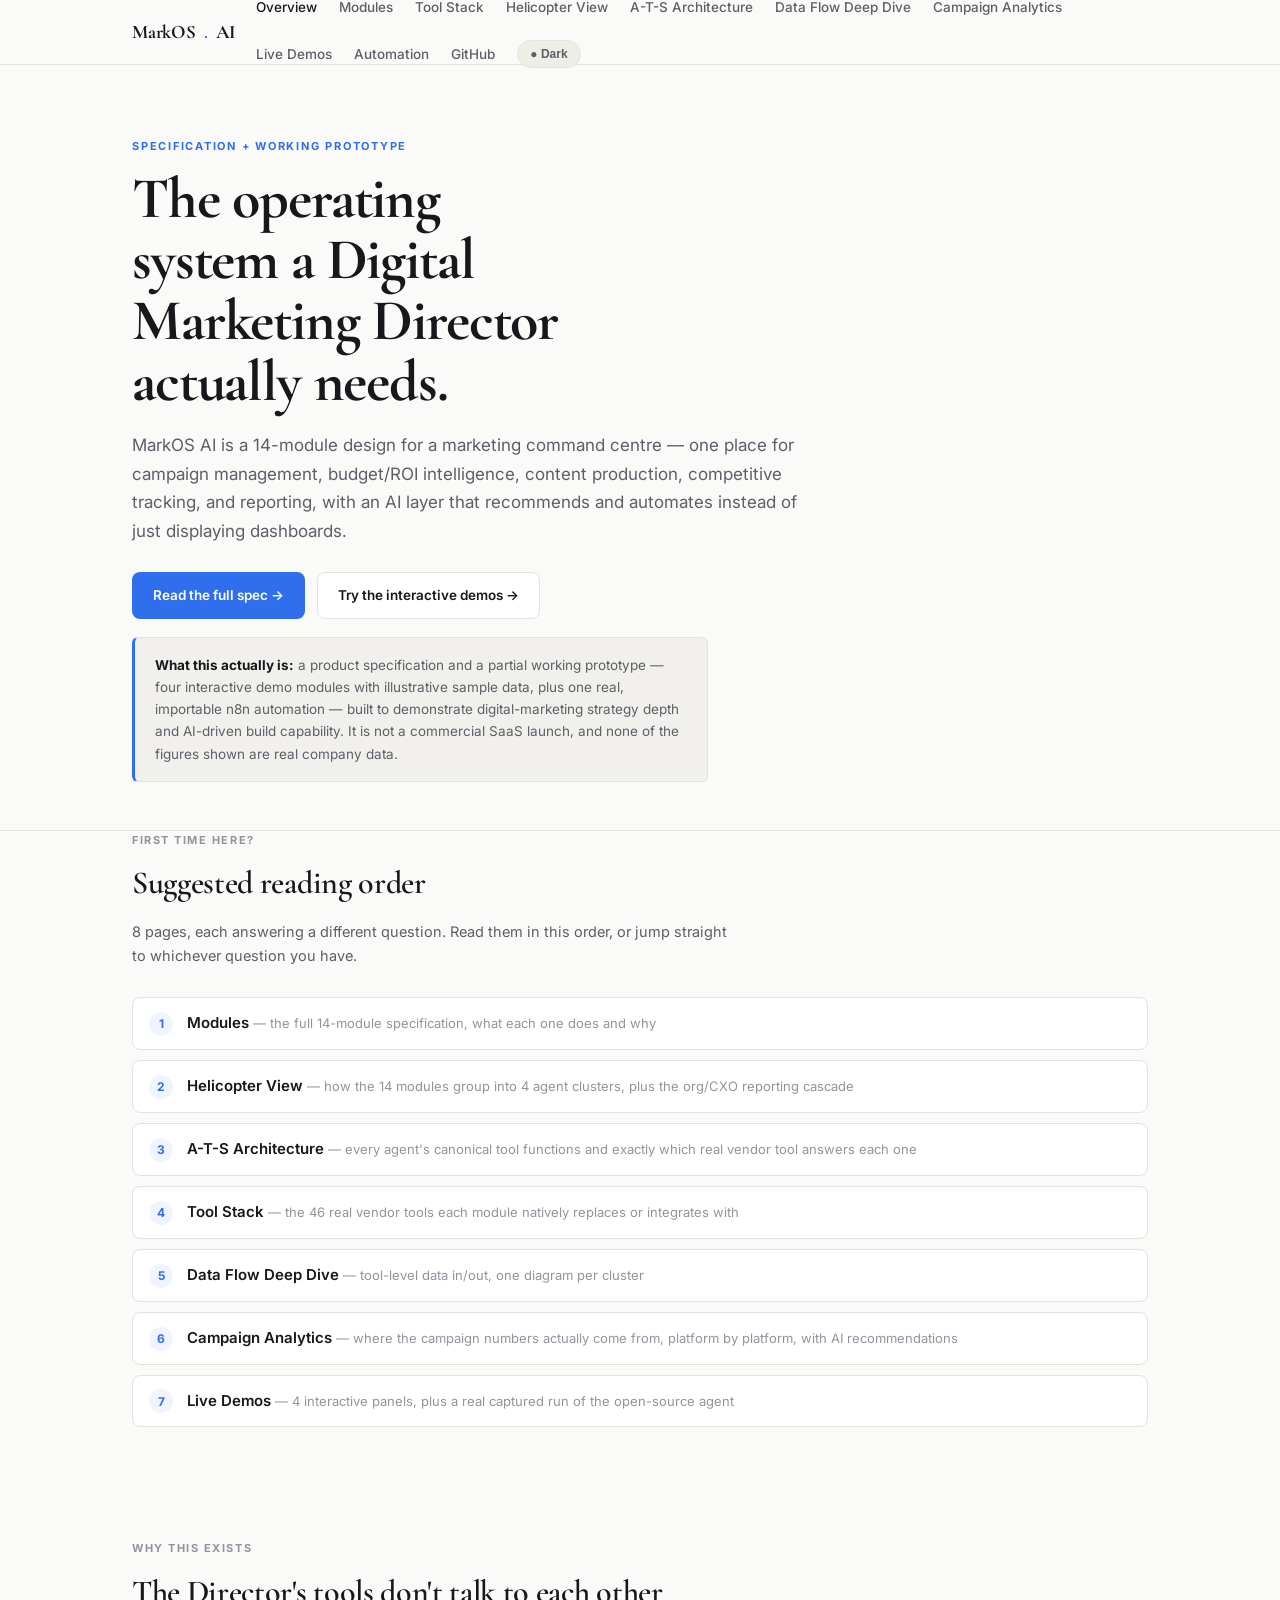
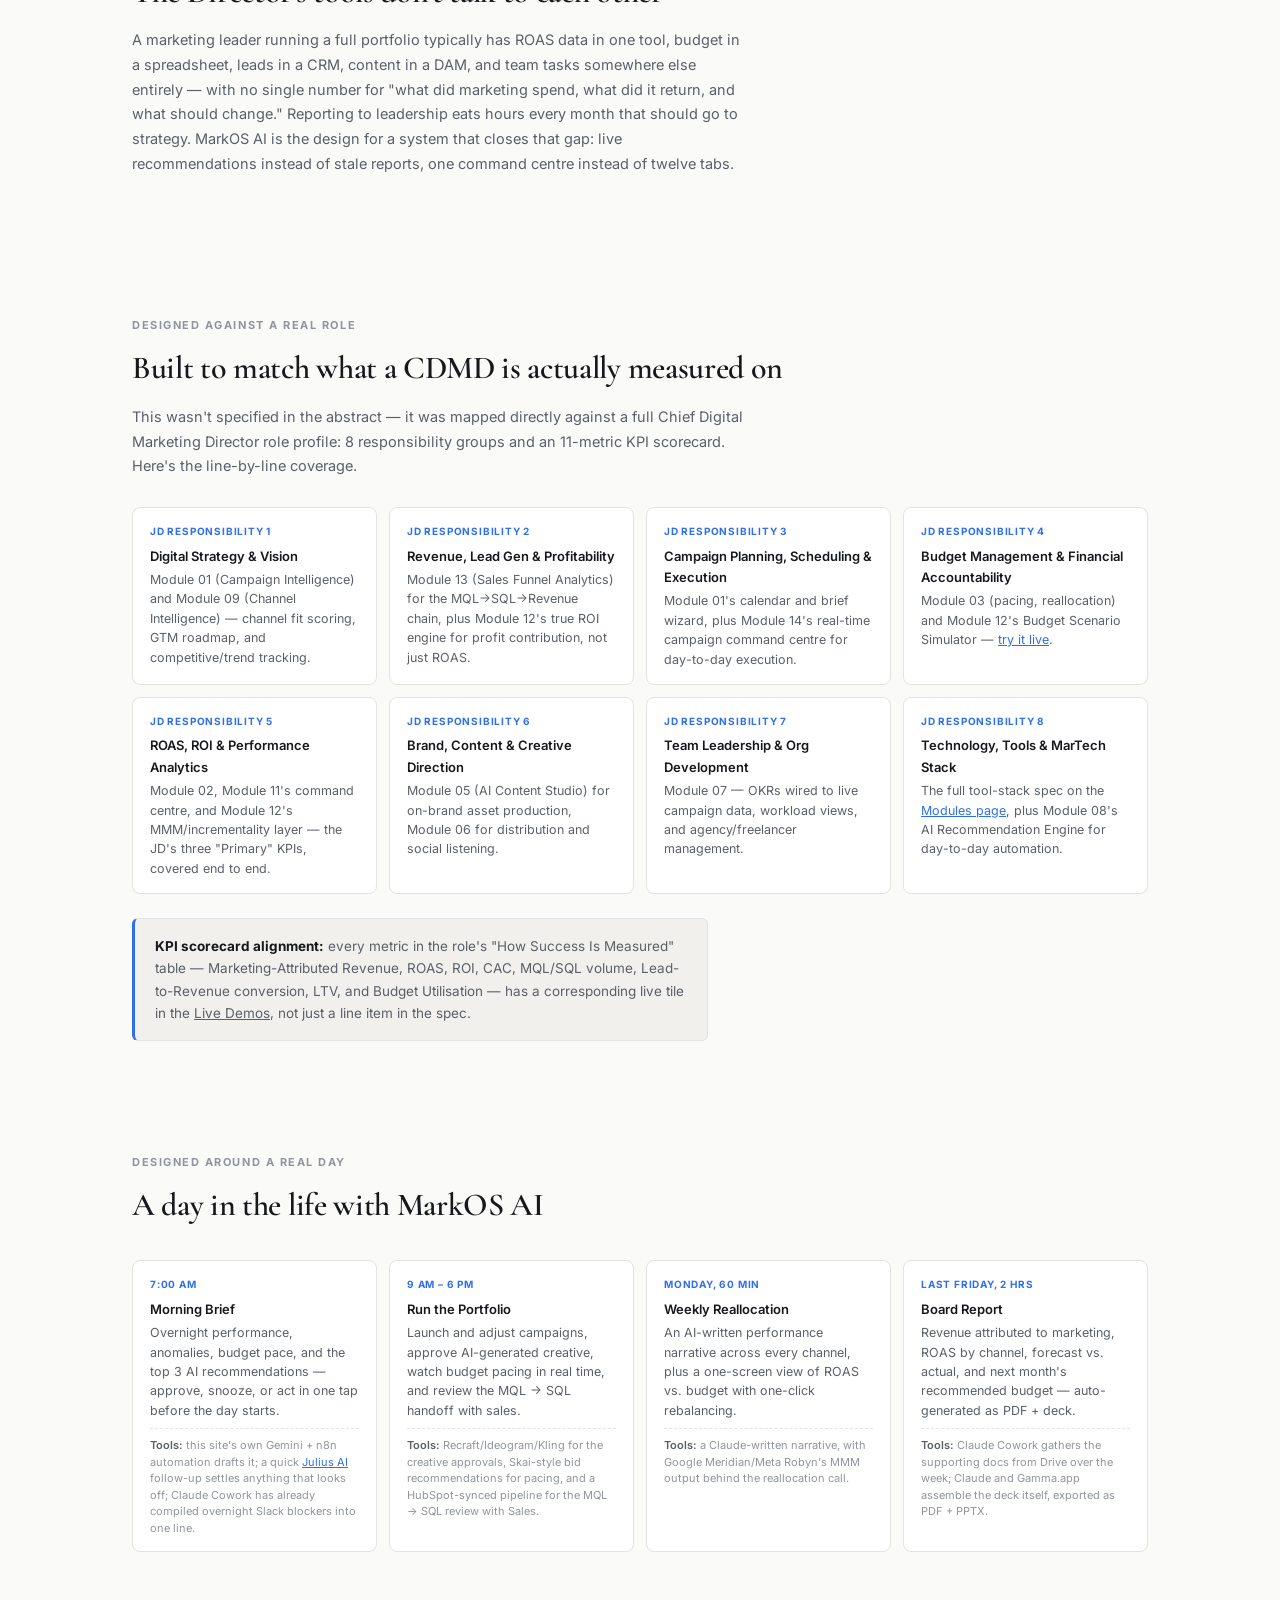
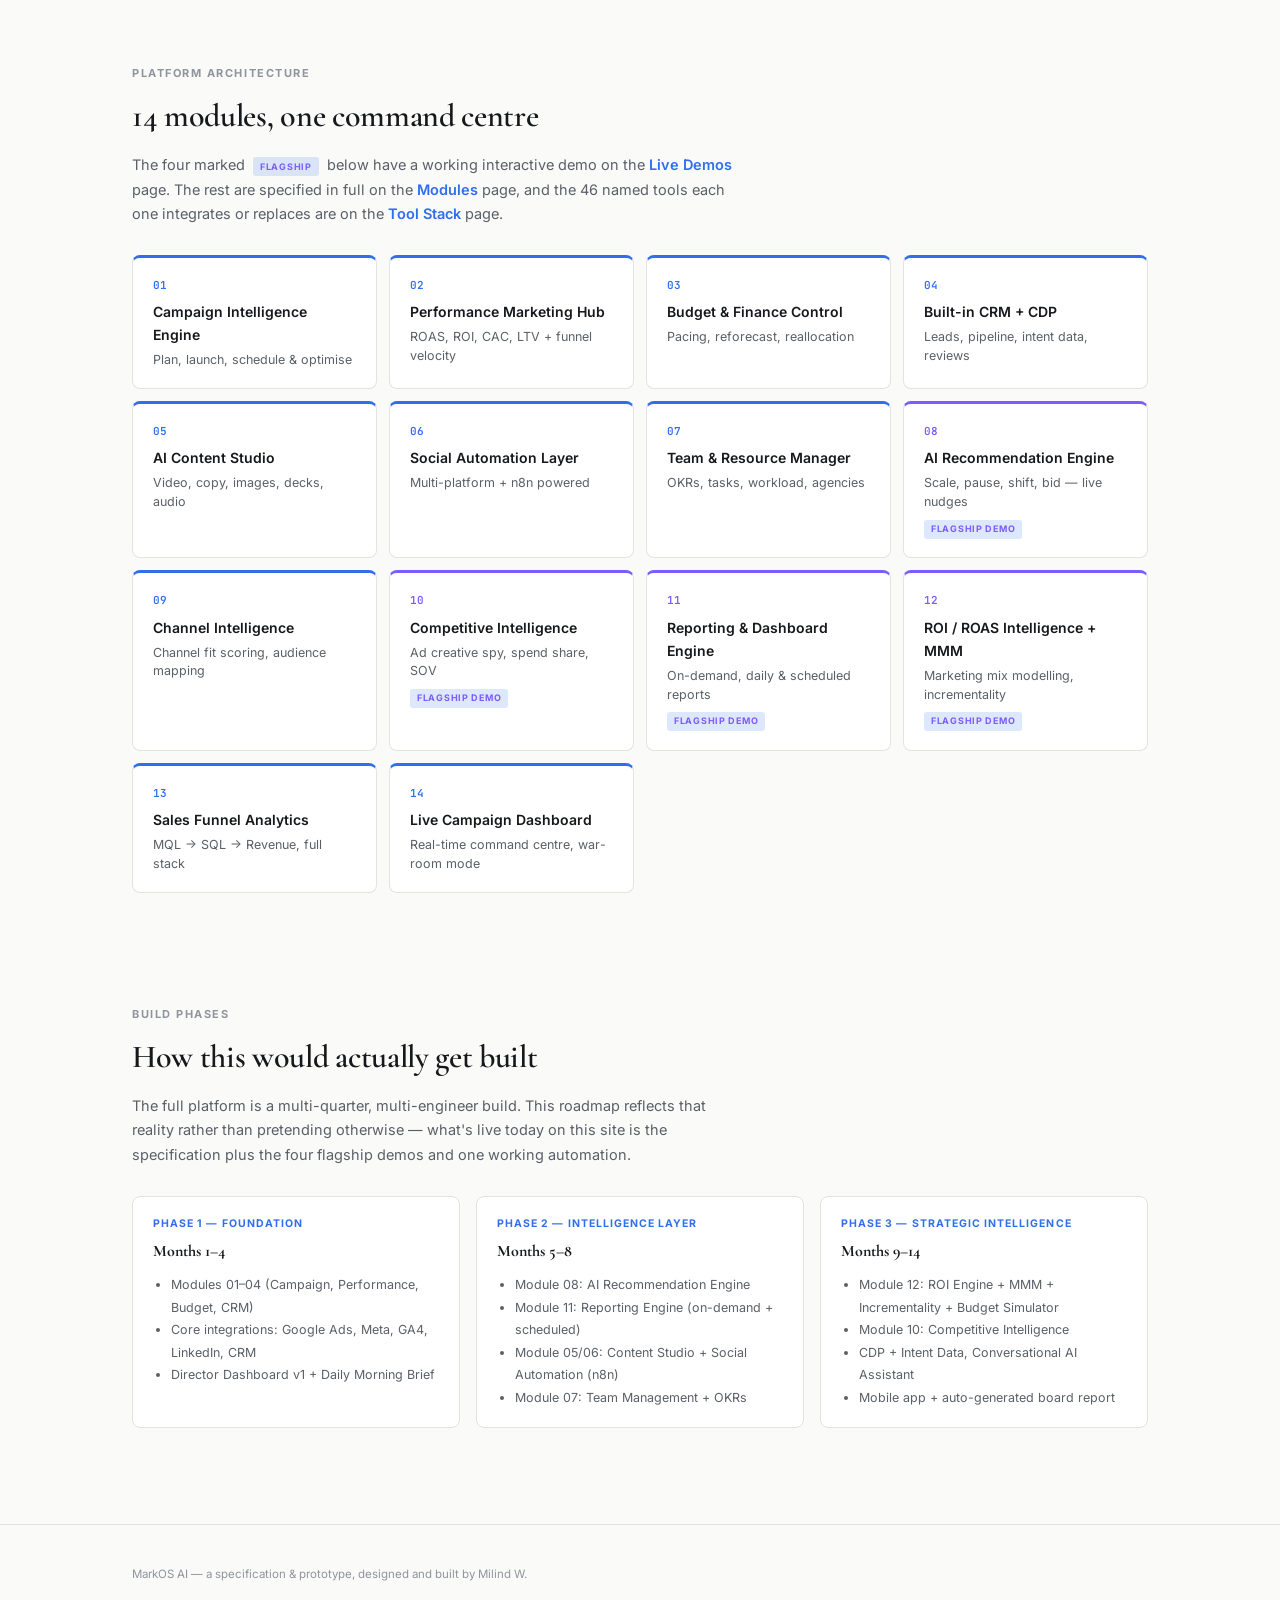
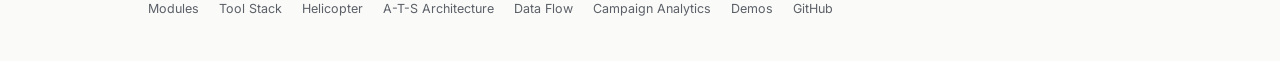
<file: index.html>
<!doctype html>
<html lang="en">
<head>
<meta charset="UTF-8">
<meta name="viewport" content="width=device-width, initial-scale=1.0">
<title>MarkOS AI — A Digital Marketing Operating System, Designed &amp; Prototyped</title>
<meta name="description" content="A 14-module specification and working prototype for an AI-native digital marketing operating system — designed to demonstrate strategy depth and AI-build capability.">
<link rel="stylesheet" href="https://fonts.googleapis.com/css2?family=Cormorant+Garamond:wght@500;600;700&family=Inter:wght@400;500;600;700&family=JetBrains+Mono:wght@400;500&display=swap">
<link rel="stylesheet" href="assets/css/theme.css">
<style>
  .reading-order{list-style:none;display:flex;flex-direction:column;gap:10px;margin-top:18px;counter-reset:ro;}
  .reading-order li{counter-increment:ro;display:flex;align-items:baseline;gap:14px;padding:13px 16px;border:1px solid var(--rule);border-radius:8px;background:var(--surface);}
  .reading-order li::before{content:counter(ro);flex-shrink:0;width:24px;height:24px;border-radius:50%;background:var(--accent-lo);color:var(--accent);font-size:12px;font-weight:700;display:flex;align-items:center;justify-content:center;}
  .reading-order a{font-weight:600;color:var(--text-1);text-decoration:none;}
  .reading-order a:hover{color:var(--accent);}
  .reading-order .ro-desc{color:var(--text-3);font-size:13px;}
</style>
</head>
<body>

<nav class="site-nav">
  <div class="wrap">
    <div class="brand">MarkOS<span class="dot">.</span>AI</div>
    <div class="nav-links">
      <a href="index.html" class="active">Overview</a>
      <a href="modules.html">Modules</a>
      <a href="tools.html">Tool Stack</a>
      <a href="helicopter.html">Helicopter View</a>
      <a href="ats-architecture.html">A-T-S Architecture</a>
      <a href="data-flow.html">Data Flow Deep Dive</a>
      <a href="campaign-analytics.html">Campaign Analytics</a>
      <a href="demos.html">Live Demos</a>
      <a href="automation/SETUP_GUIDE.md" target="_blank">Automation</a>
      <a href="https://github.com/Milindw1612/markos-ai" target="_blank">GitHub</a>
      <button class="theme-toggle">● Dark</button>
    </div>
  </div>
</nav>

<header class="hero">
  <div class="wrap">
    <div class="eyebrow">Specification + Working Prototype</div>
    <h1>The operating system a Digital Marketing Director actually needs.</h1>
    <p class="lede">MarkOS AI is a 14-module design for a marketing command centre — one place for campaign management, budget/ROI intelligence, content production, competitive tracking, and reporting, with an AI layer that recommends and automates instead of just displaying dashboards.</p>
    <div class="hero-actions">
      <a class="btn btn-primary" href="modules.html">Read the full spec →</a>
      <a class="btn btn-ghost" href="demos.html">Try the interactive demos →</a>
    </div>
    <div class="framing-note">
      <strong>What this actually is:</strong> a product specification and a partial working prototype — four interactive demo modules with illustrative sample data, plus one real, importable n8n automation — built to demonstrate digital-marketing strategy depth and AI-driven build capability. It is not a commercial SaaS launch, and none of the figures shown are real company data.
    </div>
  </div>
</header>

<section class="section" style="padding-top:0;">
  <div class="wrap">
    <div class="section-head">
      <div class="section-eye">First Time Here?</div>
      <h2 class="section-title">Suggested reading order</h2>
      <p class="section-sub">8 pages, each answering a different question. Read them in this order, or jump straight to whichever question you have.</p>
    </div>
    <ol class="reading-order">
      <li><div><a href="modules.html">Modules</a> <span class="ro-desc">— the full 14-module specification, what each one does and why</span></div></li>
      <li><div><a href="helicopter.html">Helicopter View</a> <span class="ro-desc">— how the 14 modules group into 4 agent clusters, plus the org/CXO reporting cascade</span></div></li>
      <li><div><a href="ats-architecture.html">A-T-S Architecture</a> <span class="ro-desc">— every agent's canonical tool functions and exactly which real vendor tool answers each one</span></div></li>
      <li><div><a href="tools.html">Tool Stack</a> <span class="ro-desc">— the 46 real vendor tools each module natively replaces or integrates with</span></div></li>
      <li><div><a href="data-flow.html">Data Flow Deep Dive</a> <span class="ro-desc">— tool-level data in/out, one diagram per cluster</span></div></li>
      <li><div><a href="campaign-analytics.html">Campaign Analytics</a> <span class="ro-desc">— where the campaign numbers actually come from, platform by platform, with AI recommendations</span></div></li>
      <li><div><a href="demos.html">Live Demos</a> <span class="ro-desc">— 4 interactive panels, plus a real captured run of the open-source agent</span></div></li>
    </ol>
  </div>
</section>

<section class="section" id="why">
  <div class="wrap">
    <div class="section-head">
      <div class="section-eye">Why This Exists</div>
      <h2 class="section-title">The Director's tools don't talk to each other</h2>
      <p class="section-sub">A marketing leader running a full portfolio typically has ROAS data in one tool, budget in a spreadsheet, leads in a CRM, content in a DAM, and team tasks somewhere else entirely — with no single number for "what did marketing spend, what did it return, and what should change." Reporting to leadership eats hours every month that should go to strategy. MarkOS AI is the design for a system that closes that gap: live recommendations instead of stale reports, one command centre instead of twelve tabs.</p>
    </div>
  </div>
</section>

<section class="section" id="jd-mapping">
  <div class="wrap">
    <div class="section-head">
      <div class="section-eye">Designed Against a Real Role</div>
      <h2 class="section-title">Built to match what a CDMD is actually measured on</h2>
      <p class="section-sub">This wasn't specified in the abstract — it was mapped directly against a full Chief Digital Marketing Director role profile: 8 responsibility groups and an 11-metric KPI scorecard. Here's the line-by-line coverage.</p>
    </div>
    <div class="card-grid">
      <div class="tool-card">
        <div class="tool-cat">JD Responsibility 1</div>
        <div class="tool-name">Digital Strategy &amp; Vision</div>
        <div class="tool-desc">Module 01 (Campaign Intelligence) and Module 09 (Channel Intelligence) — channel fit scoring, GTM roadmap, and competitive/trend tracking.</div>
      </div>
      <div class="tool-card">
        <div class="tool-cat">JD Responsibility 2</div>
        <div class="tool-name">Revenue, Lead Gen &amp; Profitability</div>
        <div class="tool-desc">Module 13 (Sales Funnel Analytics) for the MQL→SQL→Revenue chain, plus Module 12's true ROI engine for profit contribution, not just ROAS.</div>
      </div>
      <div class="tool-card">
        <div class="tool-cat">JD Responsibility 3</div>
        <div class="tool-name">Campaign Planning, Scheduling &amp; Execution</div>
        <div class="tool-desc">Module 01's calendar and brief wizard, plus Module 14's real-time campaign command centre for day-to-day execution.</div>
      </div>
      <div class="tool-card">
        <div class="tool-cat">JD Responsibility 4</div>
        <div class="tool-name">Budget Management &amp; Financial Accountability</div>
        <div class="tool-desc">Module 03 (pacing, reallocation) and Module 12's Budget Scenario Simulator — <a href="demos.html#roi" style="color:var(--accent);">try it live</a>.</div>
      </div>
      <div class="tool-card">
        <div class="tool-cat">JD Responsibility 5</div>
        <div class="tool-name">ROAS, ROI &amp; Performance Analytics</div>
        <div class="tool-desc">Module 02, Module 11's command centre, and Module 12's MMM/incrementality layer — the JD's three "Primary" KPIs, covered end to end.</div>
      </div>
      <div class="tool-card">
        <div class="tool-cat">JD Responsibility 6</div>
        <div class="tool-name">Brand, Content &amp; Creative Direction</div>
        <div class="tool-desc">Module 05 (AI Content Studio) for on-brand asset production, Module 06 for distribution and social listening.</div>
      </div>
      <div class="tool-card">
        <div class="tool-cat">JD Responsibility 7</div>
        <div class="tool-name">Team Leadership &amp; Org Development</div>
        <div class="tool-desc">Module 07 — OKRs wired to live campaign data, workload views, and agency/freelancer management.</div>
      </div>
      <div class="tool-card">
        <div class="tool-cat">JD Responsibility 8</div>
        <div class="tool-name">Technology, Tools &amp; MarTech Stack</div>
        <div class="tool-desc">The full tool-stack spec on the <a href="modules.html" style="color:var(--accent);">Modules page</a>, plus Module 08's AI Recommendation Engine for day-to-day automation.</div>
      </div>
    </div>
    <div class="framing-note" style="margin-top:24px;">
      <strong>KPI scorecard alignment:</strong> every metric in the role's "How Success Is Measured" table — Marketing-Attributed Revenue, ROAS, ROI, CAC, MQL/SQL volume, Lead-to-Revenue conversion, LTV, and Budget Utilisation — has a corresponding live tile in the <a href="demos.html">Live Demos</a>, not just a line item in the spec.
    </div>
  </div>
</section>

<section class="section" id="daily">
  <div class="wrap">
    <div class="section-head">
      <div class="section-eye">Designed Around a Real Day</div>
      <h2 class="section-title">A day in the life with MarkOS AI</h2>
    </div>
    <div class="card-grid">
      <div class="tool-card">
        <div class="tool-cat">7:00 AM</div>
        <div class="tool-name">Morning Brief</div>
        <div class="tool-desc">Overnight performance, anomalies, budget pace, and the top 3 AI recommendations — approve, snooze, or act in one tap before the day starts.</div>
        <div class="tool-use"><strong>Tools:</strong> this site's own Gemini + n8n automation drafts it; a quick <a href="tools.html" style="color:var(--accent);">Julius AI</a> follow-up settles anything that looks off; Claude Cowork has already compiled overnight Slack blockers into one line.</div>
      </div>
      <div class="tool-card">
        <div class="tool-cat">9 AM – 6 PM</div>
        <div class="tool-name">Run the Portfolio</div>
        <div class="tool-desc">Launch and adjust campaigns, approve AI-generated creative, watch budget pacing in real time, and review the MQL → SQL handoff with sales.</div>
        <div class="tool-use"><strong>Tools:</strong> Recraft/Ideogram/Kling for the creative approvals, Skai-style bid recommendations for pacing, and a HubSpot-synced pipeline for the MQL → SQL review with Sales.</div>
      </div>
      <div class="tool-card">
        <div class="tool-cat">Monday, 60 min</div>
        <div class="tool-name">Weekly Reallocation</div>
        <div class="tool-desc">An AI-written performance narrative across every channel, plus a one-screen view of ROAS vs. budget with one-click rebalancing.</div>
        <div class="tool-use"><strong>Tools:</strong> a Claude-written narrative, with Google Meridian/Meta Robyn's MMM output behind the reallocation call.</div>
      </div>
      <div class="tool-card">
        <div class="tool-cat">Last Friday, 2 hrs</div>
        <div class="tool-name">Board Report</div>
        <div class="tool-desc">Revenue attributed to marketing, ROAS by channel, forecast vs. actual, and next month's recommended budget — auto-generated as PDF + deck.</div>
        <div class="tool-use"><strong>Tools:</strong> Claude Cowork gathers the supporting docs from Drive over the week; Claude and Gamma.app assemble the deck itself, exported as PDF + PPTX.</div>
      </div>
    </div>
  </div>
</section>

<section class="section" id="modules">
  <div class="wrap">
    <div class="section-head">
      <div class="section-eye">Platform Architecture</div>
      <h2 class="section-title">14 modules, one command centre</h2>
      <p class="section-sub">The four marked <span class="badge" style="margin:0 4px;">flagship</span> below have a working interactive demo on the <a href="demos.html" style="color:var(--accent);text-decoration:none;font-weight:600;">Live Demos</a> page. The rest are specified in full on the <a href="modules.html" style="color:var(--accent);text-decoration:none;font-weight:600;">Modules</a> page, and the 46 named tools each one integrates or replaces are on the <a href="tools.html" style="color:var(--accent);text-decoration:none;font-weight:600;">Tool Stack</a> page.</p>
    </div>
    <div class="module-grid">
      <a class="module-card" href="modules.html#m01"><div class="module-num">01</div><div class="module-name">Campaign Intelligence Engine</div><div class="module-cap">Plan, launch, schedule &amp; optimise</div></a>
      <a class="module-card" href="modules.html#m02"><div class="module-num">02</div><div class="module-name">Performance Marketing Hub</div><div class="module-cap">ROAS, ROI, CAC, LTV + funnel velocity</div></a>
      <a class="module-card" href="modules.html#m03"><div class="module-num">03</div><div class="module-name">Budget &amp; Finance Control</div><div class="module-cap">Pacing, reforecast, reallocation</div></a>
      <a class="module-card" href="modules.html#m04"><div class="module-num">04</div><div class="module-name">Built-in CRM + CDP</div><div class="module-cap">Leads, pipeline, intent data, reviews</div></a>
      <a class="module-card" href="modules.html#m05"><div class="module-num">05</div><div class="module-name">AI Content Studio</div><div class="module-cap">Video, copy, images, decks, audio</div></a>
      <a class="module-card" href="modules.html#m06"><div class="module-num">06</div><div class="module-name">Social Automation Layer</div><div class="module-cap">Multi-platform + n8n powered</div></a>
      <a class="module-card" href="modules.html#m07"><div class="module-num">07</div><div class="module-name">Team &amp; Resource Manager</div><div class="module-cap">OKRs, tasks, workload, agencies</div></a>
      <a class="module-card flagship" href="demos.html#recommendations"><div class="module-num">08</div><div class="module-name">AI Recommendation Engine</div><div class="module-cap">Scale, pause, shift, bid — live nudges</div><span class="badge">Flagship demo</span></a>
      <a class="module-card" href="modules.html#m09"><div class="module-num">09</div><div class="module-name">Channel Intelligence</div><div class="module-cap">Channel fit scoring, audience mapping</div></a>
      <a class="module-card flagship" href="demos.html#competitive"><div class="module-num">10</div><div class="module-name">Competitive Intelligence</div><div class="module-cap">Ad creative spy, spend share, SOV</div><span class="badge">Flagship demo</span></a>
      <a class="module-card flagship" href="demos.html#dashboard"><div class="module-num">11</div><div class="module-name">Reporting &amp; Dashboard Engine</div><div class="module-cap">On-demand, daily &amp; scheduled reports</div><span class="badge">Flagship demo</span></a>
      <a class="module-card flagship" href="demos.html#roi"><div class="module-num">12</div><div class="module-name">ROI / ROAS Intelligence + MMM</div><div class="module-cap">Marketing mix modelling, incrementality</div><span class="badge">Flagship demo</span></a>
      <a class="module-card" href="modules.html#m13"><div class="module-num">13</div><div class="module-name">Sales Funnel Analytics</div><div class="module-cap">MQL → SQL → Revenue, full stack</div></a>
      <a class="module-card" href="modules.html#m14"><div class="module-num">14</div><div class="module-name">Live Campaign Dashboard</div><div class="module-cap">Real-time command centre, war-room mode</div></a>
    </div>
  </div>
</section>

<section class="section" id="roadmap">
  <div class="wrap">
    <div class="section-head">
      <div class="section-eye">Build Phases</div>
      <h2 class="section-title">How this would actually get built</h2>
      <p class="section-sub">The full platform is a multi-quarter, multi-engineer build. This roadmap reflects that reality rather than pretending otherwise — what's live today on this site is the specification plus the four flagship demos and one working automation.</p>
    </div>
    <div class="roadmap">
      <div class="phase-card">
        <div class="phase-eye">Phase 1 — Foundation</div>
        <h4>Months 1–4</h4>
        <ul>
          <li>Modules 01–04 (Campaign, Performance, Budget, CRM)</li>
          <li>Core integrations: Google Ads, Meta, GA4, LinkedIn, CRM</li>
          <li>Director Dashboard v1 + Daily Morning Brief</li>
        </ul>
      </div>
      <div class="phase-card">
        <div class="phase-eye">Phase 2 — Intelligence Layer</div>
        <h4>Months 5–8</h4>
        <ul>
          <li>Module 08: AI Recommendation Engine</li>
          <li>Module 11: Reporting Engine (on-demand + scheduled)</li>
          <li>Module 05/06: Content Studio + Social Automation (n8n)</li>
          <li>Module 07: Team Management + OKRs</li>
        </ul>
      </div>
      <div class="phase-card">
        <div class="phase-eye">Phase 3 — Strategic Intelligence</div>
        <h4>Months 9–14</h4>
        <ul>
          <li>Module 12: ROI Engine + MMM + Incrementality + Budget Simulator</li>
          <li>Module 10: Competitive Intelligence</li>
          <li>CDP + Intent Data, Conversational AI Assistant</li>
          <li>Mobile app + auto-generated board report</li>
        </ul>
      </div>
    </div>
  </div>
</section>

<footer class="site-footer">
  <div class="wrap">
    <div class="footer-note">MarkOS AI — a specification &amp; prototype, designed and built by Milind W.</div>
    <div class="footer-links">
      <a href="modules.html">Modules</a>
      <a href="tools.html">Tool Stack</a>
      <a href="helicopter.html">Helicopter</a>
      <a href="ats-architecture.html">A-T-S Architecture</a>
      <a href="data-flow.html">Data Flow</a>
      <a href="campaign-analytics.html">Campaign Analytics</a>
      <a href="demos.html">Demos</a>
      <a href="https://github.com/Milindw1612/markos-ai" target="_blank">GitHub</a>
    </div>
  </div>
</footer>

<script src="assets/js/theme.js"></script>
</body>
</html>
</file>
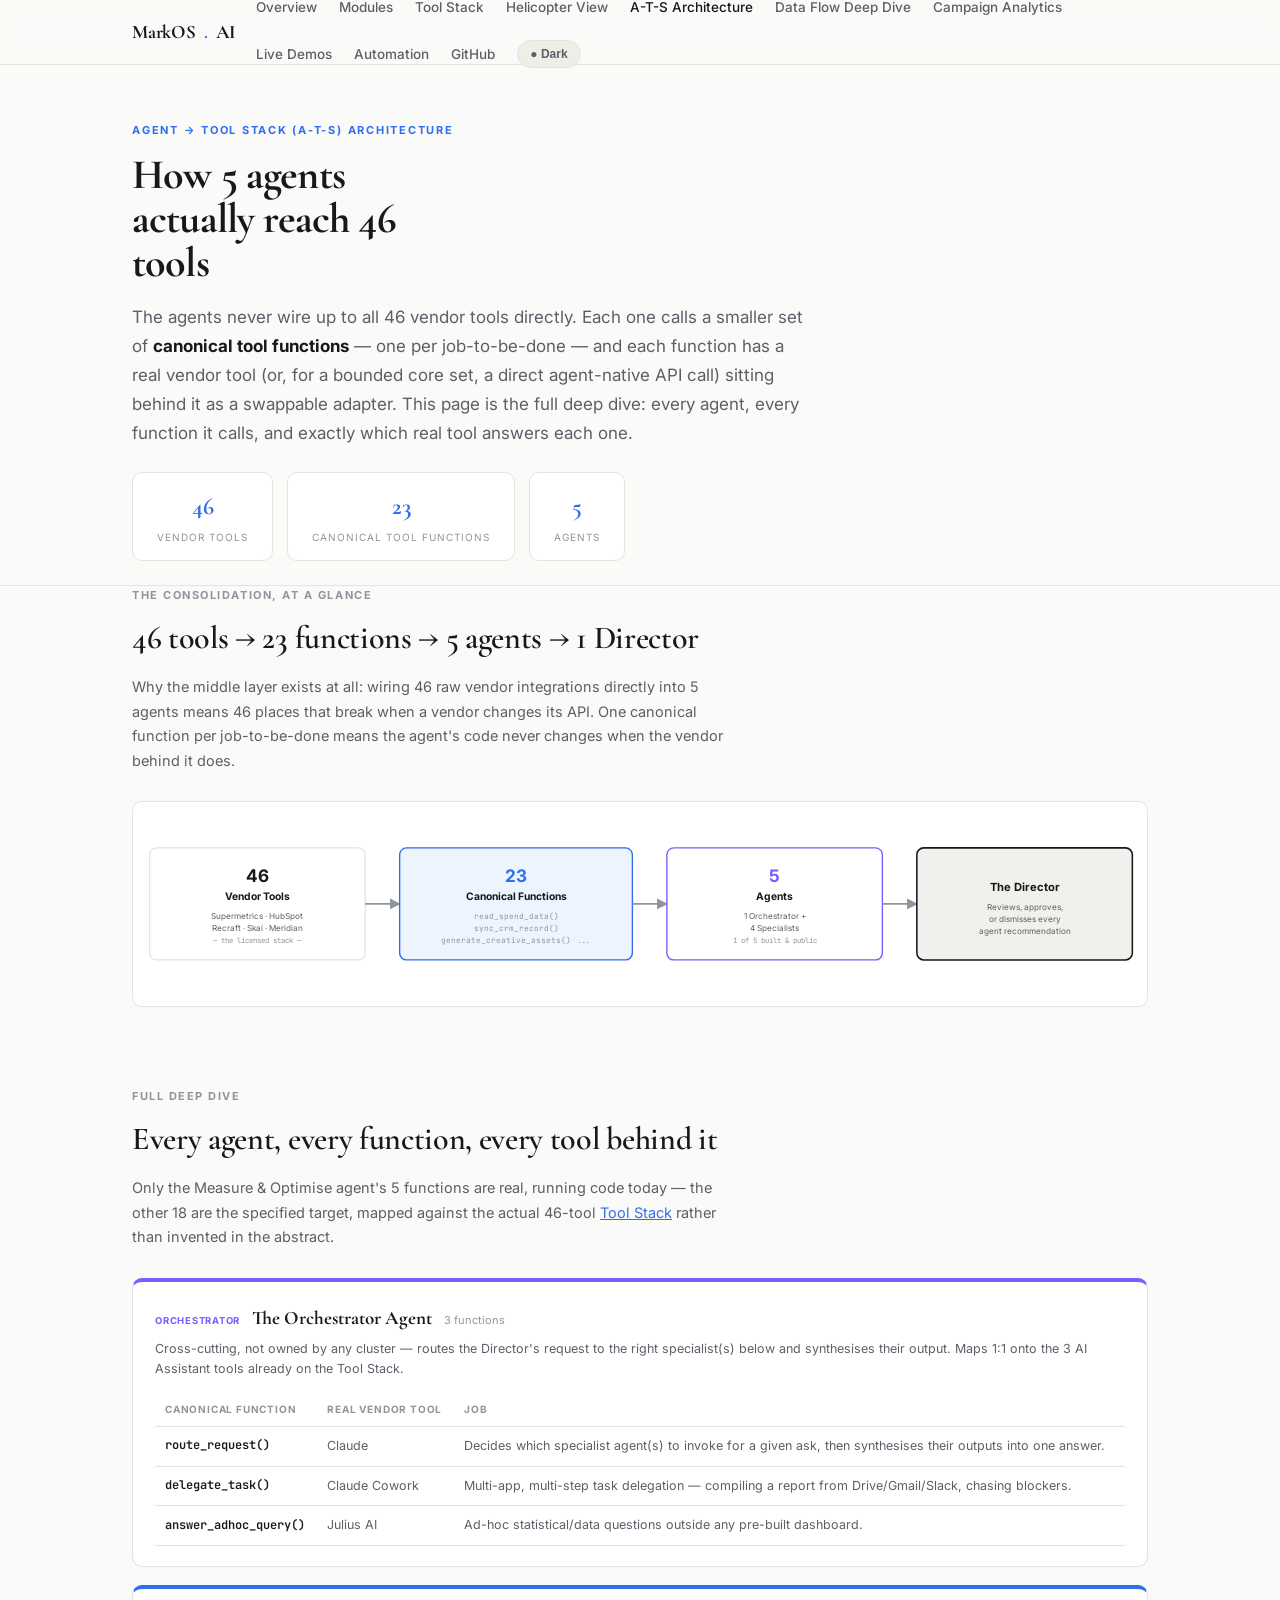
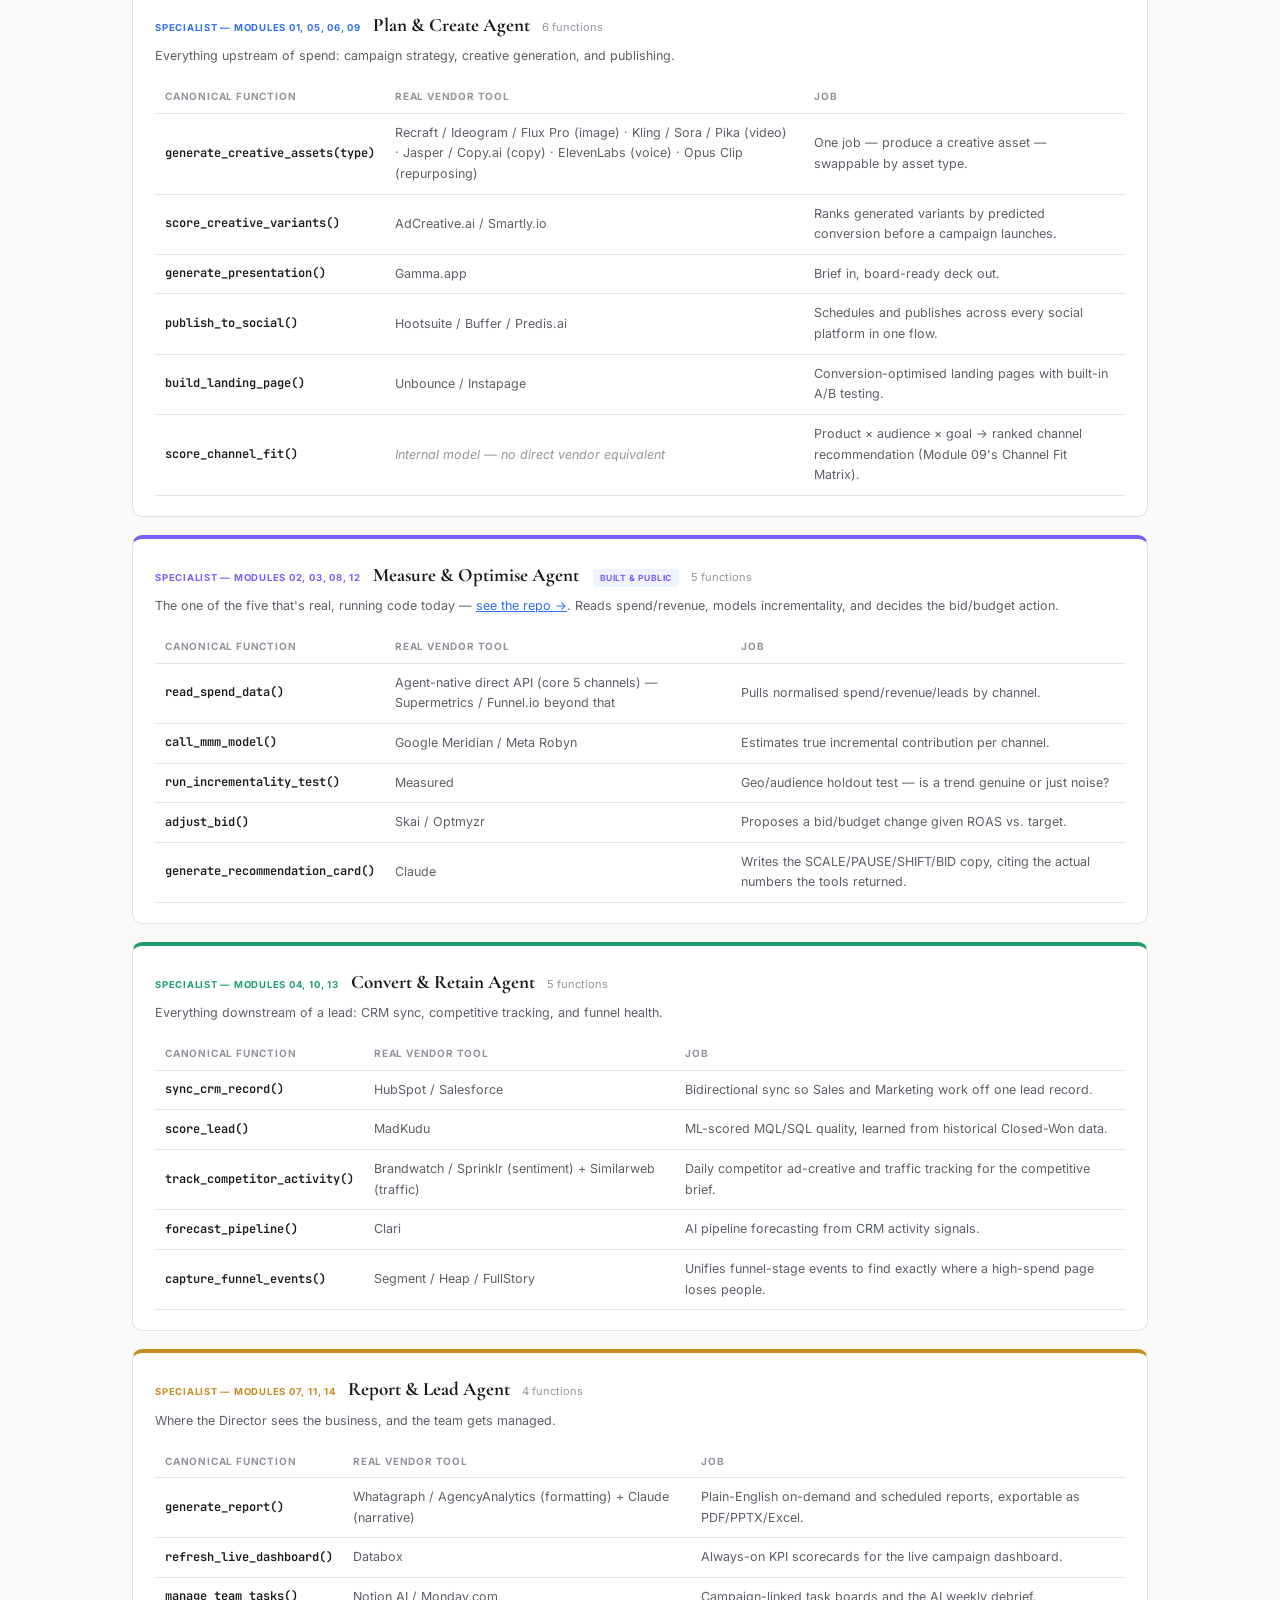
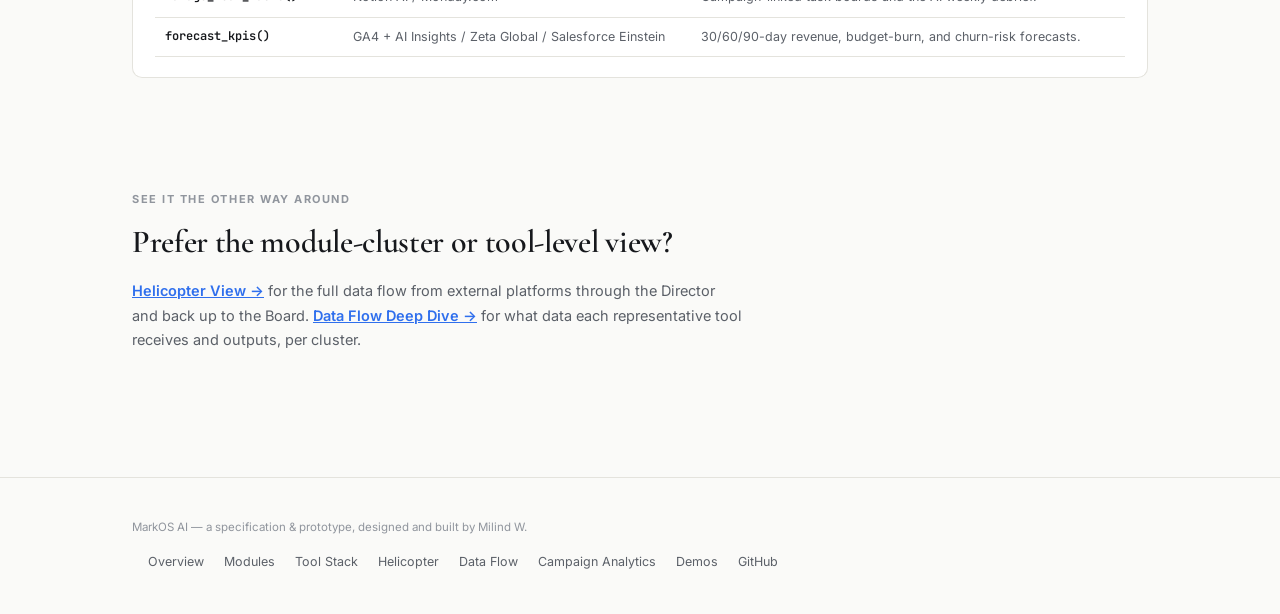
<file: ats-architecture.html>
<!doctype html>
<html lang="en">
<head>
<meta charset="UTF-8">
<meta name="viewport" content="width=device-width, initial-scale=1.0">
<title>MarkOS AI — A-T-S Architecture</title>
<meta name="description" content="Agent To Stack Architecture: how MarkOS AI's 5 agents reach the 46-tool stack through a smaller layer of ~23 canonical tool functions, one per job-to-be-done.">
<link rel="stylesheet" href="https://fonts.googleapis.com/css2?family=Cormorant+Garamond:wght@500;600;700&family=Inter:wght@400;500;600;700&family=JetBrains+Mono:wght@400;500&display=swap">
<link rel="stylesheet" href="assets/css/theme.css">
<style>
  .kpi-row{display:flex;flex-wrap:wrap;gap:14px;margin-top:24px;}
  .kpi{background:var(--surface);border:1px solid var(--rule);border-radius:10px;padding:14px 24px;text-align:center;}
  .kpi-val{font-family:var(--serif);font-size:24px;font-weight:700;color:var(--accent);}
  .kpi-lbl{font-size:10px;color:var(--text-3);letter-spacing:0.1em;text-transform:uppercase;margin-top:3px;}

  .diagram-frame{background:var(--surface);border:1px solid var(--rule);border-radius:10px;padding:20px 8px;overflow-x:auto;margin:24px 0;}
  .diagram-frame svg{display:block;margin:0 auto;min-width:1000px;}
  .node-box{fill:var(--surface);}
  .node-title{font-family:var(--sans);font-weight:700;fill:var(--text-1);}
  .node-sub{font-family:var(--sans);fill:var(--text-2);}
  .node-mono{font-family:var(--mono);fill:var(--text-3);}
  .edge{stroke:var(--text-3);fill:none;}

  .agent-section{background:var(--surface);border:1px solid var(--rule);border-top:4px solid var(--agent-color,var(--accent));border-radius:10px;padding:20px 22px;margin-top:18px;}
  .agent-section-head{display:flex;align-items:baseline;gap:12px;flex-wrap:wrap;margin-bottom:4px;}
  .agent-section-role{font-size:9.5px;font-weight:700;letter-spacing:0.08em;text-transform:uppercase;color:var(--agent-color,var(--accent));}
  .agent-section-name{font-family:var(--serif);font-weight:700;font-size:19px;color:var(--text-1);}
  .agent-section-count{font-size:11px;color:var(--text-3);}
  .agent-built{display:inline-block;font-size:8.5px;font-weight:700;letter-spacing:0.06em;text-transform:uppercase;padding:2px 7px;border-radius:3px;background:var(--accent-lo);color:var(--agent-color,var(--accent));margin-left:2px;}
  .agent-section-desc{font-size:12.5px;color:var(--text-2);margin:6px 0 14px;line-height:1.6;}
  .fn-name{font-family:var(--mono);font-size:12px;color:var(--text-1);font-weight:600;}
</style>
</head>
<body>

<nav class="site-nav">
  <div class="wrap">
    <div class="brand">MarkOS<span class="dot">.</span>AI</div>
    <div class="nav-links">
      <a href="index.html">Overview</a>
      <a href="modules.html">Modules</a>
      <a href="tools.html">Tool Stack</a>
      <a href="helicopter.html">Helicopter View</a>
      <a href="ats-architecture.html" class="active">A-T-S Architecture</a>
      <a href="data-flow.html">Data Flow Deep Dive</a>
      <a href="campaign-analytics.html">Campaign Analytics</a>
      <a href="demos.html">Live Demos</a>
      <a href="automation/SETUP_GUIDE.md" target="_blank">Automation</a>
      <a href="https://github.com/Milindw1612/markos-ai" target="_blank">GitHub</a>
      <button class="theme-toggle">● Dark</button>
    </div>
  </div>
</nav>

<header class="hero" style="padding:56px 0 24px;">
  <div class="wrap">
    <div class="eyebrow">Agent → Tool Stack (A-T-S) Architecture</div>
    <h1 style="font-size:clamp(28px,4.5vw,42px);">How 5 agents actually reach 46 tools</h1>
    <p class="lede">The agents never wire up to all 46 vendor tools directly. Each one calls a smaller set of <strong style="color:var(--text-1);">canonical tool functions</strong> — one per job-to-be-done — and each function has a real vendor tool (or, for a bounded core set, a direct agent-native API call) sitting behind it as a swappable adapter. This page is the full deep dive: every agent, every function it calls, and exactly which real tool answers each one.</p>
    <div class="kpi-row">
      <div class="kpi"><div class="kpi-val">46</div><div class="kpi-lbl">Vendor Tools</div></div>
      <div class="kpi"><div class="kpi-val">23</div><div class="kpi-lbl">Canonical Tool Functions</div></div>
      <div class="kpi"><div class="kpi-val">5</div><div class="kpi-lbl">Agents</div></div>
    </div>
  </div>
</header>

<div class="wrap">

<section class="section" style="padding-top:0;">
  <div class="section-head">
    <div class="section-eye">The Consolidation, At a Glance</div>
    <h2 class="section-title">46 tools → 23 functions → 5 agents → 1 Director</h2>
    <p class="section-sub">Why the middle layer exists at all: wiring 46 raw vendor integrations directly into 5 agents means 46 places that break when a vendor changes its API. One canonical function per job-to-be-done means the agent's code never changes when the vendor behind it does.</p>
  </div>
  <div class="diagram-frame">
    <svg viewBox="0 0 1160 190" role="img" aria-label="46 vendor tools feed 23 canonical tool functions, which are called by 5 agents, which report to the Director.">
      <defs><marker id="ats-ar" viewBox="0 0 10 10" refX="9" refY="5" markerWidth="7" markerHeight="7" orient="auto-start-reverse"><path d="M0,0 L10,5 L0,10 z" style="fill:var(--text-3);"/></marker></defs>

      <rect x="10" y="30" width="250" height="130" rx="8" class="node-box" stroke="var(--rule)" stroke-width="1.4"/>
      <text x="135" y="70" text-anchor="middle" class="node-title" font-size="20">46</text>
      <text x="135" y="90" text-anchor="middle" class="node-title" font-size="12">Vendor Tools</text>
      <text x="135" y="112" text-anchor="middle" class="node-sub" font-size="9.5">Supermetrics · HubSpot</text>
      <text x="135" y="126" text-anchor="middle" class="node-sub" font-size="9.5">Recraft · Skai · Meridian</text>
      <text x="135" y="140" text-anchor="middle" class="node-mono" font-size="8.5">— the licensed stack —</text>

      <line x1="260" y1="95" x2="300" y2="95" class="edge" stroke-width="1.8" marker-end="url(#ats-ar)"/>

      <rect x="300" y="30" width="270" height="130" rx="8" fill="var(--accent-lo)" stroke="var(--accent)" stroke-width="1.6"/>
      <text x="435" y="70" text-anchor="middle" font-size="20" font-weight="700" fill="var(--accent)">23</text>
      <text x="435" y="90" text-anchor="middle" class="node-title" font-size="12">Canonical Functions</text>
      <text x="435" y="112" text-anchor="middle" class="node-mono" font-size="9">read_spend_data()</text>
      <text x="435" y="126" text-anchor="middle" class="node-mono" font-size="9">sync_crm_record()</text>
      <text x="435" y="140" text-anchor="middle" class="node-mono" font-size="9">generate_creative_assets() ...</text>

      <line x1="570" y1="95" x2="610" y2="95" class="edge" stroke-width="1.8" marker-end="url(#ats-ar)"/>

      <rect x="610" y="30" width="250" height="130" rx="8" class="node-box" stroke="var(--accent-2)" stroke-width="1.6"/>
      <text x="735" y="70" text-anchor="middle" font-size="20" font-weight="700" fill="var(--accent-2)">5</text>
      <text x="735" y="90" text-anchor="middle" class="node-title" font-size="12">Agents</text>
      <text x="735" y="112" text-anchor="middle" class="node-sub" font-size="9.5">1 Orchestrator +</text>
      <text x="735" y="126" text-anchor="middle" class="node-sub" font-size="9.5">4 Specialists</text>
      <text x="735" y="140" text-anchor="middle" class="node-mono" font-size="8.5">1 of 5 built &amp; public</text>

      <line x1="860" y1="95" x2="900" y2="95" class="edge" stroke-width="1.8" marker-end="url(#ats-ar)"/>

      <rect x="900" y="30" width="250" height="130" rx="8" fill="var(--surface-2)" stroke="var(--text-1)" stroke-width="1.8"/>
      <text x="1025" y="80" text-anchor="middle" font-size="13" font-weight="700" fill="var(--text-1)">The Director</text>
      <text x="1025" y="102" text-anchor="middle" class="node-sub" font-size="9.5">Reviews, approves,</text>
      <text x="1025" y="116" text-anchor="middle" class="node-sub" font-size="9.5">or dismisses every</text>
      <text x="1025" y="130" text-anchor="middle" class="node-sub" font-size="9.5">agent recommendation</text>
    </svg>
  </div>
</section>

<section class="section" style="padding-top:0;">
  <div class="section-head">
    <div class="section-eye">Full Deep Dive</div>
    <h2 class="section-title">Every agent, every function, every tool behind it</h2>
    <p class="section-sub">Only the Measure &amp; Optimise agent's 5 functions are real, running code today — the other 18 are the specified target, mapped against the actual 46-tool <a href="tools.html" style="color:var(--accent);">Tool Stack</a> rather than invented in the abstract.</p>
  </div>

  <div class="agent-section" style="--agent-color:var(--accent-2);">
    <div class="agent-section-head">
      <div class="agent-section-role">Orchestrator</div>
      <div class="agent-section-name">The Orchestrator Agent</div>
      <div class="agent-section-count">3 functions</div>
    </div>
    <div class="agent-section-desc">Cross-cutting, not owned by any cluster — routes the Director's request to the right specialist(s) below and synthesises their output. Maps 1:1 onto the 3 AI Assistant tools already on the Tool Stack.</div>
    <div style="overflow-x:auto;">
      <table class="data-table">
        <thead><tr><th>Canonical Function</th><th>Real Vendor Tool</th><th>Job</th></tr></thead>
        <tbody>
          <tr><td class="fn-name">route_request()</td><td>Claude</td><td>Decides which specialist agent(s) to invoke for a given ask, then synthesises their outputs into one answer.</td></tr>
          <tr><td class="fn-name">delegate_task()</td><td>Claude Cowork</td><td>Multi-app, multi-step task delegation — compiling a report from Drive/Gmail/Slack, chasing blockers.</td></tr>
          <tr><td class="fn-name">answer_adhoc_query()</td><td>Julius AI</td><td>Ad-hoc statistical/data questions outside any pre-built dashboard.</td></tr>
        </tbody>
      </table>
    </div>
  </div>

  <div class="agent-section" style="--agent-color:var(--accent);">
    <div class="agent-section-head">
      <div class="agent-section-role">Specialist — Modules 01, 05, 06, 09</div>
      <div class="agent-section-name">Plan &amp; Create Agent</div>
      <div class="agent-section-count">6 functions</div>
    </div>
    <div class="agent-section-desc">Everything upstream of spend: campaign strategy, creative generation, and publishing.</div>
    <div style="overflow-x:auto;">
      <table class="data-table">
        <thead><tr><th>Canonical Function</th><th>Real Vendor Tool</th><th>Job</th></tr></thead>
        <tbody>
          <tr><td class="fn-name">generate_creative_assets(type)</td><td>Recraft / Ideogram / Flux Pro (image) · Kling / Sora / Pika (video) · Jasper / Copy.ai (copy) · ElevenLabs (voice) · Opus Clip (repurposing)</td><td>One job — produce a creative asset — swappable by asset type.</td></tr>
          <tr><td class="fn-name">score_creative_variants()</td><td>AdCreative.ai / Smartly.io</td><td>Ranks generated variants by predicted conversion before a campaign launches.</td></tr>
          <tr><td class="fn-name">generate_presentation()</td><td>Gamma.app</td><td>Brief in, board-ready deck out.</td></tr>
          <tr><td class="fn-name">publish_to_social()</td><td>Hootsuite / Buffer / Predis.ai</td><td>Schedules and publishes across every social platform in one flow.</td></tr>
          <tr><td class="fn-name">build_landing_page()</td><td>Unbounce / Instapage</td><td>Conversion-optimised landing pages with built-in A/B testing.</td></tr>
          <tr><td class="fn-name">score_channel_fit()</td><td><em style="color:var(--text-3);">Internal model — no direct vendor equivalent</em></td><td>Product × audience × goal → ranked channel recommendation (Module 09's Channel Fit Matrix).</td></tr>
        </tbody>
      </table>
    </div>
  </div>

  <div class="agent-section" style="--agent-color:var(--accent-2);">
    <div class="agent-section-head">
      <div class="agent-section-role">Specialist — Modules 02, 03, 08, 12</div>
      <div class="agent-section-name">Measure &amp; Optimise Agent</div>
      <div class="agent-built">Built &amp; Public</div>
      <div class="agent-section-count">5 functions</div>
    </div>
    <div class="agent-section-desc">The one of the five that's real, running code today — <a href="https://github.com/Milindw1612/markos-ai-agent" style="color:var(--accent);">see the repo →</a>. Reads spend/revenue, models incrementality, and decides the bid/budget action.</div>
    <div style="overflow-x:auto;">
      <table class="data-table">
        <thead><tr><th>Canonical Function</th><th>Real Vendor Tool</th><th>Job</th></tr></thead>
        <tbody>
          <tr><td class="fn-name">read_spend_data()</td><td>Agent-native direct API (core 5 channels) — Supermetrics / Funnel.io beyond that</td><td>Pulls normalised spend/revenue/leads by channel.</td></tr>
          <tr><td class="fn-name">call_mmm_model()</td><td>Google Meridian / Meta Robyn</td><td>Estimates true incremental contribution per channel.</td></tr>
          <tr><td class="fn-name">run_incrementality_test()</td><td>Measured</td><td>Geo/audience holdout test — is a trend genuine or just noise?</td></tr>
          <tr><td class="fn-name">adjust_bid()</td><td>Skai / Optmyzr</td><td>Proposes a bid/budget change given ROAS vs. target.</td></tr>
          <tr><td class="fn-name">generate_recommendation_card()</td><td>Claude</td><td>Writes the SCALE/PAUSE/SHIFT/BID copy, citing the actual numbers the tools returned.</td></tr>
        </tbody>
      </table>
    </div>
  </div>

  <div class="agent-section" style="--agent-color:var(--good);">
    <div class="agent-section-head">
      <div class="agent-section-role">Specialist — Modules 04, 10, 13</div>
      <div class="agent-section-name">Convert &amp; Retain Agent</div>
      <div class="agent-section-count">5 functions</div>
    </div>
    <div class="agent-section-desc">Everything downstream of a lead: CRM sync, competitive tracking, and funnel health.</div>
    <div style="overflow-x:auto;">
      <table class="data-table">
        <thead><tr><th>Canonical Function</th><th>Real Vendor Tool</th><th>Job</th></tr></thead>
        <tbody>
          <tr><td class="fn-name">sync_crm_record()</td><td>HubSpot / Salesforce</td><td>Bidirectional sync so Sales and Marketing work off one lead record.</td></tr>
          <tr><td class="fn-name">score_lead()</td><td>MadKudu</td><td>ML-scored MQL/SQL quality, learned from historical Closed-Won data.</td></tr>
          <tr><td class="fn-name">track_competitor_activity()</td><td>Brandwatch / Sprinklr (sentiment) + Similarweb (traffic)</td><td>Daily competitor ad-creative and traffic tracking for the competitive brief.</td></tr>
          <tr><td class="fn-name">forecast_pipeline()</td><td>Clari</td><td>AI pipeline forecasting from CRM activity signals.</td></tr>
          <tr><td class="fn-name">capture_funnel_events()</td><td>Segment / Heap / FullStory</td><td>Unifies funnel-stage events to find exactly where a high-spend page loses people.</td></tr>
        </tbody>
      </table>
    </div>
  </div>

  <div class="agent-section" style="--agent-color:var(--warn);">
    <div class="agent-section-head">
      <div class="agent-section-role">Specialist — Modules 07, 11, 14</div>
      <div class="agent-section-name">Report &amp; Lead Agent</div>
      <div class="agent-section-count">4 functions</div>
    </div>
    <div class="agent-section-desc">Where the Director sees the business, and the team gets managed.</div>
    <div style="overflow-x:auto;">
      <table class="data-table">
        <thead><tr><th>Canonical Function</th><th>Real Vendor Tool</th><th>Job</th></tr></thead>
        <tbody>
          <tr><td class="fn-name">generate_report()</td><td>Whatagraph / AgencyAnalytics (formatting) + Claude (narrative)</td><td>Plain-English on-demand and scheduled reports, exportable as PDF/PPTX/Excel.</td></tr>
          <tr><td class="fn-name">refresh_live_dashboard()</td><td>Databox</td><td>Always-on KPI scorecards for the live campaign dashboard.</td></tr>
          <tr><td class="fn-name">manage_team_tasks()</td><td>Notion AI / Monday.com</td><td>Campaign-linked task boards and the AI weekly debrief.</td></tr>
          <tr><td class="fn-name">forecast_kpis()</td><td>GA4 + AI Insights / Zeta Global / Salesforce Einstein</td><td>30/60/90-day revenue, budget-burn, and churn-risk forecasts.</td></tr>
        </tbody>
      </table>
    </div>
  </div>
</section>

<section class="section">
  <div class="section-head">
    <div class="section-eye">See It the Other Way Around</div>
    <h2 class="section-title">Prefer the module-cluster or tool-level view?</h2>
    <p class="section-sub"><a href="helicopter.html" style="color:var(--accent);font-weight:600;">Helicopter View →</a> for the full data flow from external platforms through the Director and back up to the Board. <a href="data-flow.html" style="color:var(--accent);font-weight:600;">Data Flow Deep Dive →</a> for what data each representative tool receives and outputs, per cluster.</p>
  </div>
</section>

</div>

<footer class="site-footer">
  <div class="wrap">
    <div class="footer-note">MarkOS AI — a specification &amp; prototype, designed and built by Milind W.</div>
    <div class="footer-links">
      <a href="index.html">Overview</a>
      <a href="modules.html">Modules</a>
      <a href="tools.html">Tool Stack</a>
      <a href="helicopter.html">Helicopter</a>
      <a href="data-flow.html">Data Flow</a>
      <a href="campaign-analytics.html">Campaign Analytics</a>
      <a href="demos.html">Demos</a>
      <a href="https://github.com/Milindw1612/markos-ai" target="_blank">GitHub</a>
    </div>
  </div>
</footer>

<script src="assets/js/theme.js"></script>
</body>
</html>
</file>
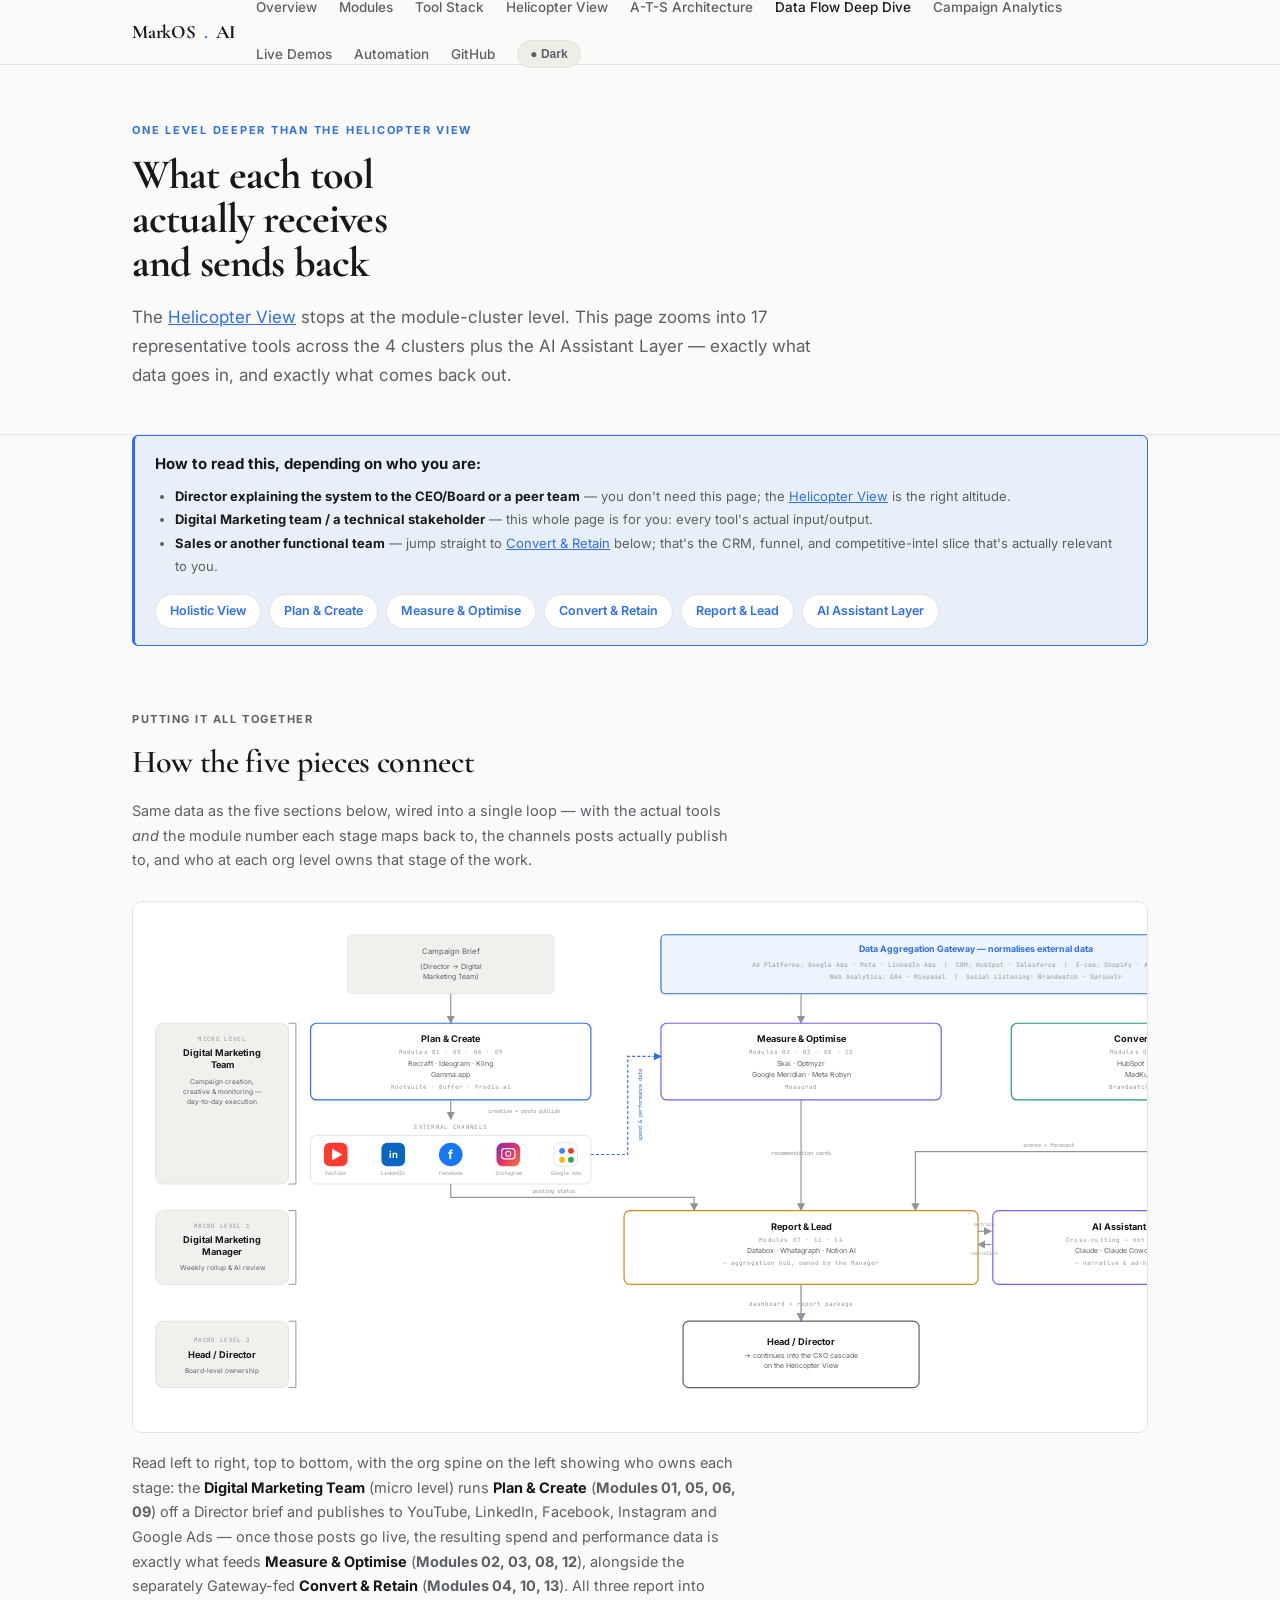
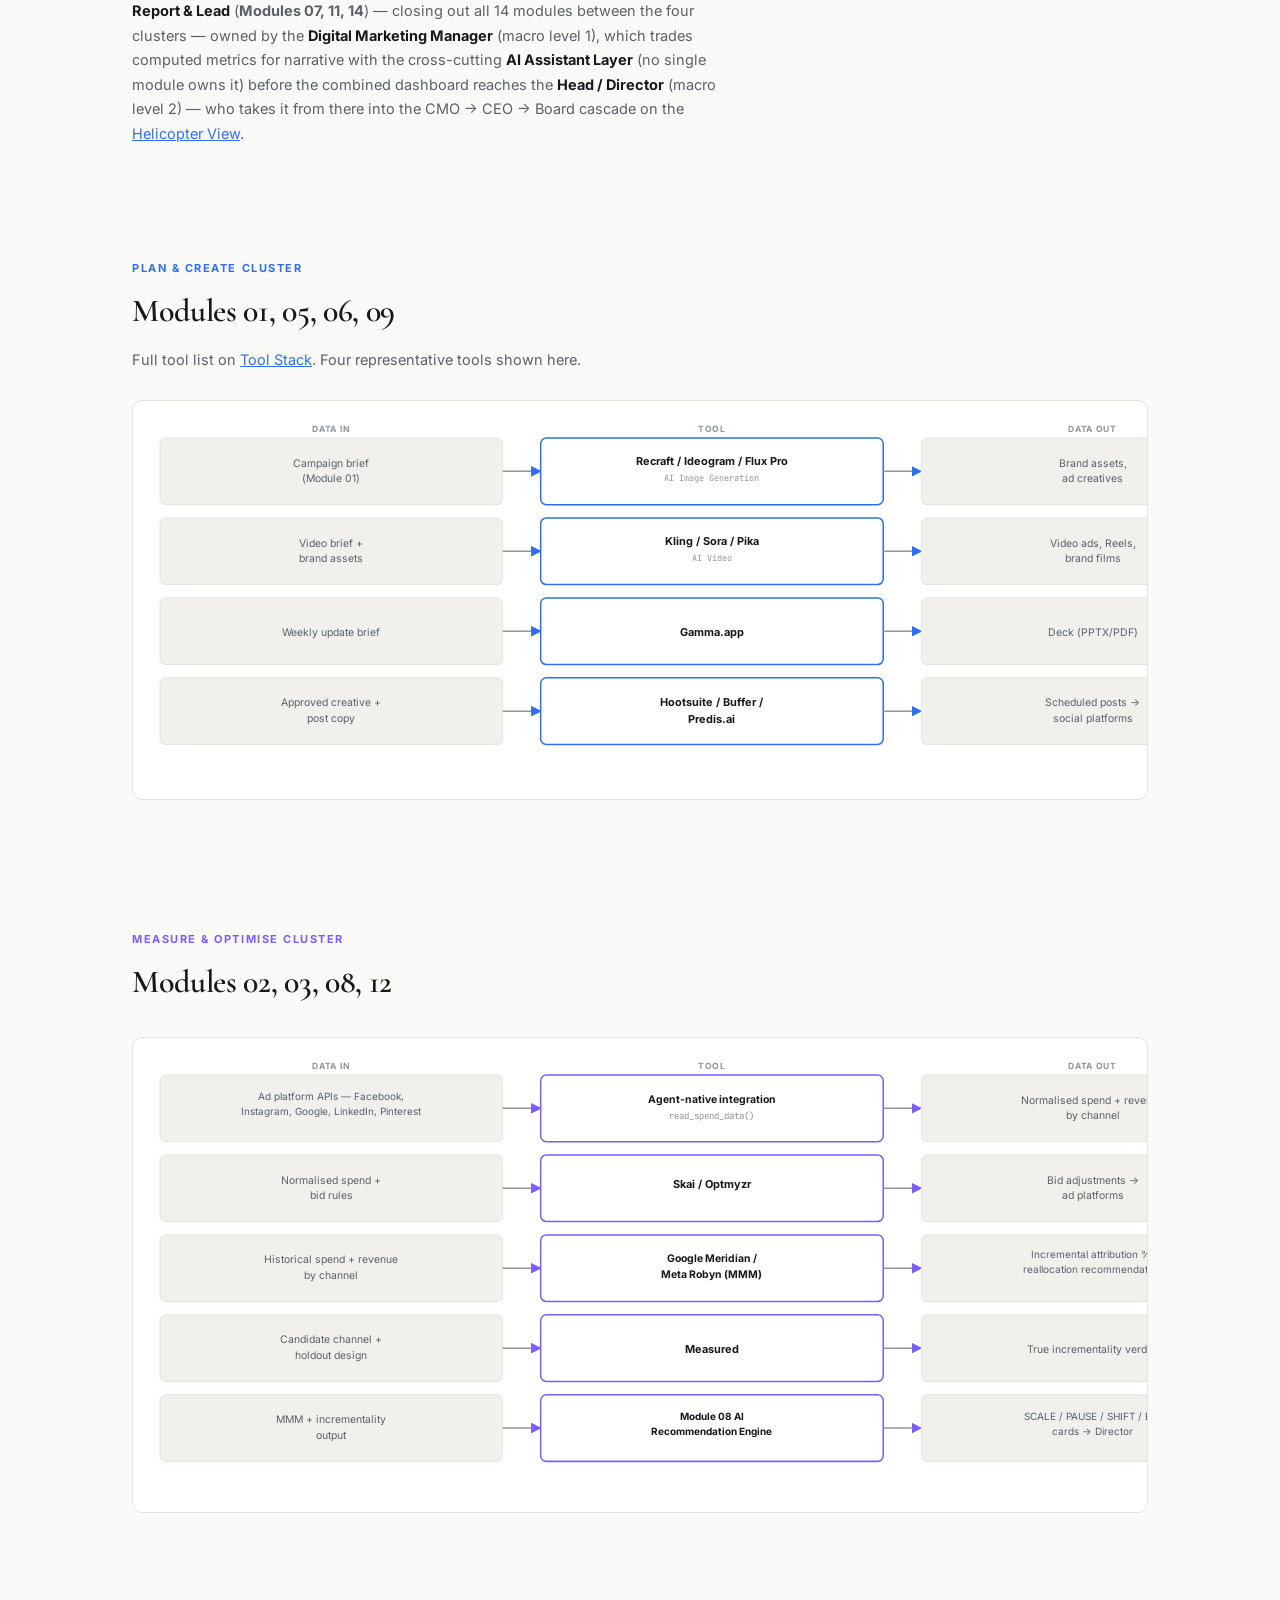
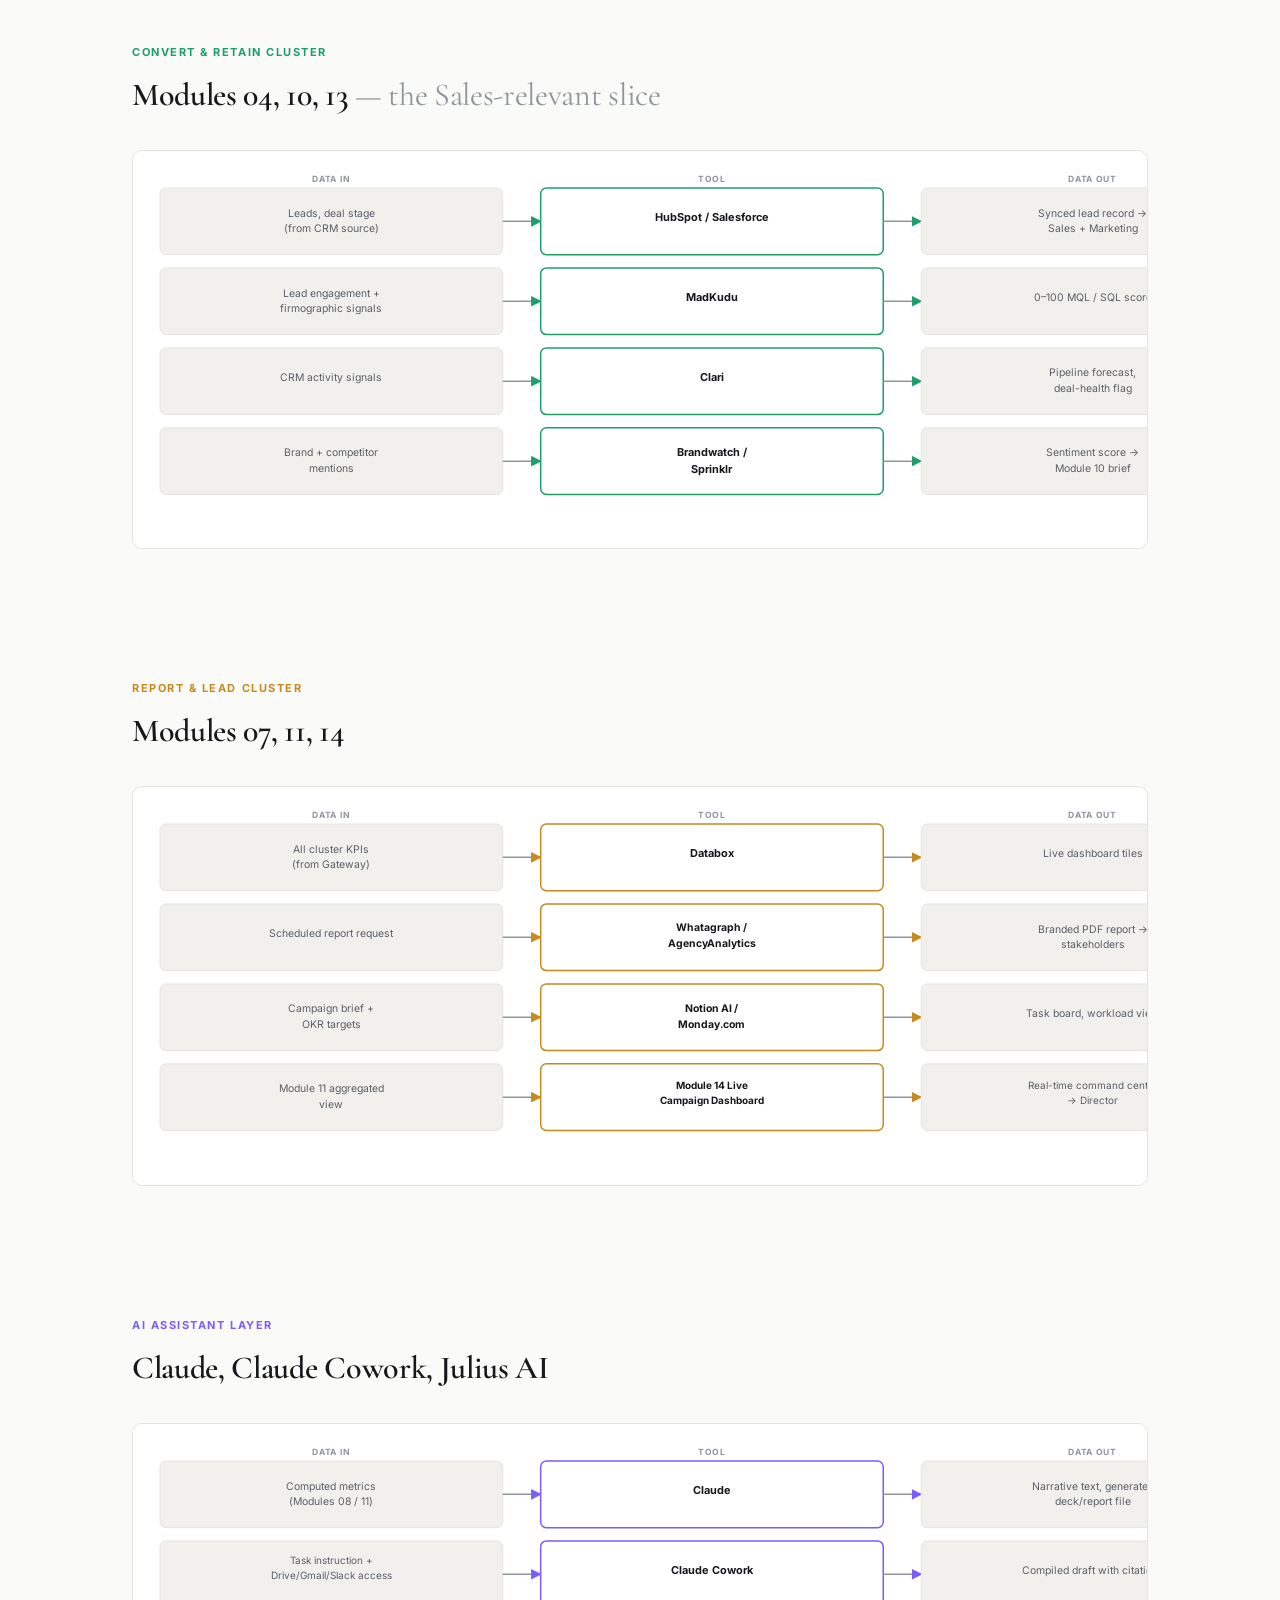
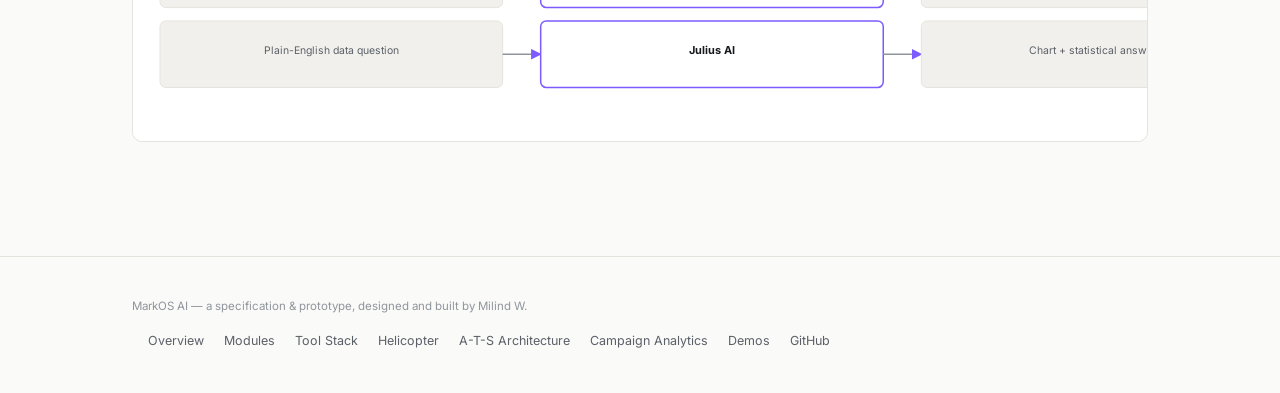
<file: data-flow.html>
<!doctype html>
<html lang="en">
<head>
<meta charset="UTF-8">
<meta name="viewport" content="width=device-width, initial-scale=1.0">
<title>MarkOS AI — Data Flow Deep Dive</title>
<meta name="description" content="Tool-by-tool data flow: exactly what each tool in the MarkOS AI stack receives and outputs, one cluster at a time.">
<link rel="stylesheet" href="https://fonts.googleapis.com/css2?family=Cormorant+Garamond:wght@500;600;700&family=Inter:wght@400;500;600;700&family=JetBrains+Mono:wght@400;500&display=swap">
<link rel="stylesheet" href="assets/css/theme.css">
<style>
  .diagram-frame{background:var(--surface);border:1px solid var(--rule);border-radius:10px;padding:18px 8px;overflow-x:auto;margin:18px 0;}
  .diagram-frame svg{display:block;margin:0 auto;min-width:1180px;}
  .node-box{fill:var(--surface);}
  .node-io{fill:var(--surface-2);}
  .node-title{font-family:var(--sans);font-weight:700;fill:var(--text-1);}
  .node-sub{font-family:var(--sans);fill:var(--text-2);}
  .node-mono{font-family:var(--mono);fill:var(--text-3);}
  .col-label{font-family:var(--sans);font-weight:700;fill:var(--text-3);letter-spacing:0.08em;text-transform:uppercase;}
  .edge{stroke:var(--text-3);fill:none;}

  .audience-note{background:var(--accent-lo);border:1px solid var(--accent);border-left:3px solid var(--accent);border-radius:6px;padding:16px 20px;margin-bottom:8px;}
  .audience-note ul{margin:8px 0 0 20px;font-size:13px;color:var(--text-2);line-height:1.8;}
  .audience-note li strong{color:var(--text-1);}

  .cluster-jump{display:flex;flex-wrap:wrap;gap:8px;margin-top:16px;}
  .cluster-jump a{font-size:12.5px;font-weight:600;color:var(--accent);background:var(--surface);border:1px solid var(--rule);padding:6px 14px;border-radius:20px;text-decoration:none;}
  .cluster-jump a:hover{border-color:var(--accent);}
</style>
</head>
<body>

<nav class="site-nav">
  <div class="wrap">
    <div class="brand">MarkOS<span class="dot">.</span>AI</div>
    <div class="nav-links">
      <a href="index.html">Overview</a>
      <a href="modules.html">Modules</a>
      <a href="tools.html">Tool Stack</a>
      <a href="helicopter.html">Helicopter View</a>
      <a href="ats-architecture.html">A-T-S Architecture</a>
      <a href="data-flow.html" class="active">Data Flow Deep Dive</a>
      <a href="campaign-analytics.html">Campaign Analytics</a>
      <a href="demos.html">Live Demos</a>
      <a href="automation/SETUP_GUIDE.md" target="_blank">Automation</a>
      <a href="https://github.com/Milindw1612/markos-ai" target="_blank">GitHub</a>
      <button class="theme-toggle">● Dark</button>
    </div>
  </div>
</nav>

<header class="hero" style="padding:56px 0 24px;">
  <div class="wrap">
    <div class="eyebrow">One Level Deeper Than the Helicopter View</div>
    <h1 style="font-size:clamp(28px,4.5vw,42px);">What each tool actually receives and sends back</h1>
    <p class="lede">The <a href="helicopter.html" style="color:var(--accent);">Helicopter View</a> stops at the module-cluster level. This page zooms into 17 representative tools across the 4 clusters plus the AI Assistant Layer — exactly what data goes in, and exactly what comes back out.</p>
  </div>
</header>

<div class="wrap">

<section class="section" style="padding-top:0;">
  <div class="audience-note">
    <strong style="color:var(--text-1);">How to read this, depending on who you are:</strong>
    <ul>
      <li><strong>Director explaining the system to the CEO/Board or a peer team</strong> — you don't need this page; the <a href="helicopter.html" style="color:var(--accent);">Helicopter View</a> is the right altitude.</li>
      <li><strong>Digital Marketing team / a technical stakeholder</strong> — this whole page is for you: every tool's actual input/output.</li>
      <li><strong>Sales or another functional team</strong> — jump straight to <a href="#convert-retain" style="color:var(--accent);">Convert &amp; Retain</a> below; that's the CRM, funnel, and competitive-intel slice that's actually relevant to you.</li>
    </ul>
    <div class="cluster-jump">
      <a href="#holistic-view">Holistic View</a>
      <a href="#plan-create">Plan &amp; Create</a>
      <a href="#measure-optimise">Measure &amp; Optimise</a>
      <a href="#convert-retain">Convert &amp; Retain</a>
      <a href="#report-lead">Report &amp; Lead</a>
      <a href="#ai-layer">AI Assistant Layer</a>
    </div>
  </div>
</section>

<!-- ═══ HOLISTIC VIEW ═══ -->
<section class="section" id="holistic-view" style="padding-top:0;">
  <div class="section-head">
    <div class="section-eye" style="color:var(--text-2);">Putting It All Together</div>
    <h2 class="section-title">How the five pieces connect</h2>
    <p class="section-sub">Same data as the five sections below, wired into a single loop — with the actual tools <em>and</em> the module number each stage maps back to, the channels posts actually publish to, and who at each org level owns that stage of the work.</p>
  </div>
  <div class="diagram-frame">
    <svg viewBox="0 0 1600 670" role="img" aria-label="Holistic data flow with org ownership and module numbers: a campaign brief from the Director reaches the Digital Marketing Team, who run Plan and Create — Modules 01, 05, 06 and 09 — using Recraft, Kling, Gamma.app and Hootsuite. Posts publish to YouTube, LinkedIn, Facebook, Instagram and Google Ads, generating spend and performance data that flows back into Measure and Optimise — Modules 02, 03, 08 and 12 — run on Skai, Google Meridian and Measured. The Gateway separately normalises data from ad platforms, CRM, e-commerce, web analytics and social listening into Measure and Optimise and Convert and Retain — Modules 04, 10 and 13 — run on HubSpot, MadKudu and Clari. All three report into Report and Lead — Modules 07, 11 and 14 — owned by the Digital Marketing Manager, which trades computed metrics for narrative with the cross-cutting AI Assistant Layer, then sends a combined dashboard to the Head or Director, who continues into the CXO cascade on the Helicopter View.">
      <defs>
        <marker id="hv-ar" viewBox="0 0 10 10" refX="9" refY="5" markerWidth="7" markerHeight="7" orient="auto-start-reverse"><path d="M0,0 L10,5 L0,10 z" style="fill:var(--text-3);"/></marker>
        <marker id="hv-ar-accent" viewBox="0 0 10 10" refX="9" refY="5" markerWidth="7" markerHeight="7" orient="auto-start-reverse"><path d="M0,0 L10,5 L0,10 z" style="fill:var(--accent);"/></marker>
        <linearGradient id="igGrad" x1="0%" y1="0%" x2="100%" y2="100%">
          <stop offset="0%" stop-color="#8134AF"/>
          <stop offset="50%" stop-color="#E1306C"/>
          <stop offset="100%" stop-color="#F77737"/>
        </linearGradient>
      </defs>

      <!-- ═══ ORG-TIER BAND (left spine) ═══ -->
      <rect x="20" y="140" width="180" height="218" rx="10" fill="var(--surface-2)" stroke="var(--rule)" stroke-width="1.3"/>
      <text x="110" y="164" text-anchor="middle" class="node-mono" font-size="8" style="letter-spacing:.06em;">MICRO LEVEL</text>
      <text x="110" y="184" text-anchor="middle" class="node-title" font-size="12.5">Digital Marketing</text>
      <text x="110" y="200" text-anchor="middle" class="node-title" font-size="12.5">Team</text>
      <text x="110" y="222" text-anchor="middle" class="node-sub" font-size="9">Campaign creation,</text>
      <text x="110" y="236" text-anchor="middle" class="node-sub" font-size="9">creative &amp; monitoring —</text>
      <text x="110" y="250" text-anchor="middle" class="node-sub" font-size="9">day-to-day execution</text>

      <rect x="20" y="394" width="180" height="100" rx="10" fill="var(--surface-2)" stroke="var(--rule)" stroke-width="1.3"/>
      <text x="110" y="418" text-anchor="middle" class="node-mono" font-size="8" style="letter-spacing:.06em;">MACRO LEVEL 1</text>
      <text x="110" y="438" text-anchor="middle" class="node-title" font-size="12.5">Digital Marketing</text>
      <text x="110" y="454" text-anchor="middle" class="node-title" font-size="12.5">Manager</text>
      <text x="110" y="474" text-anchor="middle" class="node-sub" font-size="9">Weekly rollup &amp; AI review</text>

      <rect x="20" y="544" width="180" height="90" rx="10" fill="var(--surface-2)" stroke="var(--rule)" stroke-width="1.3"/>
      <text x="110" y="572" text-anchor="middle" class="node-mono" font-size="8" style="letter-spacing:.06em;">MACRO LEVEL 2</text>
      <text x="110" y="594" text-anchor="middle" class="node-title" font-size="12.5">Head / Director</text>
      <text x="110" y="614" text-anchor="middle" class="node-sub" font-size="9">Board-level ownership</text>

      <!-- bracket ticks tying org band to each row -->
      <path d="M210,140 L200,140 M210,140 L210,358 M210,358 L200,358" class="edge" stroke-width="1.3" fill="none"/>
      <path d="M210,394 L200,394 M210,394 L210,494 M210,494 L200,494" class="edge" stroke-width="1.3" fill="none"/>
      <path d="M210,544 L200,544 M210,544 L210,634 M210,634 L200,634" class="edge" stroke-width="1.3" fill="none"/>

      <!-- ═══ INPUTS ═══ -->
      <rect x="280" y="20" width="280" height="80" rx="6" class="node-io" stroke="var(--rule)"/>
      <text x="420" y="46" text-anchor="middle" class="node-sub" font-size="10.5">Campaign Brief</text>
      <text x="420" y="66" text-anchor="middle" class="node-sub" font-size="9.5">(Director → Digital</text>
      <text x="420" y="80" text-anchor="middle" class="node-sub" font-size="9.5">Marketing Team)</text>

      <rect x="705" y="20" width="855" height="80" rx="6" fill="var(--accent-lo)" stroke="var(--accent)" stroke-width="1.6"/>
      <text x="1132" y="44" text-anchor="middle" class="node-title" font-size="12" style="fill:var(--accent);">Data Aggregation Gateway — normalises external data</text>
      <text x="1132" y="64" text-anchor="middle" class="node-mono" font-size="8.5">Ad Platforms: Google Ads · Meta · LinkedIn Ads&#160;&#160;|&#160;&#160;CRM: HubSpot · Salesforce&#160;&#160;|&#160;&#160;E-com: Shopify · Amazon · Nykaa</text>
      <text x="1132" y="80" text-anchor="middle" class="node-mono" font-size="8.5">Web Analytics: GA4 · Mixpanel&#160;&#160;|&#160;&#160;Social Listening: Brandwatch · Sprinklr</text>

      <line x1="420" y1="100" x2="420" y2="140" class="edge" stroke-width="1.6" marker-end="url(#hv-ar)"/>
      <line x1="895" y1="100" x2="895" y2="140" class="edge" stroke-width="1.6" marker-end="url(#hv-ar)"/>
      <line x1="1370" y1="100" x2="1370" y2="140" class="edge" stroke-width="1.6" marker-end="url(#hv-ar)"/>

      <!-- ═══ CLUSTER ROW ═══ -->
      <rect x="230" y="140" width="380" height="104" rx="8" fill="var(--accent)" fill-opacity="0.07" class="node-box" stroke="var(--accent)" stroke-width="1.6"/>
      <text x="420" y="166" text-anchor="middle" class="node-title" font-size="12.5">Plan &amp; Create</text>
      <text x="420" y="182" text-anchor="middle" class="node-mono" font-size="8" fill="var(--accent)" style="letter-spacing:.03em;">Modules 01 · 05 · 06 · 09</text>
      <text x="420" y="198" text-anchor="middle" class="node-sub" font-size="9.5">Recraft · Ideogram · Kling</text>
      <text x="420" y="213" text-anchor="middle" class="node-sub" font-size="9.5">Gamma.app</text>
      <text x="420" y="229" text-anchor="middle" class="node-mono" font-size="8">Hootsuite · Buffer · Predis.ai</text>

      <rect x="705" y="140" width="380" height="104" rx="8" fill="var(--accent-2)" fill-opacity="0.07" class="node-box" stroke="var(--accent-2)" stroke-width="1.6"/>
      <text x="895" y="166" text-anchor="middle" class="node-title" font-size="12.5">Measure &amp; Optimise</text>
      <text x="895" y="182" text-anchor="middle" class="node-mono" font-size="8" fill="var(--accent-2)" style="letter-spacing:.03em;">Modules 02 · 03 · 08 · 12</text>
      <text x="895" y="198" text-anchor="middle" class="node-sub" font-size="9.5">Skai · Optmyzr</text>
      <text x="895" y="213" text-anchor="middle" class="node-sub" font-size="9.5">Google Meridian · Meta Robyn</text>
      <text x="895" y="229" text-anchor="middle" class="node-mono" font-size="8">Measured</text>

      <rect x="1180" y="140" width="380" height="104" rx="8" fill="var(--good)" fill-opacity="0.07" class="node-box" stroke="var(--good)" stroke-width="1.6"/>
      <text x="1370" y="166" text-anchor="middle" class="node-title" font-size="12.5">Convert &amp; Retain</text>
      <text x="1370" y="182" text-anchor="middle" class="node-mono" font-size="8" fill="var(--good)" style="letter-spacing:.03em;">Modules 04 · 10 · 13</text>
      <text x="1370" y="198" text-anchor="middle" class="node-sub" font-size="9.5">HubSpot · Salesforce</text>
      <text x="1370" y="213" text-anchor="middle" class="node-sub" font-size="9.5">MadKudu · Clari</text>
      <text x="1370" y="229" text-anchor="middle" class="node-mono" font-size="8">Brandwatch · Sprinklr</text>

      <!-- ═══ EXTERNAL CHANNELS (under Plan & Create) ═══ -->
      <line x1="420" y1="244" x2="420" y2="270" class="edge" stroke-width="1.6" marker-end="url(#hv-ar)"/>
      <text x="470" y="262" class="node-mono" font-size="7.5">creative + posts publish</text>

      <text x="420" y="284" text-anchor="middle" class="node-mono" font-size="8" style="letter-spacing:.05em;">EXTERNAL CHANNELS</text>
      <rect x="230" y="292" width="380" height="66" rx="8" class="node-box" stroke="var(--rule)" stroke-width="1.3"/>

      <!-- YouTube -->
      <rect x="248" y="302" width="32" height="32" rx="8" fill="#FF3B30"/>
      <path d="M259,310 L259,326 L273,318 Z" fill="#FFFFFF"/>
      <text x="264" y="346" text-anchor="middle" class="node-mono" font-size="7">YouTube</text>

      <!-- LinkedIn -->
      <rect x="326" y="302" width="32" height="32" rx="8" fill="#0A66C2"/>
      <text x="342" y="323" text-anchor="middle" font-family="var(--sans)" font-weight="700" font-size="13" fill="#FFFFFF">in</text>
      <text x="342" y="346" text-anchor="middle" class="node-mono" font-size="7">LinkedIn</text>

      <!-- Facebook -->
      <circle cx="420" cy="318" r="16" fill="#1877F2"/>
      <text x="420" y="324" text-anchor="middle" font-family="var(--sans)" font-weight="700" font-size="17" fill="#FFFFFF">f</text>
      <text x="420" y="346" text-anchor="middle" class="node-mono" font-size="7">Facebook</text>

      <!-- Instagram -->
      <rect x="482" y="302" width="32" height="32" rx="9" fill="url(#igGrad)"/>
      <rect x="489" y="310" width="18" height="14" rx="4" fill="none" stroke="#FFFFFF" stroke-width="1.6"/>
      <circle cx="498" cy="317" r="3.4" fill="none" stroke="#FFFFFF" stroke-width="1.4"/>
      <text x="498" y="346" text-anchor="middle" class="node-mono" font-size="7">Instagram</text>

      <!-- Google Ads -->
      <rect x="560" y="302" width="32" height="32" rx="8" fill="var(--surface)" stroke="var(--rule)" stroke-width="1.2"/>
      <circle cx="571" cy="313" r="4" fill="#4285F4"/>
      <circle cx="583" cy="313" r="4" fill="#EA4335"/>
      <circle cx="571" cy="325" r="4" fill="#FBBC05"/>
      <circle cx="583" cy="325" r="4" fill="#34A853"/>
      <text x="576" y="346" text-anchor="middle" class="node-mono" font-size="7">Google Ads</text>

      <!-- Channels -> Measure & Optimise (feedback) -->
      <path d="M610,318 L660,318 L660,185 L705,185" class="edge" style="stroke:var(--accent);" stroke-width="1.6" stroke-dasharray="4,3" fill="none" marker-end="url(#hv-ar-accent)"/>
      <text x="680" y="251" font-family="var(--mono)" font-size="7.5" fill="var(--accent)" transform="rotate(-90 680 251)" text-anchor="middle">spend &amp; performance data</text>

      <!-- Channels -> Report & Lead -->
      <path d="M420,358 L420,376 L750,376 L750,394" class="edge" stroke-width="1.6" fill="none" marker-end="url(#hv-ar)"/>
      <text x="560" y="370" text-anchor="middle" class="node-mono" font-size="7.5">posting status</text>

      <!-- Measure & Optimise -> Report & Lead -->
      <line x1="895" y1="244" x2="895" y2="394" class="edge" stroke-width="1.6" marker-end="url(#hv-ar)"/>
      <text x="895" y="319" text-anchor="middle" class="node-mono" font-size="7.5">recommendation cards</text>

      <!-- Convert & Retain -> Report & Lead -->
      <path d="M1370,244 L1370,314 L1050,314 L1050,394" class="edge" stroke-width="1.6" fill="none" marker-end="url(#hv-ar)"/>
      <text x="1230" y="308" text-anchor="middle" class="node-mono" font-size="7.5">scores + forecast</text>

      <!-- ═══ REPORT & LEAD + AI LAYER ═══ -->
      <rect x="655" y="394" width="480" height="100" rx="8" fill="var(--warn)" fill-opacity="0.07" class="node-box" stroke="var(--warn)" stroke-width="1.6"/>
      <text x="895" y="420" text-anchor="middle" class="node-title" font-size="12.5">Report &amp; Lead</text>
      <text x="895" y="436" text-anchor="middle" class="node-mono" font-size="8" fill="var(--warn)" style="letter-spacing:.03em;">Modules 07 · 11 · 14</text>
      <text x="895" y="452" text-anchor="middle" class="node-sub" font-size="9.5">Databox · Whatagraph · Notion AI</text>
      <text x="895" y="468" text-anchor="middle" class="node-mono" font-size="8">— aggregation hub, owned by the Manager</text>

      <line x1="1135" y1="422" x2="1153" y2="422" class="edge" stroke-width="1.6" marker-end="url(#hv-ar)"/>
      <line x1="1153" y1="440" x2="1135" y2="440" class="edge" stroke-width="1.6" marker-end="url(#hv-ar)"/>
      <text x="1144" y="415" text-anchor="middle" class="node-mono" font-size="6.5">metrics</text>
      <text x="1144" y="454" text-anchor="middle" class="node-mono" font-size="6.5">narrative</text>

      <rect x="1155" y="394" width="380" height="100" rx="8" fill="var(--accent-2)" fill-opacity="0.08" class="node-box" stroke="var(--accent-2)" stroke-width="1.6"/>
      <text x="1345" y="420" text-anchor="middle" class="node-title" font-size="12.5">AI Assistant Layer</text>
      <text x="1345" y="436" text-anchor="middle" class="node-mono" font-size="8" fill="var(--accent-2)" style="letter-spacing:.03em;">Cross-cutting — not module-owned</text>
      <text x="1345" y="452" text-anchor="middle" class="node-sub" font-size="9.5">Claude · Claude Cowork · Julius AI</text>
      <text x="1345" y="468" text-anchor="middle" class="node-mono" font-size="8">— narrative &amp; ad-hoc analysis</text>

      <!-- ═══ DIRECTOR ═══ -->
      <line x1="895" y1="494" x2="895" y2="544" class="edge" stroke-width="1.8" marker-end="url(#hv-ar)"/>
      <text x="895" y="524" text-anchor="middle" class="node-mono" font-size="8">dashboard + report package</text>

      <rect x="735" y="544" width="320" height="90" rx="8" class="node-box" stroke="var(--text-2)" stroke-width="1.6"/>
      <text x="895" y="576" text-anchor="middle" class="node-title" font-size="12.5">Head / Director</text>
      <text x="895" y="594" text-anchor="middle" class="node-sub" font-size="9.5">→ continues into the CXO cascade</text>
      <text x="895" y="608" text-anchor="middle" class="node-sub" font-size="9.5">on the Helicopter View</text>
    </svg>
  </div>
  <p class="section-sub" style="margin-top:10px;">Read left to right, top to bottom, with the org spine on the left showing who owns each stage: the <strong style="color:var(--text-1);">Digital Marketing Team</strong> (micro level) runs <strong style="color:var(--text-1);">Plan &amp; Create</strong> (<strong>Modules 01, 05, 06, 09</strong>) off a Director brief and publishes to YouTube, LinkedIn, Facebook, Instagram and Google Ads — once those posts go live, the resulting spend and performance data is exactly what feeds <strong style="color:var(--text-1);">Measure &amp; Optimise</strong> (<strong>Modules 02, 03, 08, 12</strong>), alongside the separately Gateway-fed <strong style="color:var(--text-1);">Convert &amp; Retain</strong> (<strong>Modules 04, 10, 13</strong>). All three report into <strong style="color:var(--text-1);">Report &amp; Lead</strong> (<strong>Modules 07, 11, 14</strong>) — closing out all 14 modules between the four clusters — owned by the <strong style="color:var(--text-1);">Digital Marketing Manager</strong> (macro level 1), which trades computed metrics for narrative with the cross-cutting <strong style="color:var(--text-1);">AI Assistant Layer</strong> (no single module owns it) before the combined dashboard reaches the <strong style="color:var(--text-1);">Head / Director</strong> (macro level 2) — who takes it from there into the CMO → CEO → Board cascade on the <a href="helicopter.html" style="color:var(--accent);">Helicopter View</a>.</p>
</section>

<!-- ═══ PLAN & CREATE ═══ -->
<section class="section" id="plan-create">
  <div class="section-head">
    <div class="section-eye" style="color:var(--accent);">Plan &amp; Create Cluster</div>
    <h2 class="section-title">Modules 01, 05, 06, 09</h2>
    <p class="section-sub">Full tool list on <a href="tools.html" style="color:var(--accent);">Tool Stack</a>. Four representative tools shown here.</p>
  </div>
  <div class="diagram-frame">
    <svg viewBox="0 0 1240 380" role="img" aria-label="Plan and Create cluster: campaign briefs go into AI image and video generation tools producing creative assets; presentation briefs go into Gamma.app producing decks; approved creative and copy go into social scheduling tools producing scheduled posts to social platforms.">
      <defs><marker id="pc-ar" viewBox="0 0 10 10" refX="9" refY="5" markerWidth="7" markerHeight="7" orient="auto-start-reverse"><path d="M0,0 L10,5 L0,10 z" style="fill:var(--accent);"/></marker></defs>
      <text x="200" y="14" text-anchor="middle" class="col-label" font-size="9">Data In</text>
      <text x="600" y="14" text-anchor="middle" class="col-label" font-size="9">Tool</text>
      <text x="1000" y="14" text-anchor="middle" class="col-label" font-size="9">Data Out</text>

      <g>
        <rect x="20" y="20" width="360" height="70" rx="6" class="node-io" stroke="var(--rule)"/>
        <text x="200" y="50" text-anchor="middle" class="node-sub" font-size="11">Campaign brief</text>
        <text x="200" y="66" text-anchor="middle" class="node-sub" font-size="11">(Module 01)</text>
        <line x1="380" y1="55" x2="420" y2="55" class="edge" stroke-width="1.6" marker-end="url(#pc-ar)"/>
        <rect x="420" y="20" width="360" height="70" rx="6" class="node-box" stroke="var(--accent)" stroke-width="1.6"/>
        <text x="600" y="48" text-anchor="middle" class="node-title" font-size="11.5">Recraft / Ideogram / Flux Pro</text>
        <text x="600" y="65" text-anchor="middle" class="node-mono" font-size="9">AI Image Generation</text>
        <line x1="780" y1="55" x2="820" y2="55" class="edge" stroke-width="1.6" marker-end="url(#pc-ar)"/>
        <rect x="820" y="20" width="360" height="70" rx="6" class="node-io" stroke="var(--rule)"/>
        <text x="1000" y="50" text-anchor="middle" class="node-sub" font-size="11">Brand assets,</text>
        <text x="1000" y="66" text-anchor="middle" class="node-sub" font-size="11">ad creatives</text>
      </g>

      <g>
        <rect x="20" y="104" width="360" height="70" rx="6" class="node-io" stroke="var(--rule)"/>
        <text x="200" y="134" text-anchor="middle" class="node-sub" font-size="11">Video brief +</text>
        <text x="200" y="150" text-anchor="middle" class="node-sub" font-size="11">brand assets</text>
        <line x1="380" y1="139" x2="420" y2="139" class="edge" stroke-width="1.6" marker-end="url(#pc-ar)"/>
        <rect x="420" y="104" width="360" height="70" rx="6" class="node-box" stroke="var(--accent)" stroke-width="1.6"/>
        <text x="600" y="132" text-anchor="middle" class="node-title" font-size="11.5">Kling / Sora / Pika</text>
        <text x="600" y="149" text-anchor="middle" class="node-mono" font-size="9">AI Video</text>
        <line x1="780" y1="139" x2="820" y2="139" class="edge" stroke-width="1.6" marker-end="url(#pc-ar)"/>
        <rect x="820" y="104" width="360" height="70" rx="6" class="node-io" stroke="var(--rule)"/>
        <text x="1000" y="134" text-anchor="middle" class="node-sub" font-size="11">Video ads, Reels,</text>
        <text x="1000" y="150" text-anchor="middle" class="node-sub" font-size="11">brand films</text>
      </g>

      <g>
        <rect x="20" y="188" width="360" height="70" rx="6" class="node-io" stroke="var(--rule)"/>
        <text x="200" y="228" text-anchor="middle" class="node-sub" font-size="11">Weekly update brief</text>
        <line x1="380" y1="223" x2="420" y2="223" class="edge" stroke-width="1.6" marker-end="url(#pc-ar)"/>
        <rect x="420" y="188" width="360" height="70" rx="6" class="node-box" stroke="var(--accent)" stroke-width="1.6"/>
        <text x="600" y="228" text-anchor="middle" class="node-title" font-size="11.5">Gamma.app</text>
        <line x1="780" y1="223" x2="820" y2="223" class="edge" stroke-width="1.6" marker-end="url(#pc-ar)"/>
        <rect x="820" y="188" width="360" height="70" rx="6" class="node-io" stroke="var(--rule)"/>
        <text x="1000" y="228" text-anchor="middle" class="node-sub" font-size="11">Deck (PPTX/PDF)</text>
      </g>

      <g>
        <rect x="20" y="272" width="360" height="70" rx="6" class="node-io" stroke="var(--rule)"/>
        <text x="200" y="302" text-anchor="middle" class="node-sub" font-size="11">Approved creative +</text>
        <text x="200" y="318" text-anchor="middle" class="node-sub" font-size="11">post copy</text>
        <line x1="380" y1="307" x2="420" y2="307" class="edge" stroke-width="1.6" marker-end="url(#pc-ar)"/>
        <rect x="420" y="272" width="360" height="70" rx="6" class="node-box" stroke="var(--accent)" stroke-width="1.6"/>
        <text x="600" y="302" text-anchor="middle" class="node-title" font-size="11.5">Hootsuite / Buffer /</text>
        <text x="600" y="319" text-anchor="middle" class="node-title" font-size="11.5">Predis.ai</text>
        <line x1="780" y1="307" x2="820" y2="307" class="edge" stroke-width="1.6" marker-end="url(#pc-ar)"/>
        <rect x="820" y="272" width="360" height="70" rx="6" class="node-io" stroke="var(--rule)"/>
        <text x="1000" y="302" text-anchor="middle" class="node-sub" font-size="11">Scheduled posts →</text>
        <text x="1000" y="318" text-anchor="middle" class="node-sub" font-size="11">social platforms</text>
      </g>
    </svg>
  </div>
</section>

<!-- ═══ MEASURE & OPTIMISE ═══ -->
<section class="section" id="measure-optimise">
  <div class="section-head">
    <div class="section-eye" style="color:var(--accent-2);">Measure &amp; Optimise Cluster</div>
    <h2 class="section-title">Modules 02, 03, 08, 12</h2>
  </div>
  <div class="diagram-frame">
    <svg viewBox="0 0 1240 460" role="img" aria-label="Measure and Optimise cluster: ad platform APIs for Meta, Google, LinkedIn and Pinterest go into the agent's own read_spend_data integration, no vendor aggregator in between, producing normalised spend and revenue by channel; normalised spend and bid rules go into Skai and Optmyzr producing bid adjustments; historical spend and revenue by channel go into Google Meridian and Meta Robyn producing incremental attribution and reallocation recommendations; a candidate channel and holdout design go into Measured producing an incrementality verdict; MMM and incrementality output feed the AI Recommendation Engine producing scale pause shift bid cards for the Director.">
      <defs><marker id="mo-ar" viewBox="0 0 10 10" refX="9" refY="5" markerWidth="7" markerHeight="7" orient="auto-start-reverse"><path d="M0,0 L10,5 L0,10 z" style="fill:var(--accent-2);"/></marker></defs>
      <text x="200" y="14" text-anchor="middle" class="col-label" font-size="9">Data In</text>
      <text x="600" y="14" text-anchor="middle" class="col-label" font-size="9">Tool</text>
      <text x="1000" y="14" text-anchor="middle" class="col-label" font-size="9">Data Out</text>

      <g>
        <rect x="20" y="20" width="360" height="70" rx="6" class="node-io" stroke="var(--rule)"/>
        <text x="200" y="46" text-anchor="middle" class="node-sub" font-size="10.5">Ad platform APIs — Facebook,</text>
        <text x="200" y="62" text-anchor="middle" class="node-sub" font-size="10.5">Instagram, Google, LinkedIn, Pinterest</text>
        <line x1="380" y1="55" x2="420" y2="55" class="edge" stroke-width="1.6" marker-end="url(#mo-ar)"/>
        <rect x="420" y="20" width="360" height="70" rx="6" class="node-box" stroke="var(--accent-2)" stroke-width="1.6"/>
        <text x="600" y="49" text-anchor="middle" class="node-title" font-size="11">Agent-native integration</text>
        <text x="600" y="66" text-anchor="middle" class="node-mono" font-size="9.5">read_spend_data()</text>
        <line x1="780" y1="55" x2="820" y2="55" class="edge" stroke-width="1.6" marker-end="url(#mo-ar)"/>
        <rect x="820" y="20" width="360" height="70" rx="6" class="node-io" stroke="var(--rule)"/>
        <text x="1000" y="50" text-anchor="middle" class="node-sub" font-size="11">Normalised spend + revenue</text>
        <text x="1000" y="66" text-anchor="middle" class="node-sub" font-size="11">by channel</text>
      </g>

      <g>
        <rect x="20" y="104" width="360" height="70" rx="6" class="node-io" stroke="var(--rule)"/>
        <text x="200" y="134" text-anchor="middle" class="node-sub" font-size="11">Normalised spend +</text>
        <text x="200" y="150" text-anchor="middle" class="node-sub" font-size="11">bid rules</text>
        <line x1="380" y1="139" x2="420" y2="139" class="edge" stroke-width="1.6" marker-end="url(#mo-ar)"/>
        <rect x="420" y="104" width="360" height="70" rx="6" class="node-box" stroke="var(--accent-2)" stroke-width="1.6"/>
        <text x="600" y="139" text-anchor="middle" class="node-title" font-size="11.5">Skai / Optmyzr</text>
        <line x1="780" y1="139" x2="820" y2="139" class="edge" stroke-width="1.6" marker-end="url(#mo-ar)"/>
        <rect x="820" y="104" width="360" height="70" rx="6" class="node-io" stroke="var(--rule)"/>
        <text x="1000" y="134" text-anchor="middle" class="node-sub" font-size="11">Bid adjustments →</text>
        <text x="1000" y="150" text-anchor="middle" class="node-sub" font-size="11">ad platforms</text>
      </g>

      <g>
        <rect x="20" y="188" width="360" height="70" rx="6" class="node-io" stroke="var(--rule)"/>
        <text x="200" y="218" text-anchor="middle" class="node-sub" font-size="11">Historical spend + revenue</text>
        <text x="200" y="234" text-anchor="middle" class="node-sub" font-size="11">by channel</text>
        <line x1="380" y1="223" x2="420" y2="223" class="edge" stroke-width="1.6" marker-end="url(#mo-ar)"/>
        <rect x="420" y="188" width="360" height="70" rx="6" class="node-box" stroke="var(--accent-2)" stroke-width="1.6"/>
        <text x="600" y="216" text-anchor="middle" class="node-title" font-size="11">Google Meridian /</text>
        <text x="600" y="233" text-anchor="middle" class="node-title" font-size="11">Meta Robyn (MMM)</text>
        <line x1="780" y1="223" x2="820" y2="223" class="edge" stroke-width="1.6" marker-end="url(#mo-ar)"/>
        <rect x="820" y="188" width="360" height="70" rx="6" class="node-io" stroke="var(--rule)"/>
        <text x="1000" y="212" text-anchor="middle" class="node-sub" font-size="10.5">Incremental attribution %,</text>
        <text x="1000" y="228" text-anchor="middle" class="node-sub" font-size="10.5">reallocation recommendation</text>
      </g>

      <g>
        <rect x="20" y="272" width="360" height="70" rx="6" class="node-io" stroke="var(--rule)"/>
        <text x="200" y="302" text-anchor="middle" class="node-sub" font-size="11">Candidate channel +</text>
        <text x="200" y="318" text-anchor="middle" class="node-sub" font-size="11">holdout design</text>
        <line x1="380" y1="307" x2="420" y2="307" class="edge" stroke-width="1.6" marker-end="url(#mo-ar)"/>
        <rect x="420" y="272" width="360" height="70" rx="6" class="node-box" stroke="var(--accent-2)" stroke-width="1.6"/>
        <text x="600" y="312" text-anchor="middle" class="node-title" font-size="11.5">Measured</text>
        <line x1="780" y1="307" x2="820" y2="307" class="edge" stroke-width="1.6" marker-end="url(#mo-ar)"/>
        <rect x="820" y="272" width="360" height="70" rx="6" class="node-io" stroke="var(--rule)"/>
        <text x="1000" y="312" text-anchor="middle" class="node-sub" font-size="11">True incrementality verdict</text>
      </g>

      <g>
        <rect x="20" y="356" width="360" height="70" rx="6" class="node-io" stroke="var(--rule)"/>
        <text x="200" y="386" text-anchor="middle" class="node-sub" font-size="11">MMM + incrementality</text>
        <text x="200" y="402" text-anchor="middle" class="node-sub" font-size="11">output</text>
        <line x1="380" y1="391" x2="420" y2="391" class="edge" stroke-width="1.6" marker-end="url(#mo-ar)"/>
        <rect x="420" y="356" width="360" height="70" rx="6" class="node-box" stroke="var(--accent-2)" stroke-width="1.6"/>
        <text x="600" y="382" text-anchor="middle" class="node-title" font-size="10.5">Module 08 AI</text>
        <text x="600" y="398" text-anchor="middle" class="node-title" font-size="10.5">Recommendation Engine</text>
        <line x1="780" y1="391" x2="820" y2="391" class="edge" stroke-width="1.6" marker-end="url(#mo-ar)"/>
        <rect x="820" y="356" width="360" height="70" rx="6" class="node-io" stroke="var(--rule)"/>
        <text x="1000" y="382" text-anchor="middle" class="node-sub" font-size="10.5">SCALE / PAUSE / SHIFT / BID</text>
        <text x="1000" y="398" text-anchor="middle" class="node-sub" font-size="10.5">cards → Director</text>
      </g>
    </svg>
  </div>
</section>

<!-- ═══ CONVERT & RETAIN ═══ -->
<section class="section" id="convert-retain">
  <div class="section-head">
    <div class="section-eye" style="color:var(--good);">Convert &amp; Retain Cluster</div>
    <h2 class="section-title">Modules 04, 10, 13 <span style="font-weight:400;color:var(--text-3);">— the Sales-relevant slice</span></h2>
  </div>
  <div class="diagram-frame">
    <svg viewBox="0 0 1240 380" role="img" aria-label="Convert and Retain cluster: leads and deal stage data go into HubSpot and Salesforce producing a synced lead record shared with Sales and Marketing; lead engagement signals go into MadKudu producing an MQL SQL score; CRM activity signals go into Clari producing a pipeline forecast; brand and competitor mentions go into Brandwatch and Sprinklr producing a sentiment score for the competitive intelligence brief.">
      <defs><marker id="cr-ar" viewBox="0 0 10 10" refX="9" refY="5" markerWidth="7" markerHeight="7" orient="auto-start-reverse"><path d="M0,0 L10,5 L0,10 z" style="fill:var(--good);"/></marker></defs>
      <text x="200" y="14" text-anchor="middle" class="col-label" font-size="9">Data In</text>
      <text x="600" y="14" text-anchor="middle" class="col-label" font-size="9">Tool</text>
      <text x="1000" y="14" text-anchor="middle" class="col-label" font-size="9">Data Out</text>

      <g>
        <rect x="20" y="20" width="360" height="70" rx="6" class="node-io" stroke="var(--rule)"/>
        <text x="200" y="50" text-anchor="middle" class="node-sub" font-size="11">Leads, deal stage</text>
        <text x="200" y="66" text-anchor="middle" class="node-sub" font-size="11">(from CRM source)</text>
        <line x1="380" y1="55" x2="420" y2="55" class="edge" stroke-width="1.6" marker-end="url(#cr-ar)"/>
        <rect x="420" y="20" width="360" height="70" rx="6" class="node-box" stroke="var(--good)" stroke-width="1.6"/>
        <text x="600" y="55" text-anchor="middle" class="node-title" font-size="11.5">HubSpot / Salesforce</text>
        <line x1="780" y1="55" x2="820" y2="55" class="edge" stroke-width="1.6" marker-end="url(#cr-ar)"/>
        <rect x="820" y="20" width="360" height="70" rx="6" class="node-io" stroke="var(--rule)"/>
        <text x="1000" y="50" text-anchor="middle" class="node-sub" font-size="11">Synced lead record →</text>
        <text x="1000" y="66" text-anchor="middle" class="node-sub" font-size="11">Sales + Marketing</text>
      </g>

      <g>
        <rect x="20" y="104" width="360" height="70" rx="6" class="node-io" stroke="var(--rule)"/>
        <text x="200" y="134" text-anchor="middle" class="node-sub" font-size="11">Lead engagement +</text>
        <text x="200" y="150" text-anchor="middle" class="node-sub" font-size="11">firmographic signals</text>
        <line x1="380" y1="139" x2="420" y2="139" class="edge" stroke-width="1.6" marker-end="url(#cr-ar)"/>
        <rect x="420" y="104" width="360" height="70" rx="6" class="node-box" stroke="var(--good)" stroke-width="1.6"/>
        <text x="600" y="139" text-anchor="middle" class="node-title" font-size="11.5">MadKudu</text>
        <line x1="780" y1="139" x2="820" y2="139" class="edge" stroke-width="1.6" marker-end="url(#cr-ar)"/>
        <rect x="820" y="104" width="360" height="70" rx="6" class="node-io" stroke="var(--rule)"/>
        <text x="1000" y="139" text-anchor="middle" class="node-sub" font-size="11">0–100 MQL / SQL score</text>
      </g>

      <g>
        <rect x="20" y="188" width="360" height="70" rx="6" class="node-io" stroke="var(--rule)"/>
        <text x="200" y="223" text-anchor="middle" class="node-sub" font-size="11">CRM activity signals</text>
        <line x1="380" y1="223" x2="420" y2="223" class="edge" stroke-width="1.6" marker-end="url(#cr-ar)"/>
        <rect x="420" y="188" width="360" height="70" rx="6" class="node-box" stroke="var(--good)" stroke-width="1.6"/>
        <text x="600" y="223" text-anchor="middle" class="node-title" font-size="11.5">Clari</text>
        <line x1="780" y1="223" x2="820" y2="223" class="edge" stroke-width="1.6" marker-end="url(#cr-ar)"/>
        <rect x="820" y="188" width="360" height="70" rx="6" class="node-io" stroke="var(--rule)"/>
        <text x="1000" y="218" text-anchor="middle" class="node-sub" font-size="11">Pipeline forecast,</text>
        <text x="1000" y="234" text-anchor="middle" class="node-sub" font-size="11">deal-health flag</text>
      </g>

      <g>
        <rect x="20" y="272" width="360" height="70" rx="6" class="node-io" stroke="var(--rule)"/>
        <text x="200" y="302" text-anchor="middle" class="node-sub" font-size="11">Brand + competitor</text>
        <text x="200" y="318" text-anchor="middle" class="node-sub" font-size="11">mentions</text>
        <line x1="380" y1="307" x2="420" y2="307" class="edge" stroke-width="1.6" marker-end="url(#cr-ar)"/>
        <rect x="420" y="272" width="360" height="70" rx="6" class="node-box" stroke="var(--good)" stroke-width="1.6"/>
        <text x="600" y="302" text-anchor="middle" class="node-title" font-size="11.5">Brandwatch /</text>
        <text x="600" y="319" text-anchor="middle" class="node-title" font-size="11.5">Sprinklr</text>
        <line x1="780" y1="307" x2="820" y2="307" class="edge" stroke-width="1.6" marker-end="url(#cr-ar)"/>
        <rect x="820" y="272" width="360" height="70" rx="6" class="node-io" stroke="var(--rule)"/>
        <text x="1000" y="302" text-anchor="middle" class="node-sub" font-size="11">Sentiment score →</text>
        <text x="1000" y="318" text-anchor="middle" class="node-sub" font-size="11">Module 10 brief</text>
      </g>
    </svg>
  </div>
</section>

<!-- ═══ REPORT & LEAD ═══ -->
<section class="section" id="report-lead">
  <div class="section-head">
    <div class="section-eye" style="color:var(--warn);">Report &amp; Lead Cluster</div>
    <h2 class="section-title">Modules 07, 11, 14</h2>
  </div>
  <div class="diagram-frame">
    <svg viewBox="0 0 1240 380" role="img" aria-label="Report and Lead cluster: all cluster KPIs go into Databox producing live dashboard tiles; a scheduled report request goes into Whatagraph and AgencyAnalytics producing a branded PDF report to stakeholders; a campaign brief and OKR targets go into Notion AI and Monday.com producing a task board; the Module 11 aggregated view goes into the Module 14 Live Campaign Dashboard producing a real-time command centre for the Director.">
      <defs><marker id="rl-ar" viewBox="0 0 10 10" refX="9" refY="5" markerWidth="7" markerHeight="7" orient="auto-start-reverse"><path d="M0,0 L10,5 L0,10 z" style="fill:var(--warn);"/></marker></defs>
      <text x="200" y="14" text-anchor="middle" class="col-label" font-size="9">Data In</text>
      <text x="600" y="14" text-anchor="middle" class="col-label" font-size="9">Tool</text>
      <text x="1000" y="14" text-anchor="middle" class="col-label" font-size="9">Data Out</text>

      <g>
        <rect x="20" y="20" width="360" height="70" rx="6" class="node-io" stroke="var(--rule)"/>
        <text x="200" y="50" text-anchor="middle" class="node-sub" font-size="11">All cluster KPIs</text>
        <text x="200" y="66" text-anchor="middle" class="node-sub" font-size="11">(from Gateway)</text>
        <line x1="380" y1="55" x2="420" y2="55" class="edge" stroke-width="1.6" marker-end="url(#rl-ar)"/>
        <rect x="420" y="20" width="360" height="70" rx="6" class="node-box" stroke="var(--warn)" stroke-width="1.6"/>
        <text x="600" y="55" text-anchor="middle" class="node-title" font-size="11.5">Databox</text>
        <line x1="780" y1="55" x2="820" y2="55" class="edge" stroke-width="1.6" marker-end="url(#rl-ar)"/>
        <rect x="820" y="20" width="360" height="70" rx="6" class="node-io" stroke="var(--rule)"/>
        <text x="1000" y="55" text-anchor="middle" class="node-sub" font-size="11">Live dashboard tiles</text>
      </g>

      <g>
        <rect x="20" y="104" width="360" height="70" rx="6" class="node-io" stroke="var(--rule)"/>
        <text x="200" y="139" text-anchor="middle" class="node-sub" font-size="11">Scheduled report request</text>
        <line x1="380" y1="139" x2="420" y2="139" class="edge" stroke-width="1.6" marker-end="url(#rl-ar)"/>
        <rect x="420" y="104" width="360" height="70" rx="6" class="node-box" stroke="var(--warn)" stroke-width="1.6"/>
        <text x="600" y="132" text-anchor="middle" class="node-title" font-size="11">Whatagraph /</text>
        <text x="600" y="149" text-anchor="middle" class="node-title" font-size="11">AgencyAnalytics</text>
        <line x1="780" y1="139" x2="820" y2="139" class="edge" stroke-width="1.6" marker-end="url(#rl-ar)"/>
        <rect x="820" y="104" width="360" height="70" rx="6" class="node-io" stroke="var(--rule)"/>
        <text x="1000" y="134" text-anchor="middle" class="node-sub" font-size="11">Branded PDF report →</text>
        <text x="1000" y="150" text-anchor="middle" class="node-sub" font-size="11">stakeholders</text>
      </g>

      <g>
        <rect x="20" y="188" width="360" height="70" rx="6" class="node-io" stroke="var(--rule)"/>
        <text x="200" y="218" text-anchor="middle" class="node-sub" font-size="11">Campaign brief +</text>
        <text x="200" y="234" text-anchor="middle" class="node-sub" font-size="11">OKR targets</text>
        <line x1="380" y1="223" x2="420" y2="223" class="edge" stroke-width="1.6" marker-end="url(#rl-ar)"/>
        <rect x="420" y="188" width="360" height="70" rx="6" class="node-box" stroke="var(--warn)" stroke-width="1.6"/>
        <text x="600" y="218" text-anchor="middle" class="node-title" font-size="11">Notion AI /</text>
        <text x="600" y="234" text-anchor="middle" class="node-title" font-size="11">Monday.com</text>
        <line x1="780" y1="223" x2="820" y2="223" class="edge" stroke-width="1.6" marker-end="url(#rl-ar)"/>
        <rect x="820" y="188" width="360" height="70" rx="6" class="node-io" stroke="var(--rule)"/>
        <text x="1000" y="223" text-anchor="middle" class="node-sub" font-size="11">Task board, workload view</text>
      </g>

      <g>
        <rect x="20" y="272" width="360" height="70" rx="6" class="node-io" stroke="var(--rule)"/>
        <text x="200" y="302" text-anchor="middle" class="node-sub" font-size="11">Module 11 aggregated</text>
        <text x="200" y="318" text-anchor="middle" class="node-sub" font-size="11">view</text>
        <line x1="380" y1="307" x2="420" y2="307" class="edge" stroke-width="1.6" marker-end="url(#rl-ar)"/>
        <rect x="420" y="272" width="360" height="70" rx="6" class="node-box" stroke="var(--warn)" stroke-width="1.6"/>
        <text x="600" y="298" text-anchor="middle" class="node-title" font-size="10.5">Module 14 Live</text>
        <text x="600" y="314" text-anchor="middle" class="node-title" font-size="10.5">Campaign Dashboard</text>
        <line x1="780" y1="307" x2="820" y2="307" class="edge" stroke-width="1.6" marker-end="url(#rl-ar)"/>
        <rect x="820" y="272" width="360" height="70" rx="6" class="node-io" stroke="var(--rule)"/>
        <text x="1000" y="298" text-anchor="middle" class="node-sub" font-size="10.5">Real-time command centre</text>
        <text x="1000" y="314" text-anchor="middle" class="node-sub" font-size="10.5">→ Director</text>
      </g>
    </svg>
  </div>
</section>

<!-- ═══ AI ASSISTANT LAYER ═══ -->
<section class="section" id="ai-layer">
  <div class="section-head">
    <div class="section-eye" style="color:var(--accent-2);">AI Assistant Layer</div>
    <h2 class="section-title">Claude, Claude Cowork, Julius AI</h2>
  </div>
  <div class="diagram-frame">
    <svg viewBox="0 0 1240 296" role="img" aria-label="AI Assistant layer: computed metrics go into Claude producing narrative text and a generated deck or report file; a task instruction with Drive, Gmail, and Slack access goes into Claude Cowork producing a compiled draft with citations; a plain-English data question goes into Julius AI producing a chart and statistical answer.">
      <defs><marker id="ai-ar" viewBox="0 0 10 10" refX="9" refY="5" markerWidth="7" markerHeight="7" orient="auto-start-reverse"><path d="M0,0 L10,5 L0,10 z" style="fill:var(--accent-2);"/></marker></defs>
      <text x="200" y="14" text-anchor="middle" class="col-label" font-size="9">Data In</text>
      <text x="600" y="14" text-anchor="middle" class="col-label" font-size="9">Tool</text>
      <text x="1000" y="14" text-anchor="middle" class="col-label" font-size="9">Data Out</text>

      <g>
        <rect x="20" y="20" width="360" height="70" rx="6" class="node-io" stroke="var(--rule)"/>
        <text x="200" y="50" text-anchor="middle" class="node-sub" font-size="11">Computed metrics</text>
        <text x="200" y="66" text-anchor="middle" class="node-sub" font-size="11">(Modules 08 / 11)</text>
        <line x1="380" y1="55" x2="420" y2="55" class="edge" stroke-width="1.6" marker-end="url(#ai-ar)"/>
        <rect x="420" y="20" width="360" height="70" rx="6" class="node-box" stroke="var(--accent-2)" stroke-width="1.6"/>
        <text x="600" y="55" text-anchor="middle" class="node-title" font-size="11.5">Claude</text>
        <line x1="780" y1="55" x2="820" y2="55" class="edge" stroke-width="1.6" marker-end="url(#ai-ar)"/>
        <rect x="820" y="20" width="360" height="70" rx="6" class="node-io" stroke="var(--rule)"/>
        <text x="1000" y="50" text-anchor="middle" class="node-sub" font-size="11">Narrative text, generated</text>
        <text x="1000" y="66" text-anchor="middle" class="node-sub" font-size="11">deck/report file</text>
      </g>

      <g>
        <rect x="20" y="104" width="360" height="70" rx="6" class="node-io" stroke="var(--rule)"/>
        <text x="200" y="128" text-anchor="middle" class="node-sub" font-size="10.5">Task instruction +</text>
        <text x="200" y="144" text-anchor="middle" class="node-sub" font-size="10.5">Drive/Gmail/Slack access</text>
        <line x1="380" y1="139" x2="420" y2="139" class="edge" stroke-width="1.6" marker-end="url(#ai-ar)"/>
        <rect x="420" y="104" width="360" height="70" rx="6" class="node-box" stroke="var(--accent-2)" stroke-width="1.6"/>
        <text x="600" y="139" text-anchor="middle" class="node-title" font-size="11.5">Claude Cowork</text>
        <line x1="780" y1="139" x2="820" y2="139" class="edge" stroke-width="1.6" marker-end="url(#ai-ar)"/>
        <rect x="820" y="104" width="360" height="70" rx="6" class="node-io" stroke="var(--rule)"/>
        <text x="1000" y="139" text-anchor="middle" class="node-sub" font-size="11">Compiled draft with citations</text>
      </g>

      <g>
        <rect x="20" y="188" width="360" height="70" rx="6" class="node-io" stroke="var(--rule)"/>
        <text x="200" y="223" text-anchor="middle" class="node-sub" font-size="11">Plain-English data question</text>
        <line x1="380" y1="223" x2="420" y2="223" class="edge" stroke-width="1.6" marker-end="url(#ai-ar)"/>
        <rect x="420" y="188" width="360" height="70" rx="6" class="node-box" stroke="var(--accent-2)" stroke-width="1.6"/>
        <text x="600" y="223" text-anchor="middle" class="node-title" font-size="11.5">Julius AI</text>
        <line x1="780" y1="223" x2="820" y2="223" class="edge" stroke-width="1.6" marker-end="url(#ai-ar)"/>
        <rect x="820" y="188" width="360" height="70" rx="6" class="node-io" stroke="var(--rule)"/>
        <text x="1000" y="223" text-anchor="middle" class="node-sub" font-size="11">Chart + statistical answer</text>
      </g>
    </svg>
  </div>
</section>

</div>

<footer class="site-footer">
  <div class="wrap">
    <div class="footer-note">MarkOS AI — a specification &amp; prototype, designed and built by Milind W.</div>
    <div class="footer-links">
      <a href="index.html">Overview</a>
      <a href="modules.html">Modules</a>
      <a href="tools.html">Tool Stack</a>
      <a href="helicopter.html">Helicopter</a>
      <a href="ats-architecture.html">A-T-S Architecture</a>
      <a href="campaign-analytics.html">Campaign Analytics</a>
      <a href="demos.html">Demos</a>
      <a href="https://github.com/Milindw1612/markos-ai" target="_blank">GitHub</a>
    </div>
  </div>
</footer>

<script src="assets/js/theme.js"></script>
</body>
</html>
</file>
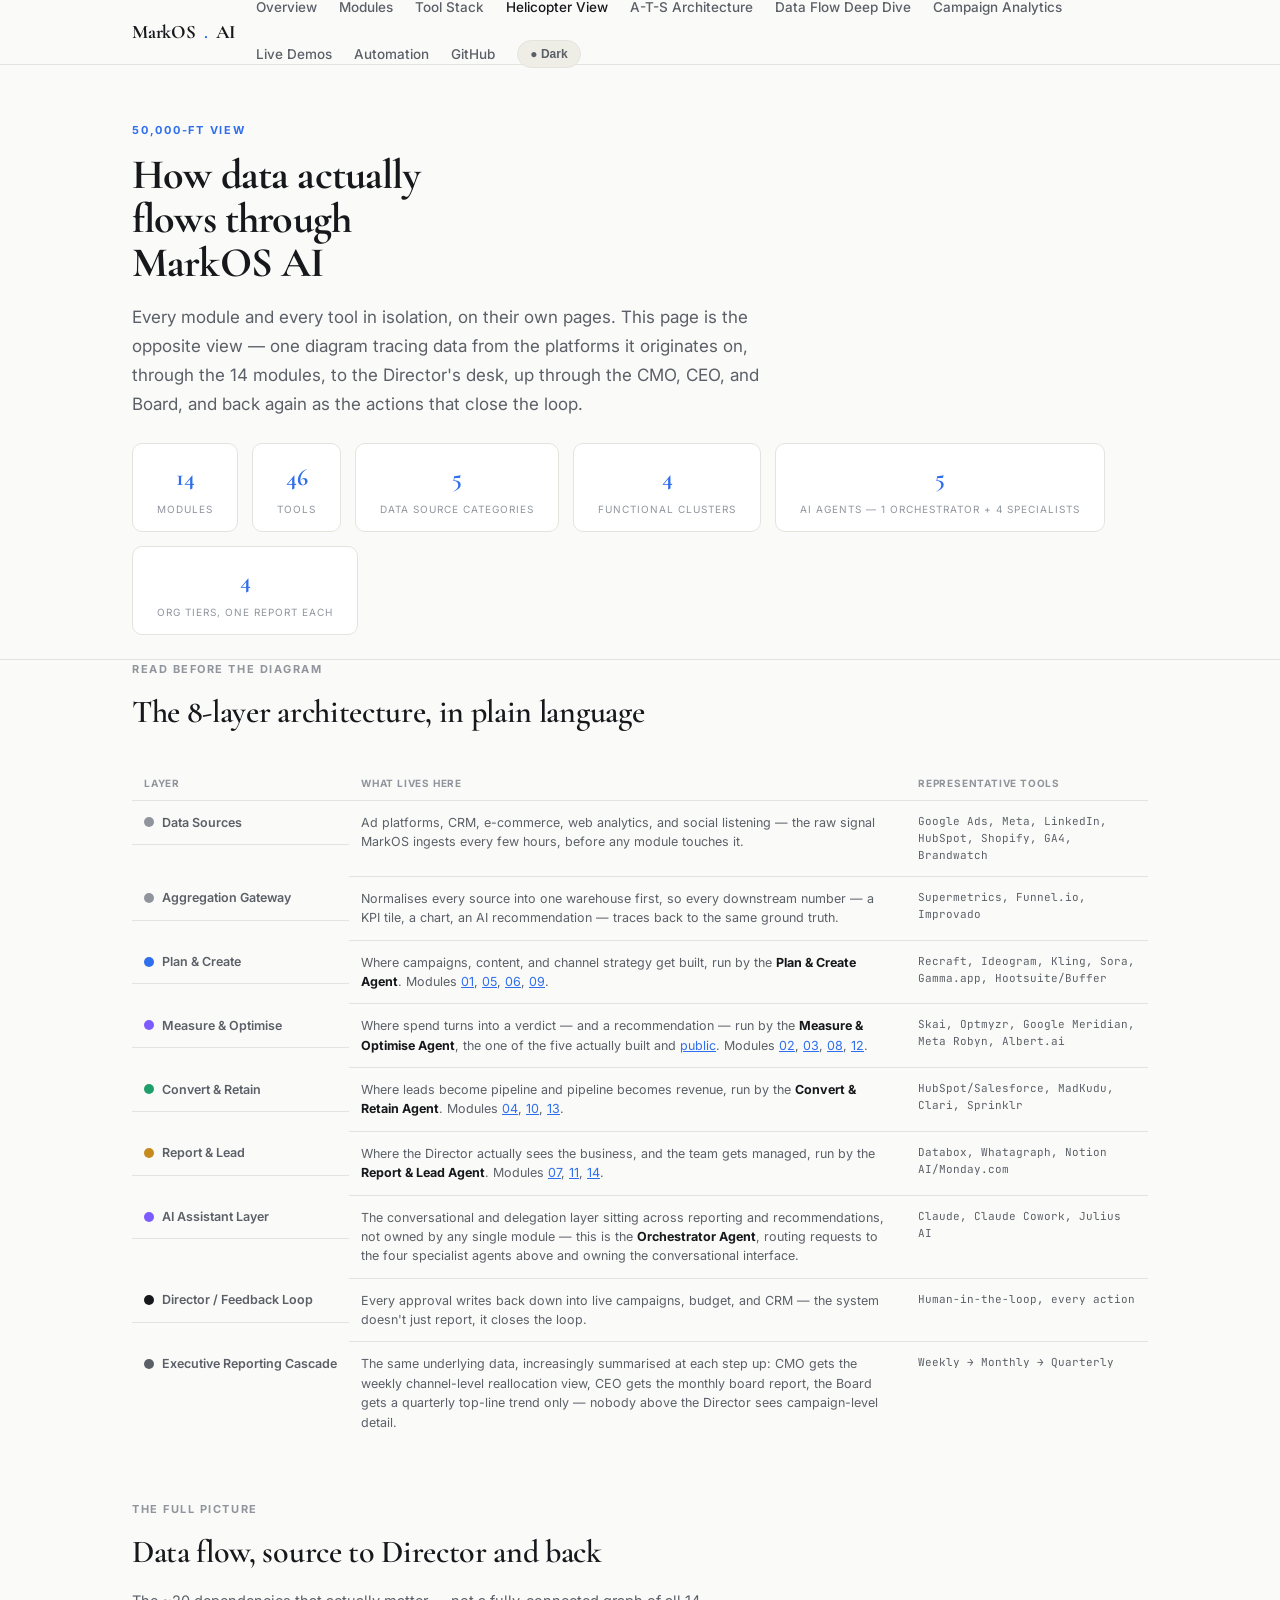
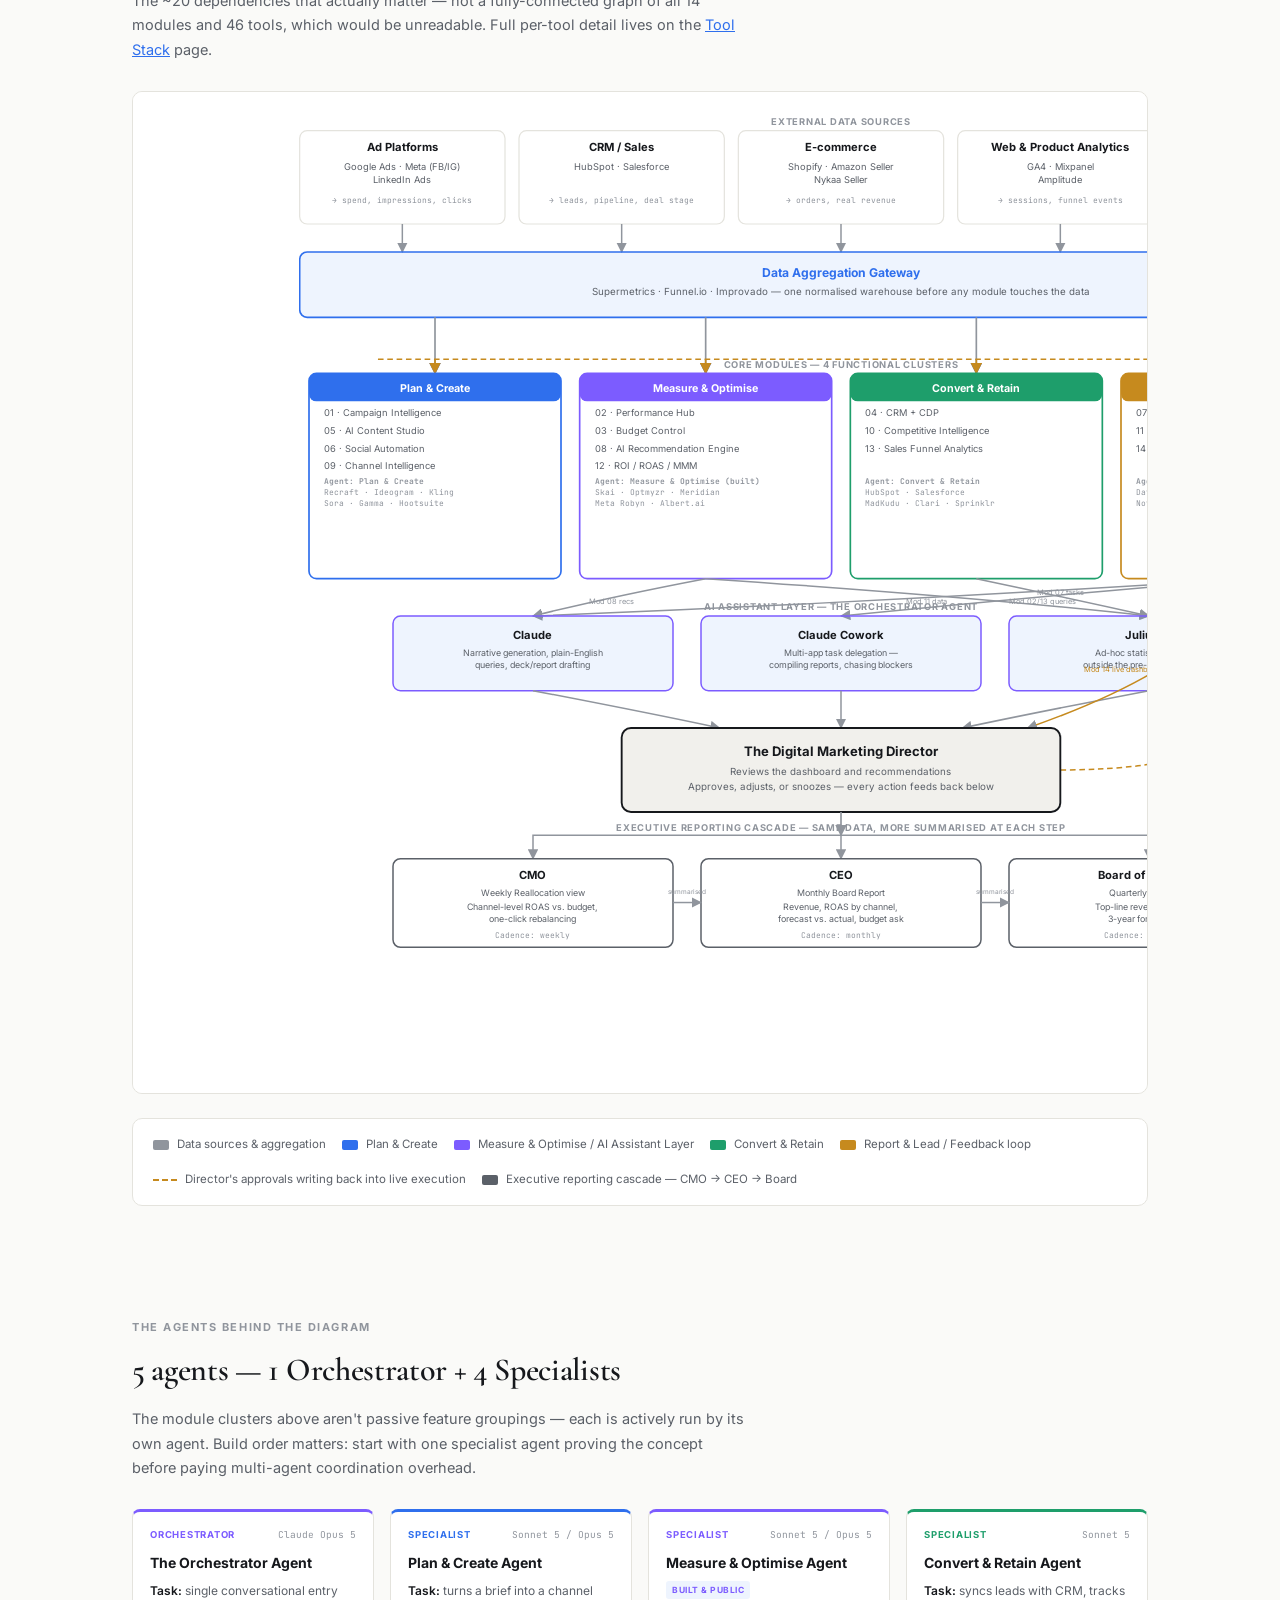
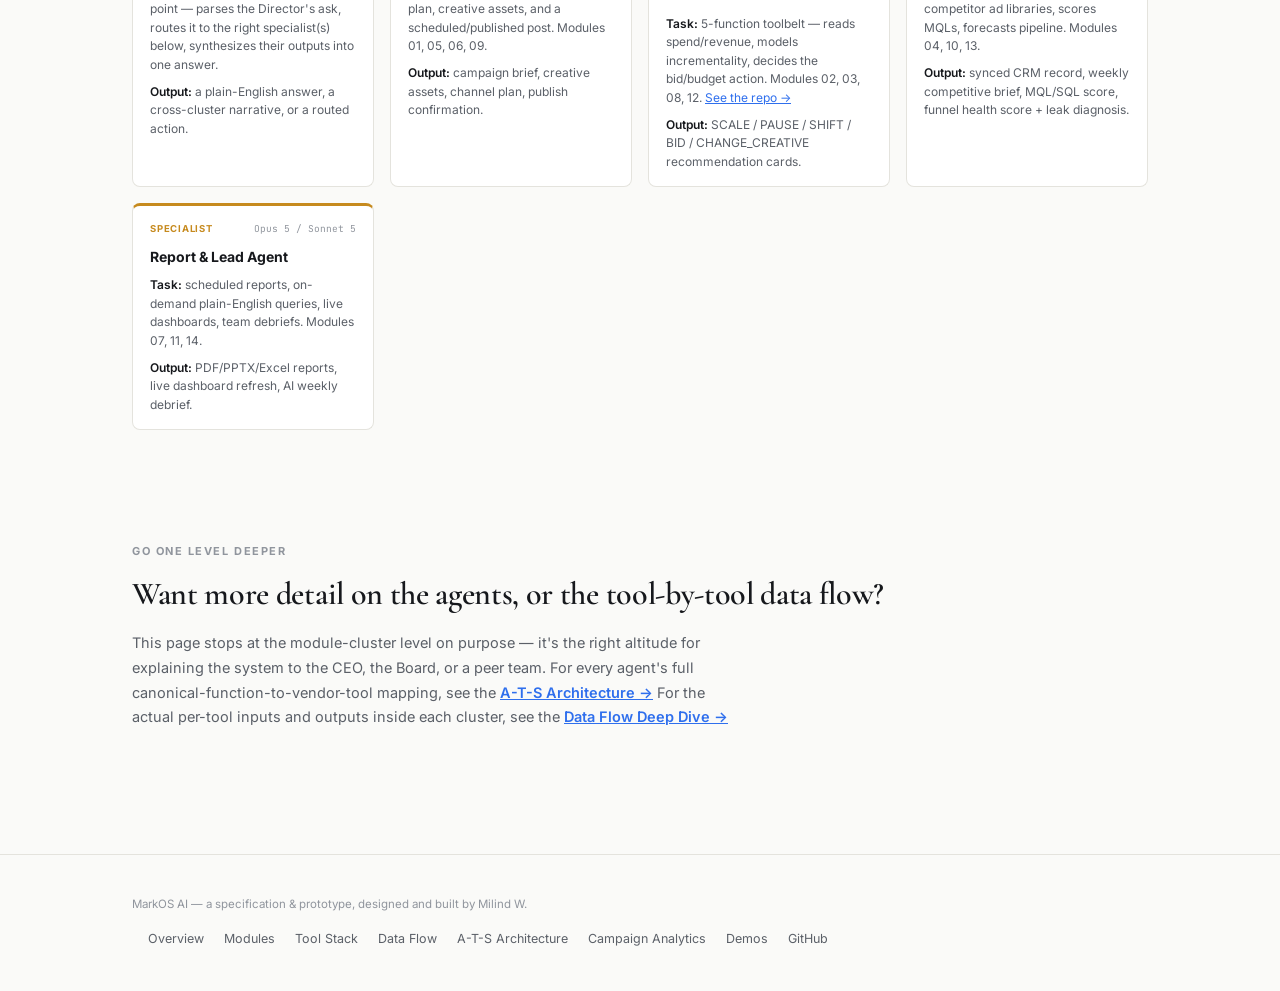
<file: helicopter.html>
<!doctype html>
<html lang="en">
<head>
<meta charset="UTF-8">
<meta name="viewport" content="width=device-width, initial-scale=1.0">
<title>MarkOS AI — Helicopter View</title>
<meta name="description" content="End-to-end architecture: how data flows from external platforms through MarkOS AI's 14 modules and 46-tool stack to the Director, up through CMO/CEO/Board, and back.">
<link rel="stylesheet" href="https://fonts.googleapis.com/css2?family=Cormorant+Garamond:wght@500;600;700&family=Inter:wght@400;500;600;700&family=JetBrains+Mono:wght@400;500&display=swap">
<link rel="stylesheet" href="assets/css/theme.css">
<style>
  .kpi-row{display:flex;flex-wrap:wrap;gap:14px;margin-top:24px;}
  .kpi{background:var(--surface);border:1px solid var(--rule);border-radius:10px;padding:14px 24px;text-align:center;}
  .kpi-val{font-family:var(--serif);font-size:24px;font-weight:700;color:var(--accent);}
  .kpi-lbl{font-size:10px;color:var(--text-3);letter-spacing:0.1em;text-transform:uppercase;margin-top:3px;}

  .layer-table{width:100%;border-collapse:collapse;font-size:12.5px;}
  .layer-table th{text-align:left;font-size:10px;font-weight:700;letter-spacing:0.08em;text-transform:uppercase;color:var(--text-3);padding:8px 12px;border-bottom:1.5px solid var(--rule);}
  .layer-table td{padding:12px;border-bottom:1px solid var(--rule);color:var(--text-2);vertical-align:top;line-height:1.55;}
  .layer-table tr:last-child td{border-bottom:none;}
  .layer-name{display:flex;align-items:center;gap:8px;font-weight:600;color:var(--text-1);white-space:nowrap;}
  .layer-dot{width:10px;height:10px;border-radius:50%;flex-shrink:0;}
  .layer-tools{font-family:var(--mono);font-size:11px;color:var(--text-3);}

  .diagram-frame{background:var(--surface);border:1px solid var(--rule);border-radius:10px;padding:20px 8px;overflow-x:auto;margin:24px 0;}
  .diagram-frame svg{display:block;margin:0 auto;min-width:1400px;}
  .node-box{fill:var(--surface);}
  .node-title{font-family:var(--sans);font-weight:700;fill:var(--text-1);}
  .node-sub{font-family:var(--sans);fill:var(--text-2);}
  .node-mono{font-family:var(--mono);fill:var(--text-3);}
  .band-label{font-family:var(--sans);font-weight:700;fill:var(--text-3);letter-spacing:0.08em;text-transform:uppercase;}
  .edge{stroke:var(--text-3);fill:none;}
  .edge-label{font-family:var(--sans);fill:var(--text-3);}

  .legend{display:flex;flex-wrap:wrap;gap:16px;padding:16px 20px;background:var(--surface);border:1px solid var(--rule);border-radius:10px;margin-top:20px;}
  .li{display:flex;align-items:center;gap:8px;font-size:11.5px;color:var(--text-2);}
  .lb{width:16px;height:10px;border-radius:2px;flex-shrink:0;}
  .ldsh{width:24px;height:0;border-top:2px dashed var(--text-3);flex-shrink:0;}

  .agent-grid{display:grid;grid-template-columns:repeat(auto-fit,minmax(240px,1fr));gap:16px;margin-top:20px;}
  .agent-card{border-top:3px solid var(--agent-color,var(--accent));}
  .agent-card-top{display:flex;align-items:center;justify-content:space-between;gap:8px;margin-bottom:8px;}
  .agent-role{font-size:9.5px;font-weight:700;letter-spacing:0.08em;text-transform:uppercase;color:var(--agent-color,var(--accent));}
  .agent-llm{font-family:var(--mono);font-size:9.5px;color:var(--text-3);white-space:nowrap;}
  .agent-name{font-weight:700;font-size:14px;color:var(--text-1);margin-bottom:2px;}
  .agent-built{display:inline-block;font-size:8.5px;font-weight:700;letter-spacing:0.06em;text-transform:uppercase;padding:2px 6px;border-radius:3px;background:var(--accent-lo);color:var(--agent-color,var(--accent));margin-bottom:8px;}
  .agent-line{font-size:12px;color:var(--text-2);line-height:1.55;margin-top:8px;}
  .agent-line strong{color:var(--text-1);font-weight:600;}
</style>
</head>
<body>

<nav class="site-nav">
  <div class="wrap">
    <div class="brand">MarkOS<span class="dot">.</span>AI</div>
    <div class="nav-links">
      <a href="index.html">Overview</a>
      <a href="modules.html">Modules</a>
      <a href="tools.html">Tool Stack</a>
      <a href="helicopter.html" class="active">Helicopter View</a>
      <a href="ats-architecture.html">A-T-S Architecture</a>
      <a href="data-flow.html">Data Flow Deep Dive</a>
      <a href="campaign-analytics.html">Campaign Analytics</a>
      <a href="demos.html">Live Demos</a>
      <a href="automation/SETUP_GUIDE.md" target="_blank">Automation</a>
      <a href="https://github.com/Milindw1612/markos-ai" target="_blank">GitHub</a>
      <button class="theme-toggle">● Dark</button>
    </div>
  </div>
</nav>

<header class="hero" style="padding:56px 0 24px;">
  <div class="wrap">
    <div class="eyebrow">50,000-ft View</div>
    <h1 style="font-size:clamp(28px,4.5vw,42px);">How data actually flows through MarkOS AI</h1>
    <p class="lede">Every module and every tool in isolation, on their own pages. This page is the opposite view — one diagram tracing data from the platforms it originates on, through the 14 modules, to the Director's desk, up through the CMO, CEO, and Board, and back again as the actions that close the loop.</p>
    <div class="kpi-row">
      <div class="kpi"><div class="kpi-val">14</div><div class="kpi-lbl">Modules</div></div>
      <div class="kpi"><div class="kpi-val">46</div><div class="kpi-lbl">Tools</div></div>
      <div class="kpi"><div class="kpi-val">5</div><div class="kpi-lbl">Data Source Categories</div></div>
      <div class="kpi"><div class="kpi-val">4</div><div class="kpi-lbl">Functional Clusters</div></div>
      <div class="kpi"><div class="kpi-val">5</div><div class="kpi-lbl">AI Agents — 1 Orchestrator + 4 Specialists</div></div>
      <div class="kpi"><div class="kpi-val">4</div><div class="kpi-lbl">Org Tiers, One Report Each</div></div>
    </div>
  </div>
</header>

<div class="wrap">

<section class="section" style="padding-top:0;">
  <div class="section-head">
    <div class="section-eye">Read Before the Diagram</div>
    <h2 class="section-title">The 8-layer architecture, in plain language</h2>
  </div>
  <div style="overflow-x:auto;">
    <table class="layer-table">
      <thead><tr><th>Layer</th><th>What lives here</th><th>Representative tools</th></tr></thead>
      <tbody>
        <tr>
          <td class="layer-name"><span class="layer-dot" style="background:var(--text-3);"></span>Data Sources</td>
          <td>Ad platforms, CRM, e-commerce, web analytics, and social listening — the raw signal MarkOS ingests every few hours, before any module touches it.</td>
          <td class="layer-tools">Google Ads, Meta, LinkedIn, HubSpot, Shopify, GA4, Brandwatch</td>
        </tr>
        <tr>
          <td class="layer-name"><span class="layer-dot" style="background:var(--text-3);"></span>Aggregation Gateway</td>
          <td>Normalises every source into one warehouse first, so every downstream number — a KPI tile, a chart, an AI recommendation — traces back to the same ground truth.</td>
          <td class="layer-tools">Supermetrics, Funnel.io, Improvado</td>
        </tr>
        <tr>
          <td class="layer-name"><span class="layer-dot" style="background:var(--accent);"></span>Plan &amp; Create</td>
          <td>Where campaigns, content, and channel strategy get built, run by the <strong style="color:var(--text-1);">Plan &amp; Create Agent</strong>. Modules <a href="modules.html#m01" style="color:var(--accent);">01</a>, <a href="modules.html#m05" style="color:var(--accent);">05</a>, <a href="modules.html#m06" style="color:var(--accent);">06</a>, <a href="modules.html#m09" style="color:var(--accent);">09</a>.</td>
          <td class="layer-tools">Recraft, Ideogram, Kling, Sora, Gamma.app, Hootsuite/Buffer</td>
        </tr>
        <tr>
          <td class="layer-name"><span class="layer-dot" style="background:var(--accent-2);"></span>Measure &amp; Optimise</td>
          <td>Where spend turns into a verdict — and a recommendation — run by the <strong style="color:var(--text-1);">Measure &amp; Optimise Agent</strong>, the one of the five actually built and <a href="https://github.com/Milindw1612/markos-ai-agent" style="color:var(--accent);">public</a>. Modules <a href="modules.html#m02" style="color:var(--accent);">02</a>, <a href="modules.html#m03" style="color:var(--accent);">03</a>, <a href="modules.html#m08" style="color:var(--accent);">08</a>, <a href="modules.html#m12" style="color:var(--accent);">12</a>.</td>
          <td class="layer-tools">Skai, Optmyzr, Google Meridian, Meta Robyn, Albert.ai</td>
        </tr>
        <tr>
          <td class="layer-name"><span class="layer-dot" style="background:var(--good);"></span>Convert &amp; Retain</td>
          <td>Where leads become pipeline and pipeline becomes revenue, run by the <strong style="color:var(--text-1);">Convert &amp; Retain Agent</strong>. Modules <a href="modules.html#m04" style="color:var(--accent);">04</a>, <a href="modules.html#m10" style="color:var(--accent);">10</a>, <a href="modules.html#m13" style="color:var(--accent);">13</a>.</td>
          <td class="layer-tools">HubSpot/Salesforce, MadKudu, Clari, Sprinklr</td>
        </tr>
        <tr>
          <td class="layer-name"><span class="layer-dot" style="background:var(--warn);"></span>Report &amp; Lead</td>
          <td>Where the Director actually sees the business, and the team gets managed, run by the <strong style="color:var(--text-1);">Report &amp; Lead Agent</strong>. Modules <a href="modules.html#m07" style="color:var(--accent);">07</a>, <a href="modules.html#m11" style="color:var(--accent);">11</a>, <a href="modules.html#m14" style="color:var(--accent);">14</a>.</td>
          <td class="layer-tools">Databox, Whatagraph, Notion AI/Monday.com</td>
        </tr>
        <tr>
          <td class="layer-name"><span class="layer-dot" style="background:var(--accent-2);"></span>AI Assistant Layer</td>
          <td>The conversational and delegation layer sitting across reporting and recommendations, not owned by any single module — this is the <strong style="color:var(--text-1);">Orchestrator Agent</strong>, routing requests to the four specialist agents above and owning the conversational interface.</td>
          <td class="layer-tools">Claude, Claude Cowork, Julius AI</td>
        </tr>
        <tr>
          <td class="layer-name"><span class="layer-dot" style="background:var(--text-1);"></span>Director / Feedback Loop</td>
          <td>Every approval writes back down into live campaigns, budget, and CRM — the system doesn't just report, it closes the loop.</td>
          <td class="layer-tools">Human-in-the-loop, every action</td>
        </tr>
        <tr>
          <td class="layer-name"><span class="layer-dot" style="background:var(--text-2);"></span>Executive Reporting Cascade</td>
          <td>The same underlying data, increasingly summarised at each step up: CMO gets the weekly channel-level reallocation view, CEO gets the monthly board report, the Board gets a quarterly top-line trend only — nobody above the Director sees campaign-level detail.</td>
          <td class="layer-tools">Weekly → Monthly → Quarterly</td>
        </tr>
      </tbody>
    </table>
  </div>
</section>

<section class="section" style="padding-top:0;">
  <div class="section-head">
    <div class="section-eye">The Full Picture</div>
    <h2 class="section-title">Data flow, source to Director and back</h2>
    <p class="section-sub">The ~20 dependencies that actually matter — not a fully-connected graph of all 14 modules and 46 tools, which would be unreadable. Full per-tool detail lives on the <a href="tools.html" style="color:var(--accent);">Tool Stack</a> page.</p>
  </div>

  <div class="diagram-frame">
    <svg viewBox="0 0 1500 1030" role="img" aria-label="Data flows from five external source categories into a data aggregation gateway, which feeds four functional module clusters, each run by its own specialist AI agent: the Plan and Create Agent, the Measure and Optimise Agent (the one of the five actually built and public), the Convert and Retain Agent, and the Report and Lead Agent. These four clusters feed the Orchestrator Agent, shown as the AI Assistant Layer of Claude, Claude Cowork, and Julius AI, which together with a direct dashboard feed reach the Director. From the Director, an executive reporting cascade continues upward through the CMO's weekly view, the CEO's monthly board report, and the Board of Directors' quarterly summary, each more condensed than the last. The Director's approvals then write back down through a feedback loop into the Plan and Create, Measure and Optimise, and Convert and Retain clusters.">
      <defs>
        <marker id="ar" viewBox="0 0 10 10" refX="9" refY="5" markerWidth="7" markerHeight="7" orient="auto-start-reverse"><path d="M0,0 L10,5 L0,10 z" style="fill:var(--text-3);"/></marker>
        <marker id="arA" viewBox="0 0 10 10" refX="9" refY="5" markerWidth="7" markerHeight="7" orient="auto-start-reverse"><path d="M0,0 L10,5 L0,10 z" style="fill:var(--accent);"/></marker>
        <marker id="arFb" viewBox="0 0 10 10" refX="9" refY="5" markerWidth="7" markerHeight="7" orient="auto-start-reverse"><path d="M0,0 L10,5 L0,10 z" style="fill:var(--warn);"/></marker>
      </defs>

      <!-- ═══ ROW A: DATA SOURCES ═══ -->
      <text x="750" y="14" text-anchor="middle" class="band-label" font-size="10">External Data Sources</text>
      <g>
        <rect x="170" y="20" width="220" height="100" rx="8" class="node-box" stroke="var(--rule)" stroke-width="1.3"/>
        <text x="280" y="42" text-anchor="middle" class="node-title" font-size="12">Ad Platforms</text>
        <text x="280" y="62" text-anchor="middle" class="node-sub" font-size="10">Google Ads · Meta (FB/IG)</text>
        <text x="280" y="76" text-anchor="middle" class="node-sub" font-size="10">LinkedIn Ads</text>
        <text x="280" y="98" text-anchor="middle" class="node-mono" font-size="8.5">→ spend, impressions, clicks</text>

        <rect x="405" y="20" width="220" height="100" rx="8" class="node-box" stroke="var(--rule)" stroke-width="1.3"/>
        <text x="515" y="42" text-anchor="middle" class="node-title" font-size="12">CRM / Sales</text>
        <text x="515" y="62" text-anchor="middle" class="node-sub" font-size="10">HubSpot · Salesforce</text>
        <text x="515" y="98" text-anchor="middle" class="node-mono" font-size="8.5">→ leads, pipeline, deal stage</text>

        <rect x="640" y="20" width="220" height="100" rx="8" class="node-box" stroke="var(--rule)" stroke-width="1.3"/>
        <text x="750" y="42" text-anchor="middle" class="node-title" font-size="12">E-commerce</text>
        <text x="750" y="62" text-anchor="middle" class="node-sub" font-size="10">Shopify · Amazon Seller</text>
        <text x="750" y="76" text-anchor="middle" class="node-sub" font-size="10">Nykaa Seller</text>
        <text x="750" y="98" text-anchor="middle" class="node-mono" font-size="8.5">→ orders, real revenue</text>

        <rect x="875" y="20" width="220" height="100" rx="8" class="node-box" stroke="var(--rule)" stroke-width="1.3"/>
        <text x="985" y="42" text-anchor="middle" class="node-title" font-size="12">Web &amp; Product Analytics</text>
        <text x="985" y="62" text-anchor="middle" class="node-sub" font-size="10">GA4 · Mixpanel</text>
        <text x="985" y="76" text-anchor="middle" class="node-sub" font-size="10">Amplitude</text>
        <text x="985" y="98" text-anchor="middle" class="node-mono" font-size="8.5">→ sessions, funnel events</text>

        <rect x="1110" y="20" width="220" height="100" rx="8" class="node-box" stroke="var(--rule)" stroke-width="1.3"/>
        <text x="1220" y="42" text-anchor="middle" class="node-title" font-size="12">Social &amp; Listening</text>
        <text x="1220" y="62" text-anchor="middle" class="node-sub" font-size="10">Brandwatch · Sprinklr</text>
        <text x="1220" y="98" text-anchor="middle" class="node-mono" font-size="8.5">→ sentiment, mentions</text>
      </g>

      <!-- sources -> gateway -->
      <line x1="280" y1="120" x2="280" y2="150" class="edge" stroke-width="1.6" marker-end="url(#ar)"/>
      <line x1="515" y1="120" x2="515" y2="150" class="edge" stroke-width="1.6" marker-end="url(#ar)"/>
      <line x1="750" y1="120" x2="750" y2="150" class="edge" stroke-width="1.6" marker-end="url(#ar)"/>
      <line x1="985" y1="120" x2="985" y2="150" class="edge" stroke-width="1.6" marker-end="url(#ar)"/>
      <line x1="1220" y1="120" x2="1220" y2="150" class="edge" stroke-width="1.6" marker-end="url(#ar)"/>

      <!-- ═══ GATEWAY ═══ -->
      <rect x="170" y="150" width="1160" height="70" rx="8" fill="var(--accent-lo)" stroke="var(--accent)" stroke-width="1.8"/>
      <text x="750" y="177" text-anchor="middle" class="node-title" font-size="13" style="fill:var(--accent);">Data Aggregation Gateway</text>
      <text x="750" y="196" text-anchor="middle" class="node-sub" font-size="10.5">Supermetrics · Funnel.io · Improvado — one normalised warehouse before any module touches the data</text>

      <!-- gateway -> clusters -->
      <line x1="315" y1="220" x2="315" y2="280" class="edge" stroke-width="1.8" marker-end="url(#arA)"/>
      <line x1="605" y1="220" x2="605" y2="280" class="edge" stroke-width="1.8" marker-end="url(#arA)"/>
      <line x1="895" y1="220" x2="895" y2="280" class="edge" stroke-width="1.8" marker-end="url(#arA)"/>
      <line x1="1185" y1="220" x2="1185" y2="280" class="edge" stroke-width="1.8" marker-end="url(#arA)"/>

      <!-- feedback rail (drawn behind clusters, above them) -->
      <path d="M985,705 Q1420,705 1420,265 L250,265" class="edge" style="stroke:var(--warn);" stroke-width="1.6" stroke-dasharray="6,4" fill="none"/>
      <line x1="315" y1="265" x2="315" y2="280" style="stroke:var(--warn);" stroke-width="1.8" stroke-dasharray="6,4" marker-end="url(#arFb)"/>
      <line x1="605" y1="265" x2="605" y2="280" style="stroke:var(--warn);" stroke-width="1.8" stroke-dasharray="6,4" marker-end="url(#arFb)"/>
      <line x1="895" y1="265" x2="895" y2="280" style="stroke:var(--warn);" stroke-width="1.8" stroke-dasharray="6,4" marker-end="url(#arFb)"/>
      <text x="1420" y="480" text-anchor="middle" class="edge-label" font-size="9" style="fill:var(--warn);font-weight:600;" transform="rotate(90,1420,480)">Feedback: approvals write back</text>

      <!-- ═══ ROW B: CLUSTERS ═══ -->
      <text x="750" y="274" text-anchor="middle" class="band-label" font-size="10">Core Modules — 4 Functional Clusters</text>
      <g>
        <rect x="180" y="280" width="270" height="220" rx="8" class="node-box" stroke="var(--accent)" stroke-width="1.8"/>
        <rect x="180" y="280" width="270" height="30" rx="8" fill="var(--accent)"/>
        <text x="315" y="300" text-anchor="middle" font-size="11.5" font-weight="700" fill="#fff">Plan &amp; Create</text>
        <text x="196" y="326" class="node-sub" font-size="10">01 · Campaign Intelligence</text>
        <text x="196" y="345" class="node-sub" font-size="10">05 · AI Content Studio</text>
        <text x="196" y="364" class="node-sub" font-size="10">06 · Social Automation</text>
        <text x="196" y="383" class="node-sub" font-size="10">09 · Channel Intelligence</text>
        <text x="196" y="399" class="node-mono" font-size="8.5" font-weight="700" fill="var(--accent)">Agent: Plan &amp; Create</text>
        <text x="196" y="410" class="node-mono" font-size="8.5">Recraft · Ideogram · Kling</text>
        <text x="196" y="422" class="node-mono" font-size="8.5">Sora · Gamma · Hootsuite</text>

        <rect x="470" y="280" width="270" height="220" rx="8" class="node-box" stroke="var(--accent-2)" stroke-width="1.8"/>
        <rect x="470" y="280" width="270" height="30" rx="8" fill="var(--accent-2)"/>
        <text x="605" y="300" text-anchor="middle" font-size="11.5" font-weight="700" fill="#fff">Measure &amp; Optimise</text>
        <text x="486" y="326" class="node-sub" font-size="10">02 · Performance Hub</text>
        <text x="486" y="345" class="node-sub" font-size="10">03 · Budget Control</text>
        <text x="486" y="364" class="node-sub" font-size="10">08 · AI Recommendation Engine</text>
        <text x="486" y="383" class="node-sub" font-size="10">12 · ROI / ROAS / MMM</text>
        <text x="486" y="399" class="node-mono" font-size="8.5" font-weight="700" fill="var(--accent-2)">Agent: Measure &amp; Optimise (built)</text>
        <text x="486" y="410" class="node-mono" font-size="8.5">Skai · Optmyzr · Meridian</text>
        <text x="486" y="422" class="node-mono" font-size="8.5">Meta Robyn · Albert.ai</text>

        <rect x="760" y="280" width="270" height="220" rx="8" class="node-box" stroke="var(--good)" stroke-width="1.8"/>
        <rect x="760" y="280" width="270" height="30" rx="8" fill="var(--good)"/>
        <text x="895" y="300" text-anchor="middle" font-size="11.5" font-weight="700" fill="#fff">Convert &amp; Retain</text>
        <text x="776" y="326" class="node-sub" font-size="10">04 · CRM + CDP</text>
        <text x="776" y="345" class="node-sub" font-size="10">10 · Competitive Intelligence</text>
        <text x="776" y="364" class="node-sub" font-size="10">13 · Sales Funnel Analytics</text>
        <text x="776" y="399" class="node-mono" font-size="8.5" font-weight="700" fill="var(--good)">Agent: Convert &amp; Retain</text>
        <text x="776" y="410" class="node-mono" font-size="8.5">HubSpot · Salesforce</text>
        <text x="776" y="422" class="node-mono" font-size="8.5">MadKudu · Clari · Sprinklr</text>

        <rect x="1050" y="280" width="270" height="220" rx="8" class="node-box" stroke="var(--warn)" stroke-width="1.8"/>
        <rect x="1050" y="280" width="270" height="30" rx="8" fill="var(--warn)"/>
        <text x="1185" y="300" text-anchor="middle" font-size="11.5" font-weight="700" fill="#fff">Report &amp; Lead</text>
        <text x="1066" y="326" class="node-sub" font-size="10">07 · Team &amp; Resource Mgmt</text>
        <text x="1066" y="345" class="node-sub" font-size="10">11 · Reporting &amp; Dashboard</text>
        <text x="1066" y="364" class="node-sub" font-size="10">14 · Live Campaign Dashboard</text>
        <text x="1066" y="399" class="node-mono" font-size="8.5" font-weight="700" fill="var(--warn)">Agent: Report &amp; Lead</text>
        <text x="1066" y="410" class="node-mono" font-size="8.5">Databox · Whatagraph</text>
        <text x="1066" y="422" class="node-mono" font-size="8.5">Notion AI · Monday.com</text>
      </g>

      <!-- clusters -> AI layer (curved) -->
      <path d="M605,500 Q500,520 420,540" class="edge" stroke-width="1.6" fill="none" marker-end="url(#ar)"/>
      <path d="M1185,500 Q800,525 420,540" class="edge" stroke-width="1.6" fill="none" marker-end="url(#ar)"/>
      <path d="M1185,500 Q950,520 750,540" class="edge" stroke-width="1.6" fill="none" marker-end="url(#ar)"/>
      <path d="M605,500 Q900,520 1080,540" class="edge" stroke-width="1.6" fill="none" marker-end="url(#ar)"/>
      <path d="M895,500 Q990,520 1080,540" class="edge" stroke-width="1.6" fill="none" marker-end="url(#ar)"/>
      <text x="480" y="527" class="edge-label" font-size="8">Mod 08 recs</text>
      <text x="820" y="527" class="edge-label" font-size="8">Mod 11 data</text>
      <text x="960" y="518" class="edge-label" font-size="8">Mod 07 tasks</text>
      <text x="930" y="527" class="edge-label" font-size="8">Mod 02/13 queries</text>

      <!-- ═══ ROW C: AI LAYER ═══ -->
      <text x="750" y="534" text-anchor="middle" class="band-label" font-size="10">AI Assistant Layer — The Orchestrator Agent</text>
      <g>
        <rect x="270" y="540" width="300" height="80" rx="8" fill="var(--accent-lo)" stroke="var(--accent-2)" stroke-width="1.6"/>
        <text x="420" y="565" text-anchor="middle" class="node-title" font-size="12">Claude</text>
        <text x="420" y="583" text-anchor="middle" class="node-sub" font-size="9.5">Narrative generation, plain-English</text>
        <text x="420" y="596" text-anchor="middle" class="node-sub" font-size="9.5">queries, deck/report drafting</text>

        <rect x="600" y="540" width="300" height="80" rx="8" fill="var(--accent-lo)" stroke="var(--accent-2)" stroke-width="1.6"/>
        <text x="750" y="565" text-anchor="middle" class="node-title" font-size="12">Claude Cowork</text>
        <text x="750" y="583" text-anchor="middle" class="node-sub" font-size="9.5">Multi-app task delegation —</text>
        <text x="750" y="596" text-anchor="middle" class="node-sub" font-size="9.5">compiling reports, chasing blockers</text>

        <rect x="930" y="540" width="300" height="80" rx="8" fill="var(--accent-lo)" stroke="var(--accent-2)" stroke-width="1.6"/>
        <text x="1080" y="565" text-anchor="middle" class="node-title" font-size="12">Julius AI</text>
        <text x="1080" y="583" text-anchor="middle" class="node-sub" font-size="9.5">Ad-hoc statistical analysis</text>
        <text x="1080" y="596" text-anchor="middle" class="node-sub" font-size="9.5">outside the pre-built dashboards</text>
      </g>

      <!-- AI layer + direct dashboard -> Director -->
      <path d="M420,620 Q550,645 620,660" class="edge" stroke-width="1.6" fill="none" marker-end="url(#ar)"/>
      <path d="M750,620 L750,660" class="edge" stroke-width="1.6" fill="none" marker-end="url(#ar)"/>
      <path d="M1080,620 Q950,645 880,660" class="edge" stroke-width="1.6" fill="none" marker-end="url(#ar)"/>
      <path d="M1185,500 Q1150,590 950,660" class="edge" style="stroke:var(--warn);" stroke-width="1.6" fill="none" marker-end="url(#ar)"/>
      <text x="1010" y="600" class="edge-label" font-size="8" style="fill:var(--warn);">Mod 14 live dashboard (raw)</text>

      <!-- ═══ ROW D: DIRECTOR ═══ -->
      <rect x="515" y="660" width="470" height="90" rx="10" fill="var(--surface-2)" stroke="var(--text-1)" stroke-width="2"/>
      <text x="750" y="690" text-anchor="middle" font-size="14" font-weight="700" fill="var(--text-1)">The Digital Marketing Director</text>
      <text x="750" y="710" text-anchor="middle" class="node-sub" font-size="10.5">Reviews the dashboard and recommendations</text>
      <text x="750" y="726" text-anchor="middle" class="node-sub" font-size="10.5">Approves, adjusts, or snoozes — every action feeds back below</text>

      <!-- Director -> Executive Reporting Cascade -->
      <line x1="750" y1="750" x2="750" y2="775" class="edge" stroke-width="1.8" marker-end="url(#ar)"/>
      <path d="M750,775 L420,775 L420,800" class="edge" stroke-width="1.6" fill="none" marker-end="url(#ar)"/>
      <path d="M750,775 L750,800" class="edge" stroke-width="1.6" fill="none" marker-end="url(#ar)"/>
      <path d="M750,775 L1080,775 L1080,800" class="edge" stroke-width="1.6" fill="none" marker-end="url(#ar)"/>
      <text x="750" y="770" text-anchor="middle" class="band-label" font-size="10">Executive Reporting Cascade — same data, more summarised at each step</text>

      <!-- ═══ ROW E: CMO / CEO / BOARD ═══ -->
      <g>
        <rect x="270" y="800" width="300" height="95" rx="8" class="node-box" stroke="var(--text-2)" stroke-width="1.6"/>
        <text x="420" y="822" text-anchor="middle" class="node-title" font-size="12">CMO</text>
        <text x="420" y="840" text-anchor="middle" class="node-sub" font-size="9.5">Weekly Reallocation view</text>
        <text x="420" y="855" text-anchor="middle" class="node-sub" font-size="9.5">Channel-level ROAS vs. budget,</text>
        <text x="420" y="868" text-anchor="middle" class="node-sub" font-size="9.5">one-click rebalancing</text>
        <text x="420" y="885" text-anchor="middle" class="node-mono" font-size="8.5">Cadence: weekly</text>

        <rect x="600" y="800" width="300" height="95" rx="8" class="node-box" stroke="var(--text-2)" stroke-width="1.6"/>
        <text x="750" y="822" text-anchor="middle" class="node-title" font-size="12">CEO</text>
        <text x="750" y="840" text-anchor="middle" class="node-sub" font-size="9.5">Monthly Board Report</text>
        <text x="750" y="855" text-anchor="middle" class="node-sub" font-size="9.5">Revenue, ROAS by channel,</text>
        <text x="750" y="868" text-anchor="middle" class="node-sub" font-size="9.5">forecast vs. actual, budget ask</text>
        <text x="750" y="885" text-anchor="middle" class="node-mono" font-size="8.5">Cadence: monthly</text>

        <rect x="930" y="800" width="300" height="95" rx="8" class="node-box" stroke="var(--text-2)" stroke-width="1.6"/>
        <text x="1080" y="822" text-anchor="middle" class="node-title" font-size="12">Board of Directors</text>
        <text x="1080" y="840" text-anchor="middle" class="node-sub" font-size="9.5">Quarterly Summary</text>
        <text x="1080" y="855" text-anchor="middle" class="node-sub" font-size="9.5">Top-line revenue trend and</text>
        <text x="1080" y="868" text-anchor="middle" class="node-sub" font-size="9.5">3-year forecast only</text>
        <text x="1080" y="885" text-anchor="middle" class="node-mono" font-size="8.5">Cadence: quarterly</text>
      </g>

      <!-- CMO -> CEO -> Board, escalating compression -->
      <line x1="570" y1="847" x2="600" y2="847" class="edge" stroke-width="1.6" marker-end="url(#ar)"/>
      <line x1="900" y1="847" x2="930" y2="847" class="edge" stroke-width="1.6" marker-end="url(#ar)"/>
      <text x="585" y="838" text-anchor="middle" class="edge-label" font-size="7">summarised</text>
      <text x="915" y="838" text-anchor="middle" class="edge-label" font-size="7">summarised</text>
    </svg>
  </div>

  <div class="legend">
    <div class="li"><div class="lb" style="background:var(--text-3);"></div>Data sources &amp; aggregation</div>
    <div class="li"><div class="lb" style="background:var(--accent);"></div>Plan &amp; Create</div>
    <div class="li"><div class="lb" style="background:var(--accent-2);"></div>Measure &amp; Optimise / AI Assistant Layer</div>
    <div class="li"><div class="lb" style="background:var(--good);"></div>Convert &amp; Retain</div>
    <div class="li"><div class="lb" style="background:var(--warn);"></div>Report &amp; Lead / Feedback loop</div>
    <div class="li"><div class="ldsh" style="border-top-color:var(--warn);"></div>Director's approvals writing back into live execution</div>
    <div class="li"><div class="lb" style="background:var(--text-2);"></div>Executive reporting cascade — CMO → CEO → Board</div>
  </div>
</section>

<section class="section">
  <div class="section-head">
    <div class="section-eye">The Agents Behind the Diagram</div>
    <h2 class="section-title">5 agents — 1 Orchestrator + 4 Specialists</h2>
    <p class="section-sub">The module clusters above aren't passive feature groupings — each is actively run by its own agent. Build order matters: start with one specialist agent proving the concept before paying multi-agent coordination overhead.</p>
  </div>
  <div class="agent-grid">
    <div class="tool-card agent-card" style="--agent-color:var(--accent-2);">
      <div class="agent-card-top"><div class="agent-role">Orchestrator</div><div class="agent-llm">Claude Opus 5</div></div>
      <div class="agent-name">The Orchestrator Agent</div>
      <div class="agent-line"><strong>Task:</strong> single conversational entry point — parses the Director's ask, routes it to the right specialist(s) below, synthesizes their outputs into one answer.</div>
      <div class="agent-line"><strong>Output:</strong> a plain-English answer, a cross-cluster narrative, or a routed action.</div>
    </div>
    <div class="tool-card agent-card" style="--agent-color:var(--accent);">
      <div class="agent-card-top"><div class="agent-role">Specialist</div><div class="agent-llm">Sonnet 5 / Opus 5</div></div>
      <div class="agent-name">Plan &amp; Create Agent</div>
      <div class="agent-line"><strong>Task:</strong> turns a brief into a channel plan, creative assets, and a scheduled/published post. Modules 01, 05, 06, 09.</div>
      <div class="agent-line"><strong>Output:</strong> campaign brief, creative assets, channel plan, publish confirmation.</div>
    </div>
    <div class="tool-card agent-card" style="--agent-color:var(--accent-2);">
      <div class="agent-card-top"><div class="agent-role">Specialist</div><div class="agent-llm">Sonnet 5 / Opus 5</div></div>
      <div class="agent-name">Measure &amp; Optimise Agent</div>
      <div class="agent-built">Built &amp; Public</div>
      <div class="agent-line"><strong>Task:</strong> 5-function toolbelt — reads spend/revenue, models incrementality, decides the bid/budget action. Modules 02, 03, 08, 12. <a href="https://github.com/Milindw1612/markos-ai-agent" style="color:var(--accent);">See the repo →</a></div>
      <div class="agent-line"><strong>Output:</strong> SCALE / PAUSE / SHIFT / BID / CHANGE_CREATIVE recommendation cards.</div>
    </div>
    <div class="tool-card agent-card" style="--agent-color:var(--good);">
      <div class="agent-card-top"><div class="agent-role">Specialist</div><div class="agent-llm">Sonnet 5</div></div>
      <div class="agent-name">Convert &amp; Retain Agent</div>
      <div class="agent-line"><strong>Task:</strong> syncs leads with CRM, tracks competitor ad libraries, scores MQLs, forecasts pipeline. Modules 04, 10, 13.</div>
      <div class="agent-line"><strong>Output:</strong> synced CRM record, weekly competitive brief, MQL/SQL score, funnel health score + leak diagnosis.</div>
    </div>
    <div class="tool-card agent-card" style="--agent-color:var(--warn);">
      <div class="agent-card-top"><div class="agent-role">Specialist</div><div class="agent-llm">Opus 5 / Sonnet 5</div></div>
      <div class="agent-name">Report &amp; Lead Agent</div>
      <div class="agent-line"><strong>Task:</strong> scheduled reports, on-demand plain-English queries, live dashboards, team debriefs. Modules 07, 11, 14.</div>
      <div class="agent-line"><strong>Output:</strong> PDF/PPTX/Excel reports, live dashboard refresh, AI weekly debrief.</div>
    </div>
  </div>
</section>

<section class="section">
  <div class="section-head">
    <div class="section-eye">Go One Level Deeper</div>
    <h2 class="section-title">Want more detail on the agents, or the tool-by-tool data flow?</h2>
    <p class="section-sub">This page stops at the module-cluster level on purpose — it's the right altitude for explaining the system to the CEO, the Board, or a peer team. For every agent's full canonical-function-to-vendor-tool mapping, see the <a href="ats-architecture.html" style="color:var(--accent);font-weight:600;">A-T-S Architecture →</a> For the actual per-tool inputs and outputs inside each cluster, see the <a href="data-flow.html" style="color:var(--accent);font-weight:600;">Data Flow Deep Dive →</a></p>
  </div>
</section>

</div>

<footer class="site-footer">
  <div class="wrap">
    <div class="footer-note">MarkOS AI — a specification &amp; prototype, designed and built by Milind W.</div>
    <div class="footer-links">
      <a href="index.html">Overview</a>
      <a href="modules.html">Modules</a>
      <a href="tools.html">Tool Stack</a>
      <a href="data-flow.html">Data Flow</a>
      <a href="ats-architecture.html">A-T-S Architecture</a>
      <a href="campaign-analytics.html">Campaign Analytics</a>
      <a href="demos.html">Demos</a>
      <a href="https://github.com/Milindw1612/markos-ai" target="_blank">GitHub</a>
    </div>
  </div>
</footer>

<script src="assets/js/theme.js"></script>
</body>
</html>
</file>
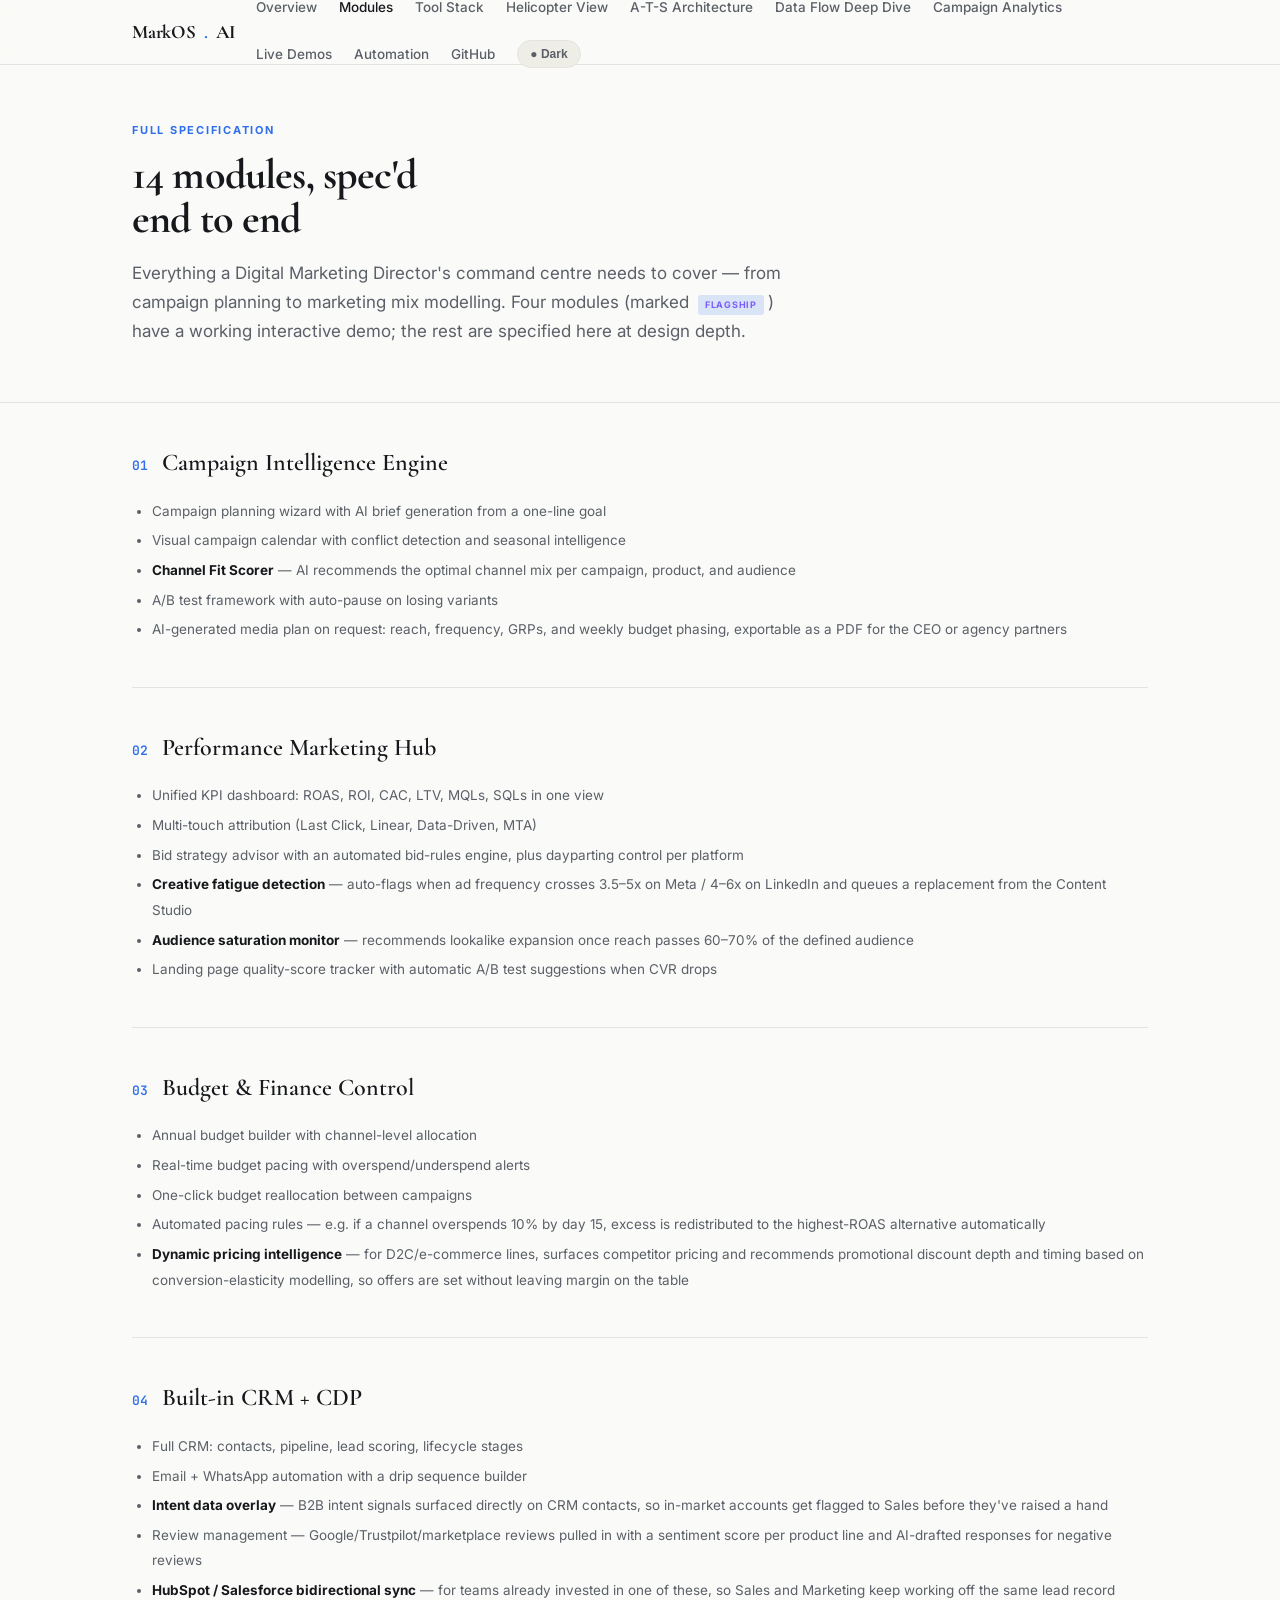
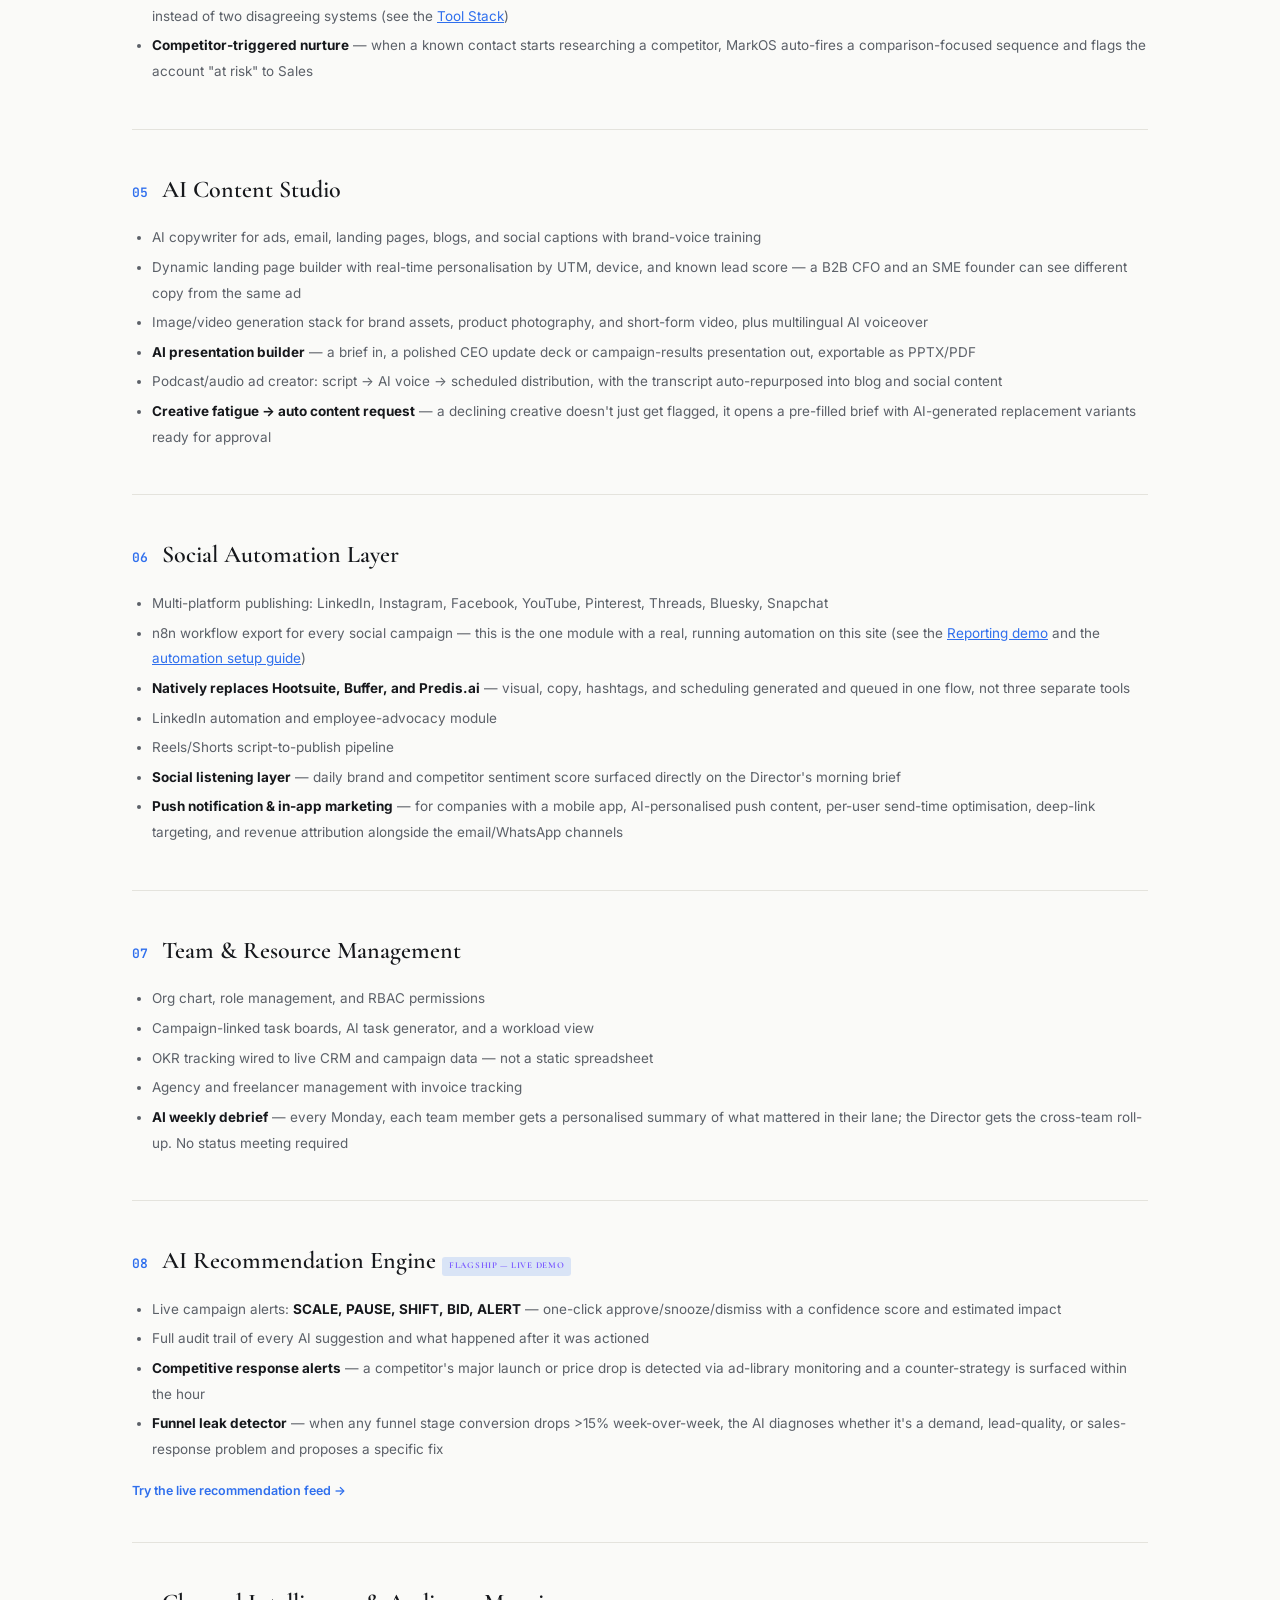
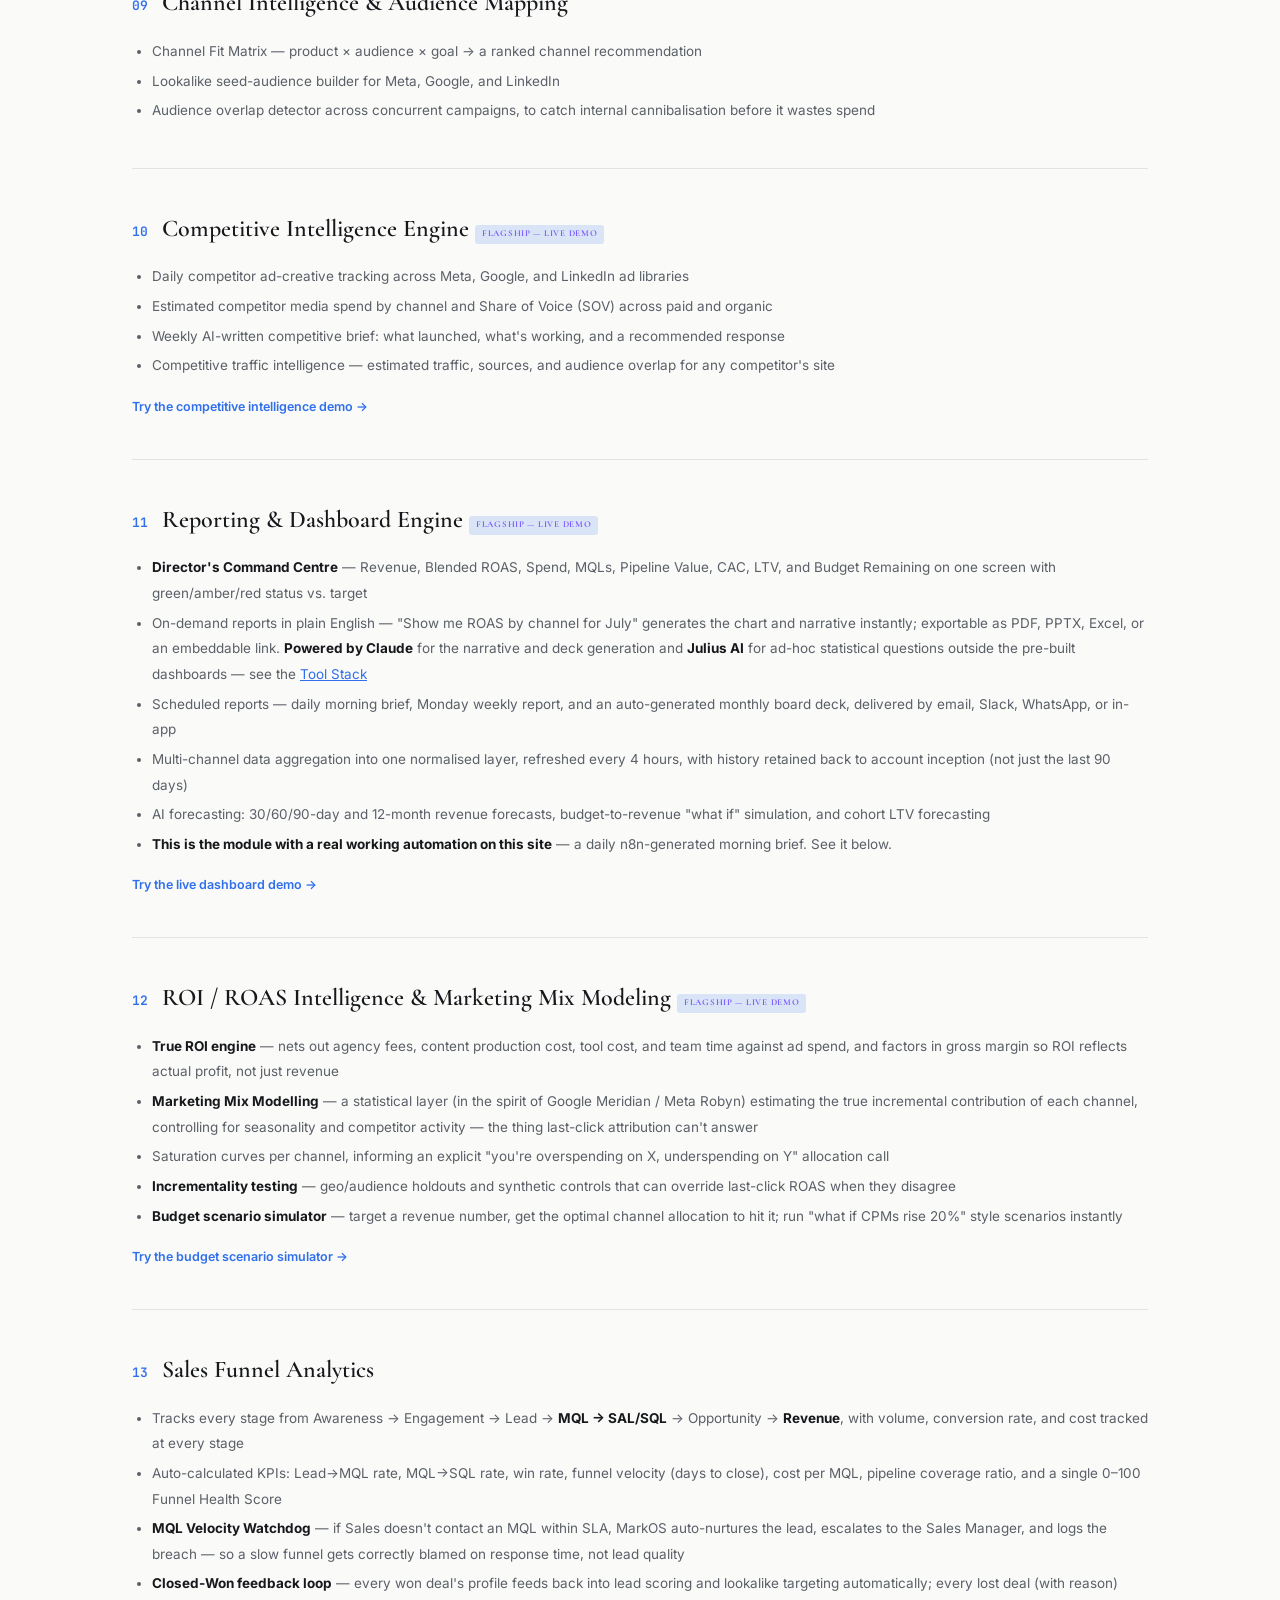
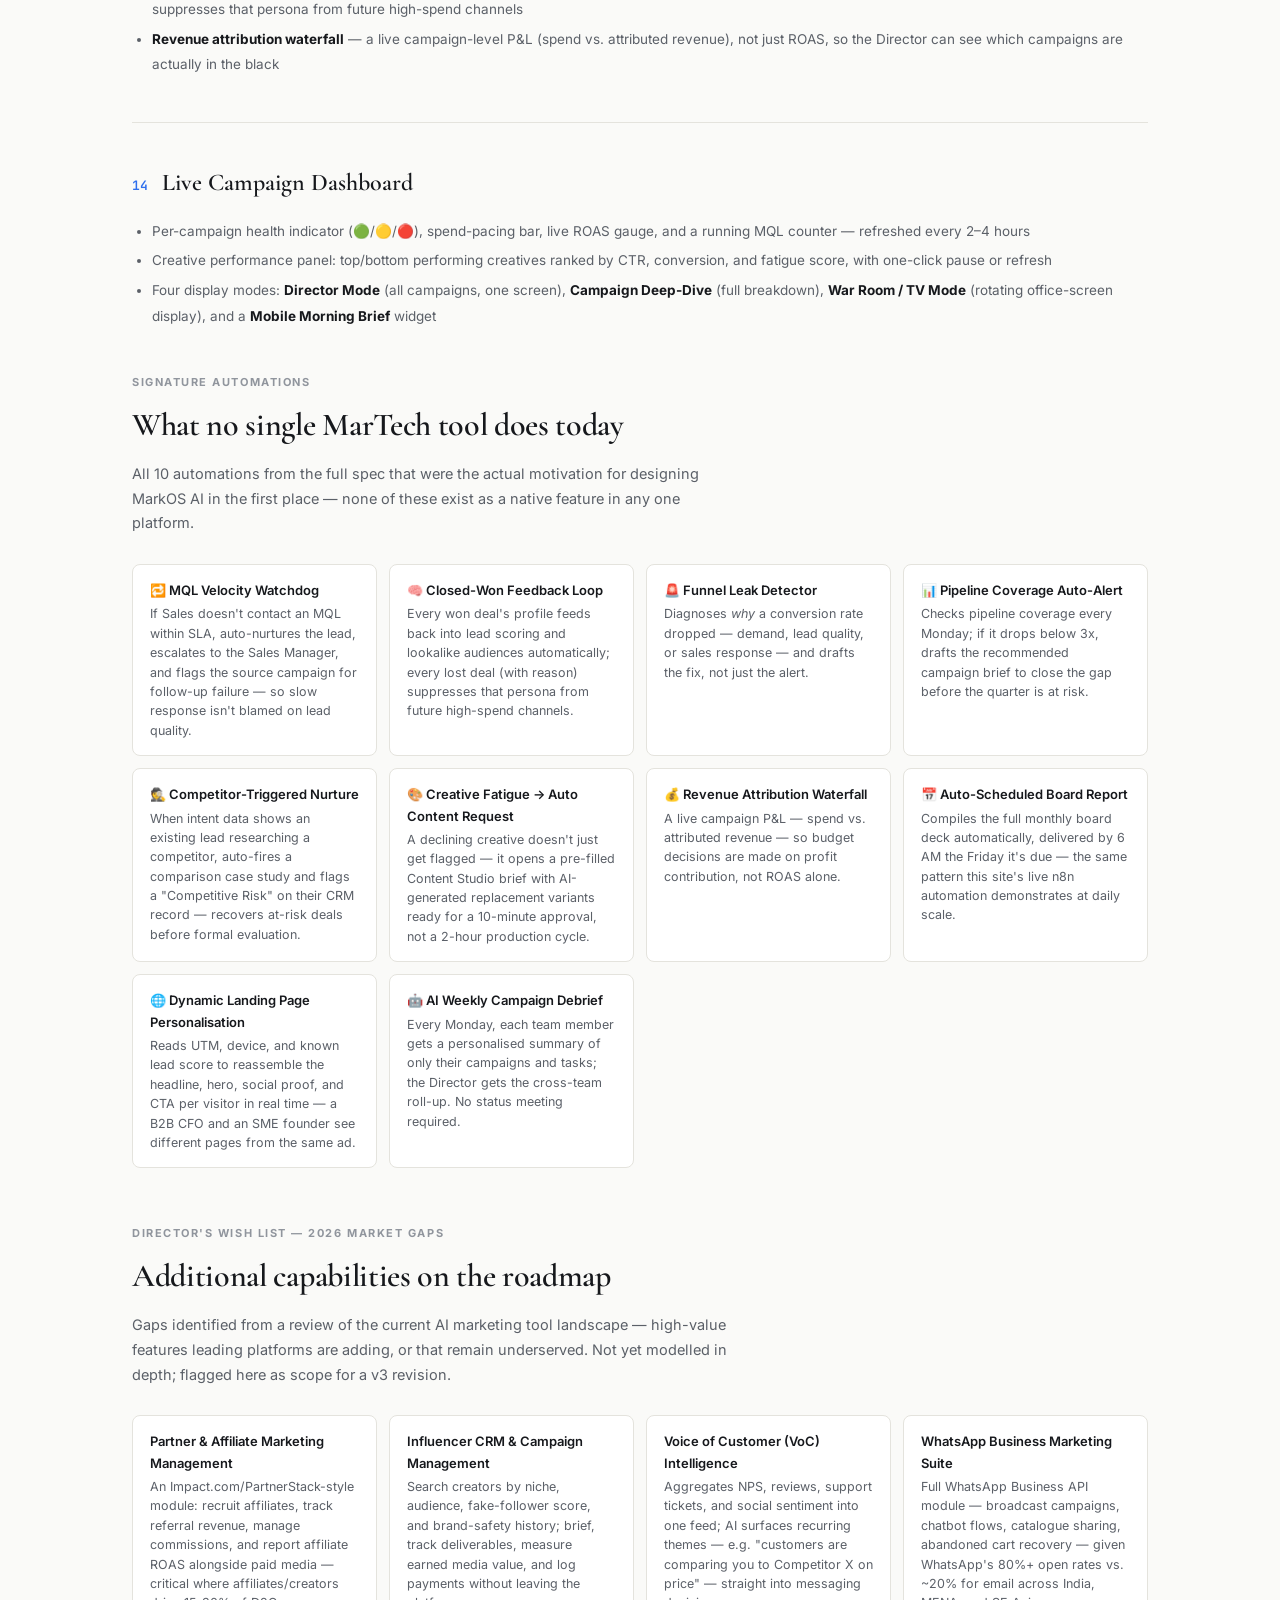
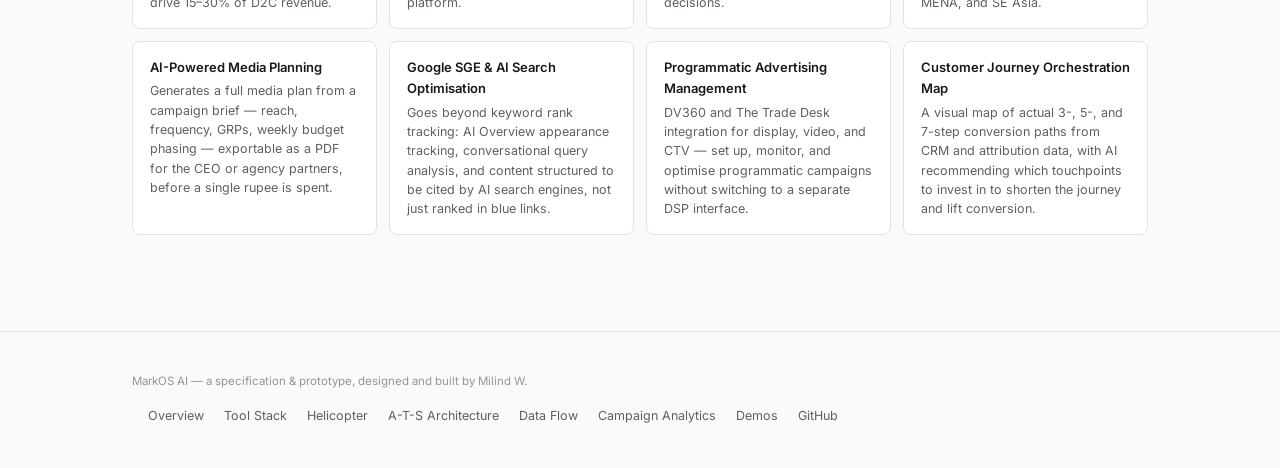
<file: modules.html>
<!doctype html>
<html lang="en">
<head>
<meta charset="UTF-8">
<meta name="viewport" content="width=device-width, initial-scale=1.0">
<title>MarkOS AI — Module Specifications</title>
<meta name="description" content="Full specification for all 14 MarkOS AI modules, from campaign intelligence to marketing mix modelling.">
<link rel="stylesheet" href="https://fonts.googleapis.com/css2?family=Cormorant+Garamond:wght@500;600;700&family=Inter:wght@400;500;600;700&family=JetBrains+Mono:wght@400;500&display=swap">
<link rel="stylesheet" href="assets/css/theme.css">
</head>
<body>

<nav class="site-nav">
  <div class="wrap">
    <div class="brand">MarkOS<span class="dot">.</span>AI</div>
    <div class="nav-links">
      <a href="index.html">Overview</a>
      <a href="modules.html" class="active">Modules</a>
      <a href="tools.html">Tool Stack</a>
      <a href="helicopter.html">Helicopter View</a>
      <a href="ats-architecture.html">A-T-S Architecture</a>
      <a href="data-flow.html">Data Flow Deep Dive</a>
      <a href="campaign-analytics.html">Campaign Analytics</a>
      <a href="demos.html">Live Demos</a>
      <a href="automation/SETUP_GUIDE.md" target="_blank">Automation</a>
      <a href="https://github.com/Milindw1612/markos-ai" target="_blank">GitHub</a>
      <button class="theme-toggle">● Dark</button>
    </div>
  </div>
</nav>

<header class="hero" style="padding:56px 0 36px;">
  <div class="wrap">
    <div class="eyebrow">Full Specification</div>
    <h1 style="font-size:clamp(28px,4.5vw,42px);">14 modules, spec'd end to end</h1>
    <p class="lede">Everything a Digital Marketing Director's command centre needs to cover — from campaign planning to marketing mix modelling. Four modules (marked <span class="badge" style="margin:0 4px;">flagship</span>) have a working interactive demo; the rest are specified here at design depth.</p>
  </div>
</header>

<div class="wrap">

<div class="module-block" id="m01">
  <div class="module-head"><span class="module-num">01</span><h3>Campaign Intelligence Engine</h3></div>
  <ul>
    <li>Campaign planning wizard with AI brief generation from a one-line goal</li>
    <li>Visual campaign calendar with conflict detection and seasonal intelligence</li>
    <li><strong>Channel Fit Scorer</strong> — AI recommends the optimal channel mix per campaign, product, and audience</li>
    <li>A/B test framework with auto-pause on losing variants</li>
    <li>AI-generated media plan on request: reach, frequency, GRPs, and weekly budget phasing, exportable as a PDF for the CEO or agency partners</li>
  </ul>
</div>

<div class="module-block" id="m02">
  <div class="module-head"><span class="module-num">02</span><h3>Performance Marketing Hub</h3></div>
  <ul>
    <li>Unified KPI dashboard: ROAS, ROI, CAC, LTV, MQLs, SQLs in one view</li>
    <li>Multi-touch attribution (Last Click, Linear, Data-Driven, MTA)</li>
    <li>Bid strategy advisor with an automated bid-rules engine, plus dayparting control per platform</li>
    <li><strong>Creative fatigue detection</strong> — auto-flags when ad frequency crosses 3.5–5x on Meta / 4–6x on LinkedIn and queues a replacement from the Content Studio</li>
    <li><strong>Audience saturation monitor</strong> — recommends lookalike expansion once reach passes 60–70% of the defined audience</li>
    <li>Landing page quality-score tracker with automatic A/B test suggestions when CVR drops</li>
  </ul>
</div>

<div class="module-block" id="m03">
  <div class="module-head"><span class="module-num">03</span><h3>Budget &amp; Finance Control</h3></div>
  <ul>
    <li>Annual budget builder with channel-level allocation</li>
    <li>Real-time budget pacing with overspend/underspend alerts</li>
    <li>One-click budget reallocation between campaigns</li>
    <li>Automated pacing rules — e.g. if a channel overspends 10% by day 15, excess is redistributed to the highest-ROAS alternative automatically</li>
    <li><strong>Dynamic pricing intelligence</strong> — for D2C/e-commerce lines, surfaces competitor pricing and recommends promotional discount depth and timing based on conversion-elasticity modelling, so offers are set without leaving margin on the table</li>
  </ul>
</div>

<div class="module-block" id="m04">
  <div class="module-head"><span class="module-num">04</span><h3>Built-in CRM + CDP</h3></div>
  <ul>
    <li>Full CRM: contacts, pipeline, lead scoring, lifecycle stages</li>
    <li>Email + WhatsApp automation with a drip sequence builder</li>
    <li><strong>Intent data overlay</strong> — B2B intent signals surfaced directly on CRM contacts, so in-market accounts get flagged to Sales before they've raised a hand</li>
    <li>Review management — Google/Trustpilot/marketplace reviews pulled in with a sentiment score per product line and AI-drafted responses for negative reviews</li>
    <li><strong>HubSpot / Salesforce bidirectional sync</strong> — for teams already invested in one of these, so Sales and Marketing keep working off the same lead record instead of two disagreeing systems (see the <a href="tools.html" style="color:var(--accent);">Tool Stack</a>)</li>
    <li><strong>Competitor-triggered nurture</strong> — when a known contact starts researching a competitor, MarkOS auto-fires a comparison-focused sequence and flags the account "at risk" to Sales</li>
  </ul>
</div>

<div class="module-block" id="m05">
  <div class="module-head"><span class="module-num">05</span><h3>AI Content Studio</h3></div>
  <ul>
    <li>AI copywriter for ads, email, landing pages, blogs, and social captions with brand-voice training</li>
    <li>Dynamic landing page builder with real-time personalisation by UTM, device, and known lead score — a B2B CFO and an SME founder can see different copy from the same ad</li>
    <li>Image/video generation stack for brand assets, product photography, and short-form video, plus multilingual AI voiceover</li>
    <li><strong>AI presentation builder</strong> — a brief in, a polished CEO update deck or campaign-results presentation out, exportable as PPTX/PDF</li>
    <li>Podcast/audio ad creator: script → AI voice → scheduled distribution, with the transcript auto-repurposed into blog and social content</li>
    <li><strong>Creative fatigue → auto content request</strong> — a declining creative doesn't just get flagged, it opens a pre-filled brief with AI-generated replacement variants ready for approval</li>
  </ul>
</div>

<div class="module-block" id="m06">
  <div class="module-head"><span class="module-num">06</span><h3>Social Automation Layer</h3></div>
  <ul>
    <li>Multi-platform publishing: LinkedIn, Instagram, Facebook, YouTube, Pinterest, Threads, Bluesky, Snapchat</li>
    <li>n8n workflow export for every social campaign — this is the one module with a real, running automation on this site (see the <a href="demos.html#dashboard" style="color:var(--accent);">Reporting demo</a> and the <a href="automation/SETUP_GUIDE.md" target="_blank" style="color:var(--accent);">automation setup guide</a>)</li>
    <li><strong>Natively replaces Hootsuite, Buffer, and Predis.ai</strong> — visual, copy, hashtags, and scheduling generated and queued in one flow, not three separate tools</li>
    <li>LinkedIn automation and employee-advocacy module</li>
    <li>Reels/Shorts script-to-publish pipeline</li>
    <li><strong>Social listening layer</strong> — daily brand and competitor sentiment score surfaced directly on the Director's morning brief</li>
    <li><strong>Push notification &amp; in-app marketing</strong> — for companies with a mobile app, AI-personalised push content, per-user send-time optimisation, deep-link targeting, and revenue attribution alongside the email/WhatsApp channels</li>
  </ul>
</div>

<div class="module-block" id="m07">
  <div class="module-head"><span class="module-num">07</span><h3>Team &amp; Resource Management</h3></div>
  <ul>
    <li>Org chart, role management, and RBAC permissions</li>
    <li>Campaign-linked task boards, AI task generator, and a workload view</li>
    <li>OKR tracking wired to live CRM and campaign data — not a static spreadsheet</li>
    <li>Agency and freelancer management with invoice tracking</li>
    <li><strong>AI weekly debrief</strong> — every Monday, each team member gets a personalised summary of what mattered in their lane; the Director gets the cross-team roll-up. No status meeting required</li>
  </ul>
</div>

<div class="module-block" id="m08">
  <div class="module-head"><span class="module-num">08</span><h3>AI Recommendation Engine <span class="badge">Flagship — live demo</span></h3></div>
  <ul>
    <li>Live campaign alerts: <strong>SCALE, PAUSE, SHIFT, BID, ALERT</strong> — one-click approve/snooze/dismiss with a confidence score and estimated impact</li>
    <li>Full audit trail of every AI suggestion and what happened after it was actioned</li>
    <li><strong>Competitive response alerts</strong> — a competitor's major launch or price drop is detected via ad-library monitoring and a counter-strategy is surfaced within the hour</li>
    <li><strong>Funnel leak detector</strong> — when any funnel stage conversion drops &gt;15% week-over-week, the AI diagnoses whether it's a demand, lead-quality, or sales-response problem and proposes a specific fix</li>
  </ul>
  <a class="demo-link" href="demos.html#recommendations">Try the live recommendation feed →</a>
</div>

<div class="module-block" id="m09">
  <div class="module-head"><span class="module-num">09</span><h3>Channel Intelligence &amp; Audience Mapping</h3></div>
  <ul>
    <li>Channel Fit Matrix — product × audience × goal → a ranked channel recommendation</li>
    <li>Lookalike seed-audience builder for Meta, Google, and LinkedIn</li>
    <li>Audience overlap detector across concurrent campaigns, to catch internal cannibalisation before it wastes spend</li>
  </ul>
</div>

<div class="module-block" id="m10">
  <div class="module-head"><span class="module-num">10</span><h3>Competitive Intelligence Engine <span class="badge">Flagship — live demo</span></h3></div>
  <ul>
    <li>Daily competitor ad-creative tracking across Meta, Google, and LinkedIn ad libraries</li>
    <li>Estimated competitor media spend by channel and Share of Voice (SOV) across paid and organic</li>
    <li>Weekly AI-written competitive brief: what launched, what's working, and a recommended response</li>
    <li>Competitive traffic intelligence — estimated traffic, sources, and audience overlap for any competitor's site</li>
  </ul>
  <a class="demo-link" href="demos.html#competitive">Try the competitive intelligence demo →</a>
</div>

<div class="module-block" id="m11">
  <div class="module-head"><span class="module-num">11</span><h3>Reporting &amp; Dashboard Engine <span class="badge">Flagship — live demo</span></h3></div>
  <ul>
    <li><strong>Director's Command Centre</strong> — Revenue, Blended ROAS, Spend, MQLs, Pipeline Value, CAC, LTV, and Budget Remaining on one screen with green/amber/red status vs. target</li>
    <li>On-demand reports in plain English — "Show me ROAS by channel for July" generates the chart and narrative instantly; exportable as PDF, PPTX, Excel, or an embeddable link. <strong>Powered by Claude</strong> for the narrative and deck generation and <strong>Julius AI</strong> for ad-hoc statistical questions outside the pre-built dashboards — see the <a href="tools.html" style="color:var(--accent);">Tool Stack</a></li>
    <li>Scheduled reports — daily morning brief, Monday weekly report, and an auto-generated monthly board deck, delivered by email, Slack, WhatsApp, or in-app</li>
    <li>Multi-channel data aggregation into one normalised layer, refreshed every 4 hours, with history retained back to account inception (not just the last 90 days)</li>
    <li>AI forecasting: 30/60/90-day and 12-month revenue forecasts, budget-to-revenue "what if" simulation, and cohort LTV forecasting</li>
    <li><strong>This is the module with a real working automation on this site</strong> — a daily n8n-generated morning brief. See it below.</li>
  </ul>
  <a class="demo-link" href="demos.html#dashboard">Try the live dashboard demo →</a>
</div>

<div class="module-block" id="m12">
  <div class="module-head"><span class="module-num">12</span><h3>ROI / ROAS Intelligence &amp; Marketing Mix Modeling <span class="badge">Flagship — live demo</span></h3></div>
  <ul>
    <li><strong>True ROI engine</strong> — nets out agency fees, content production cost, tool cost, and team time against ad spend, and factors in gross margin so ROI reflects actual profit, not just revenue</li>
    <li><strong>Marketing Mix Modelling</strong> — a statistical layer (in the spirit of Google Meridian / Meta Robyn) estimating the true incremental contribution of each channel, controlling for seasonality and competitor activity — the thing last-click attribution can't answer</li>
    <li>Saturation curves per channel, informing an explicit "you're overspending on X, underspending on Y" allocation call</li>
    <li><strong>Incrementality testing</strong> — geo/audience holdouts and synthetic controls that can override last-click ROAS when they disagree</li>
    <li><strong>Budget scenario simulator</strong> — target a revenue number, get the optimal channel allocation to hit it; run "what if CPMs rise 20%" style scenarios instantly</li>
  </ul>
  <a class="demo-link" href="demos.html#roi">Try the budget scenario simulator →</a>
</div>

<div class="module-block" id="m13">
  <div class="module-head"><span class="module-num">13</span><h3>Sales Funnel Analytics</h3></div>
  <ul>
    <li>Tracks every stage from Awareness → Engagement → Lead → <strong>MQL → SAL/SQL</strong> → Opportunity → <strong>Revenue</strong>, with volume, conversion rate, and cost tracked at every stage</li>
    <li>Auto-calculated KPIs: Lead→MQL rate, MQL→SQL rate, win rate, funnel velocity (days to close), cost per MQL, pipeline coverage ratio, and a single 0–100 Funnel Health Score</li>
    <li><strong>MQL Velocity Watchdog</strong> — if Sales doesn't contact an MQL within SLA, MarkOS auto-nurtures the lead, escalates to the Sales Manager, and logs the breach — so a slow funnel gets correctly blamed on response time, not lead quality</li>
    <li><strong>Closed-Won feedback loop</strong> — every won deal's profile feeds back into lead scoring and lookalike targeting automatically; every lost deal (with reason) suppresses that persona from future high-spend channels</li>
    <li><strong>Revenue attribution waterfall</strong> — a live campaign-level P&amp;L (spend vs. attributed revenue), not just ROAS, so the Director can see which campaigns are actually in the black</li>
  </ul>
</div>

<div class="module-block" id="m14">
  <div class="module-head"><span class="module-num">14</span><h3>Live Campaign Dashboard</h3></div>
  <ul>
    <li>Per-campaign health indicator (🟢/🟡/🔴), spend-pacing bar, live ROAS gauge, and a running MQL counter — refreshed every 2–4 hours</li>
    <li>Creative performance panel: top/bottom performing creatives ranked by CTR, conversion, and fatigue score, with one-click pause or refresh</li>
    <li>Four display modes: <strong>Director Mode</strong> (all campaigns, one screen), <strong>Campaign Deep-Dive</strong> (full breakdown), <strong>War Room / TV Mode</strong> (rotating office-screen display), and a <strong>Mobile Morning Brief</strong> widget</li>
  </ul>
</div>

</div>

<section class="section" style="padding-top:0;">
  <div class="wrap">
    <div class="section-head">
      <div class="section-eye">Signature Automations</div>
      <h2 class="section-title">What no single MarTech tool does today</h2>
      <p class="section-sub">All 10 automations from the full spec that were the actual motivation for designing MarkOS AI in the first place — none of these exist as a native feature in any one platform.</p>
    </div>
    <div class="card-grid">
      <div class="tool-card">
        <div class="tool-name">🔁 MQL Velocity Watchdog</div>
        <div class="tool-desc">If Sales doesn't contact an MQL within SLA, auto-nurtures the lead, escalates to the Sales Manager, and flags the source campaign for follow-up failure — so slow response isn't blamed on lead quality.</div>
      </div>
      <div class="tool-card">
        <div class="tool-name">🧠 Closed-Won Feedback Loop</div>
        <div class="tool-desc">Every won deal's profile feeds back into lead scoring and lookalike audiences automatically; every lost deal (with reason) suppresses that persona from future high-spend channels.</div>
      </div>
      <div class="tool-card">
        <div class="tool-name">🚨 Funnel Leak Detector</div>
        <div class="tool-desc">Diagnoses <em>why</em> a conversion rate dropped — demand, lead quality, or sales response — and drafts the fix, not just the alert.</div>
      </div>
      <div class="tool-card">
        <div class="tool-name">📊 Pipeline Coverage Auto-Alert</div>
        <div class="tool-desc">Checks pipeline coverage every Monday; if it drops below 3x, drafts the recommended campaign brief to close the gap before the quarter is at risk.</div>
      </div>
      <div class="tool-card">
        <div class="tool-name">🕵️ Competitor-Triggered Nurture</div>
        <div class="tool-desc">When intent data shows an existing lead researching a competitor, auto-fires a comparison case study and flags a "Competitive Risk" on their CRM record — recovers at-risk deals before formal evaluation.</div>
      </div>
      <div class="tool-card">
        <div class="tool-name">🎨 Creative Fatigue → Auto Content Request</div>
        <div class="tool-desc">A declining creative doesn't just get flagged — it opens a pre-filled Content Studio brief with AI-generated replacement variants ready for a 10-minute approval, not a 2-hour production cycle.</div>
      </div>
      <div class="tool-card">
        <div class="tool-name">💰 Revenue Attribution Waterfall</div>
        <div class="tool-desc">A live campaign P&amp;L — spend vs. attributed revenue — so budget decisions are made on profit contribution, not ROAS alone.</div>
      </div>
      <div class="tool-card">
        <div class="tool-name">📅 Auto-Scheduled Board Report</div>
        <div class="tool-desc">Compiles the full monthly board deck automatically, delivered by 6 AM the Friday it's due — the same pattern this site's live n8n automation demonstrates at daily scale.</div>
      </div>
      <div class="tool-card">
        <div class="tool-name">🌐 Dynamic Landing Page Personalisation</div>
        <div class="tool-desc">Reads UTM, device, and known lead score to reassemble the headline, hero, social proof, and CTA per visitor in real time — a B2B CFO and an SME founder see different pages from the same ad.</div>
      </div>
      <div class="tool-card">
        <div class="tool-name">🤖 AI Weekly Campaign Debrief</div>
        <div class="tool-desc">Every Monday, each team member gets a personalised summary of only their campaigns and tasks; the Director gets the cross-team roll-up. No status meeting required.</div>
      </div>
    </div>
  </div>
</section>

<section class="section" style="padding-top:0;">
  <div class="wrap">
    <div class="section-head">
      <div class="section-eye">Director's Wish List — 2026 Market Gaps</div>
      <h2 class="section-title">Additional capabilities on the roadmap</h2>
      <p class="section-sub">Gaps identified from a review of the current AI marketing tool landscape — high-value features leading platforms are adding, or that remain underserved. Not yet modelled in depth; flagged here as scope for a v3 revision.</p>
    </div>
    <div class="card-grid">
      <div class="tool-card">
        <div class="tool-name">Partner &amp; Affiliate Marketing Management</div>
        <div class="tool-desc">An Impact.com/PartnerStack-style module: recruit affiliates, track referral revenue, manage commissions, and report affiliate ROAS alongside paid media — critical where affiliates/creators drive 15–30% of D2C revenue.</div>
      </div>
      <div class="tool-card">
        <div class="tool-name">Influencer CRM &amp; Campaign Management</div>
        <div class="tool-desc">Search creators by niche, audience, fake-follower score, and brand-safety history; brief, track deliverables, measure earned media value, and log payments without leaving the platform.</div>
      </div>
      <div class="tool-card">
        <div class="tool-name">Voice of Customer (VoC) Intelligence</div>
        <div class="tool-desc">Aggregates NPS, reviews, support tickets, and social sentiment into one feed; AI surfaces recurring themes — e.g. "customers are comparing you to Competitor X on price" — straight into messaging decisions.</div>
      </div>
      <div class="tool-card">
        <div class="tool-name">WhatsApp Business Marketing Suite</div>
        <div class="tool-desc">Full WhatsApp Business API module — broadcast campaigns, chatbot flows, catalogue sharing, abandoned cart recovery — given WhatsApp's 80%+ open rates vs. ~20% for email across India, MENA, and SE Asia.</div>
      </div>
      <div class="tool-card">
        <div class="tool-name">AI-Powered Media Planning</div>
        <div class="tool-desc">Generates a full media plan from a campaign brief — reach, frequency, GRPs, weekly budget phasing — exportable as a PDF for the CEO or agency partners, before a single rupee is spent.</div>
      </div>
      <div class="tool-card">
        <div class="tool-name">Google SGE &amp; AI Search Optimisation</div>
        <div class="tool-desc">Goes beyond keyword rank tracking: AI Overview appearance tracking, conversational query analysis, and content structured to be cited by AI search engines, not just ranked in blue links.</div>
      </div>
      <div class="tool-card">
        <div class="tool-name">Programmatic Advertising Management</div>
        <div class="tool-desc">DV360 and The Trade Desk integration for display, video, and CTV — set up, monitor, and optimise programmatic campaigns without switching to a separate DSP interface.</div>
      </div>
      <div class="tool-card">
        <div class="tool-name">Customer Journey Orchestration Map</div>
        <div class="tool-desc">A visual map of actual 3-, 5-, and 7-step conversion paths from CRM and attribution data, with AI recommending which touchpoints to invest in to shorten the journey and lift conversion.</div>
      </div>
    </div>
  </div>
</section>

<footer class="site-footer">
  <div class="wrap">
    <div class="footer-note">MarkOS AI — a specification &amp; prototype, designed and built by Milind W.</div>
    <div class="footer-links">
      <a href="index.html">Overview</a>
      <a href="tools.html">Tool Stack</a>
      <a href="helicopter.html">Helicopter</a>
      <a href="ats-architecture.html">A-T-S Architecture</a>
      <a href="data-flow.html">Data Flow</a>
      <a href="campaign-analytics.html">Campaign Analytics</a>
      <a href="demos.html">Demos</a>
      <a href="https://github.com/Milindw1612/markos-ai" target="_blank">GitHub</a>
    </div>
  </div>
</footer>

<script src="assets/js/theme.js"></script>
</body>
</html>
</file>
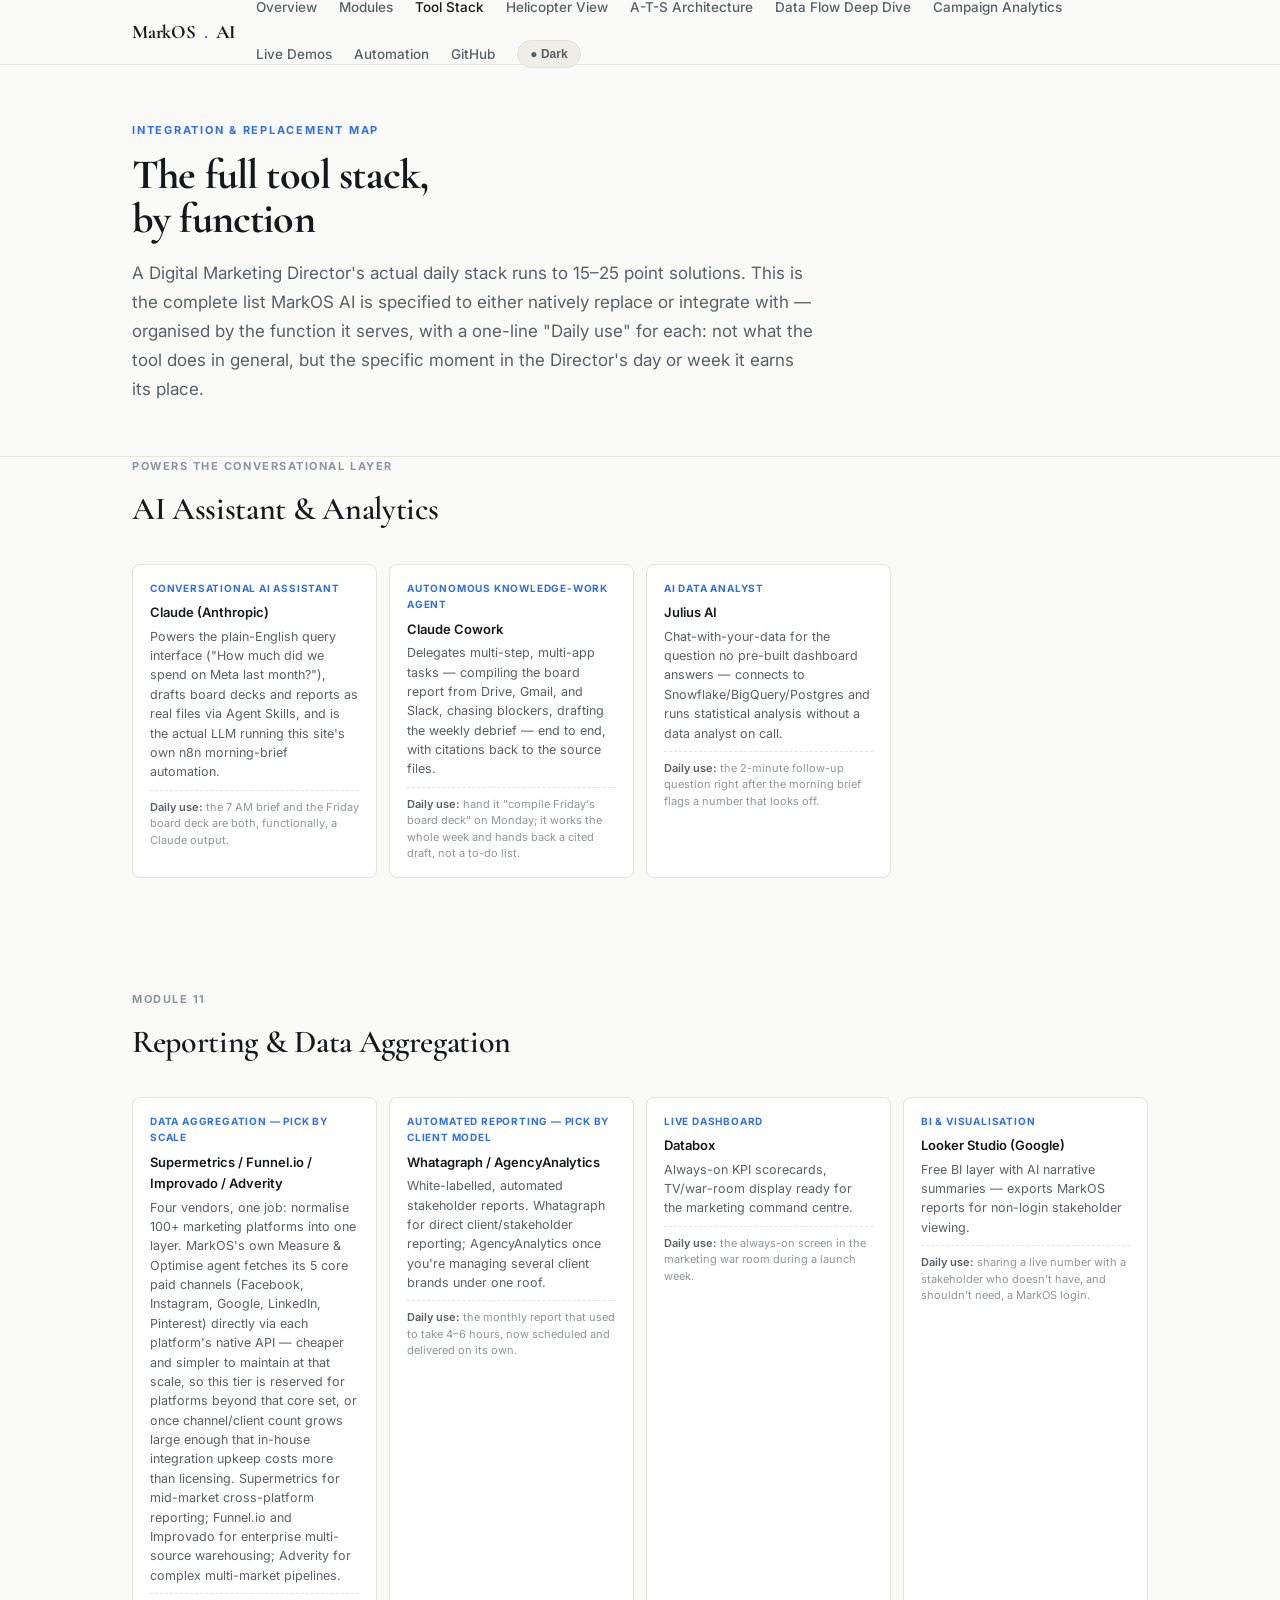
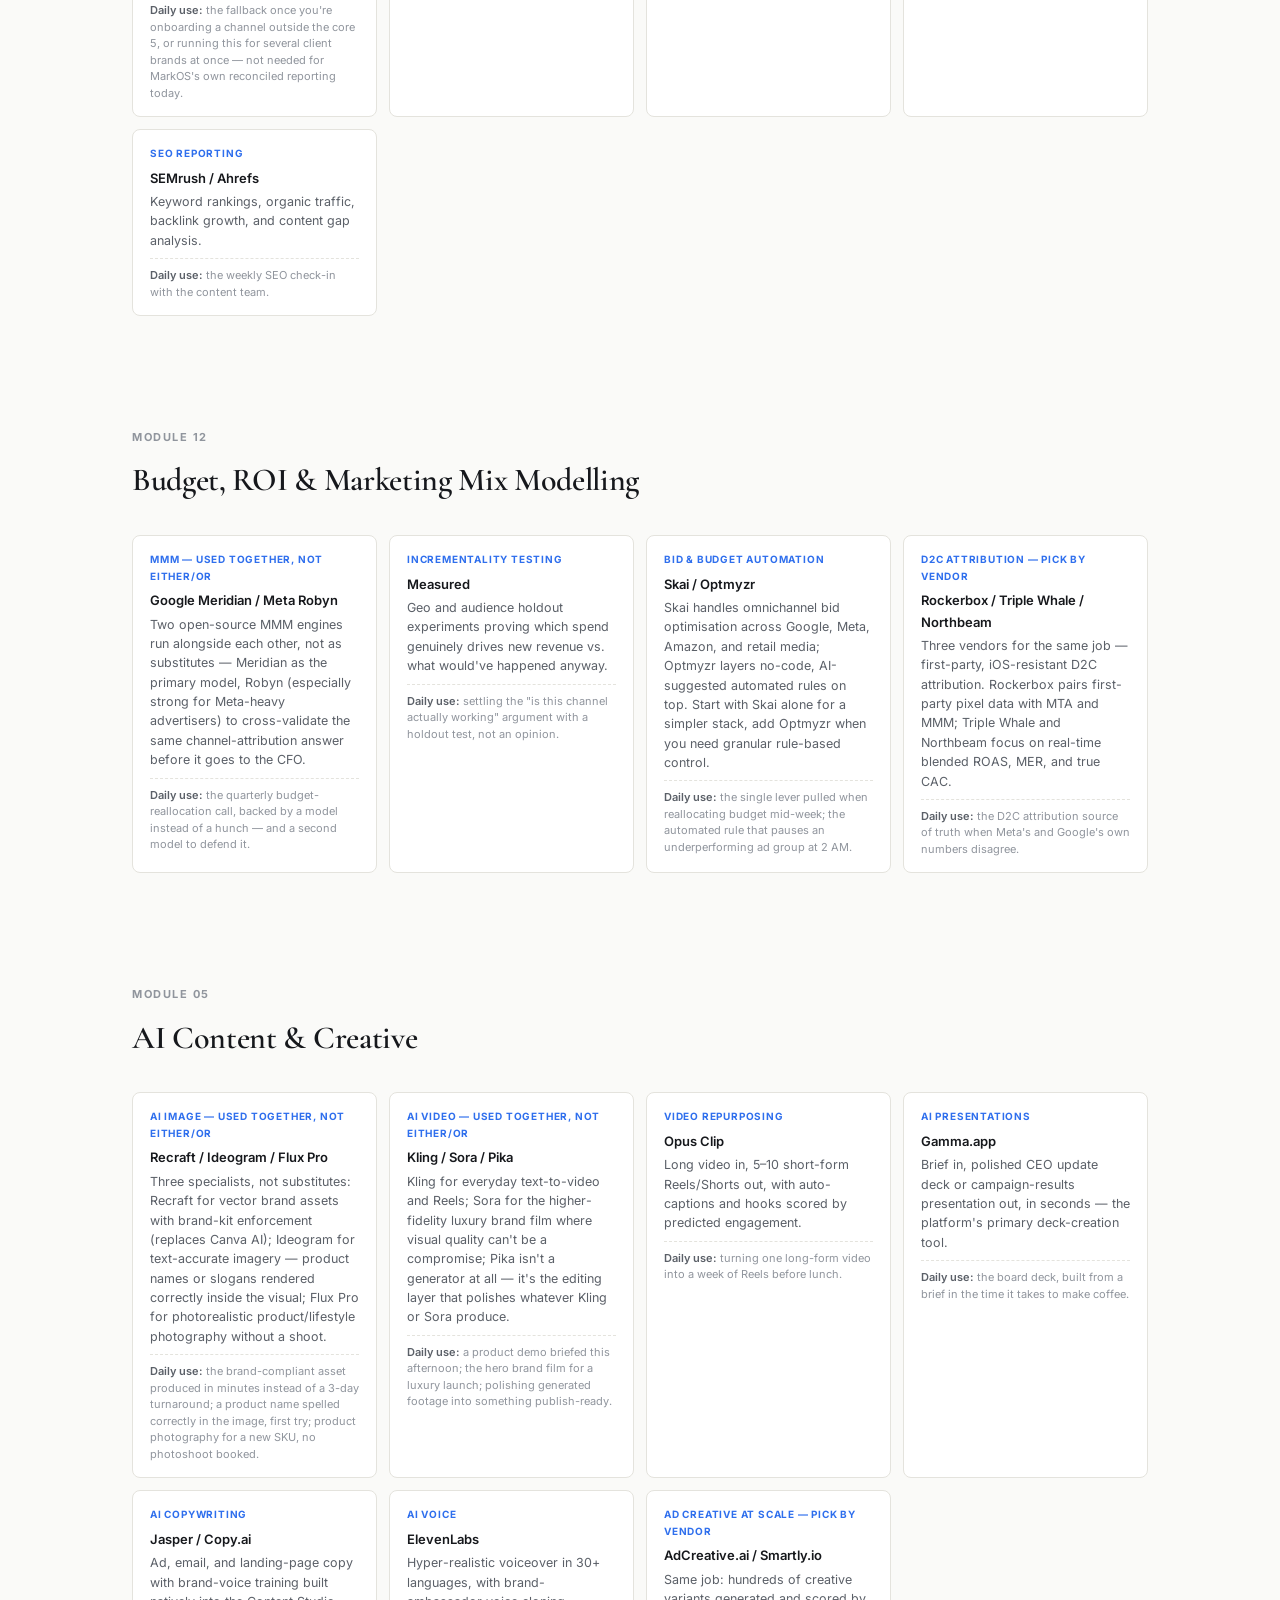
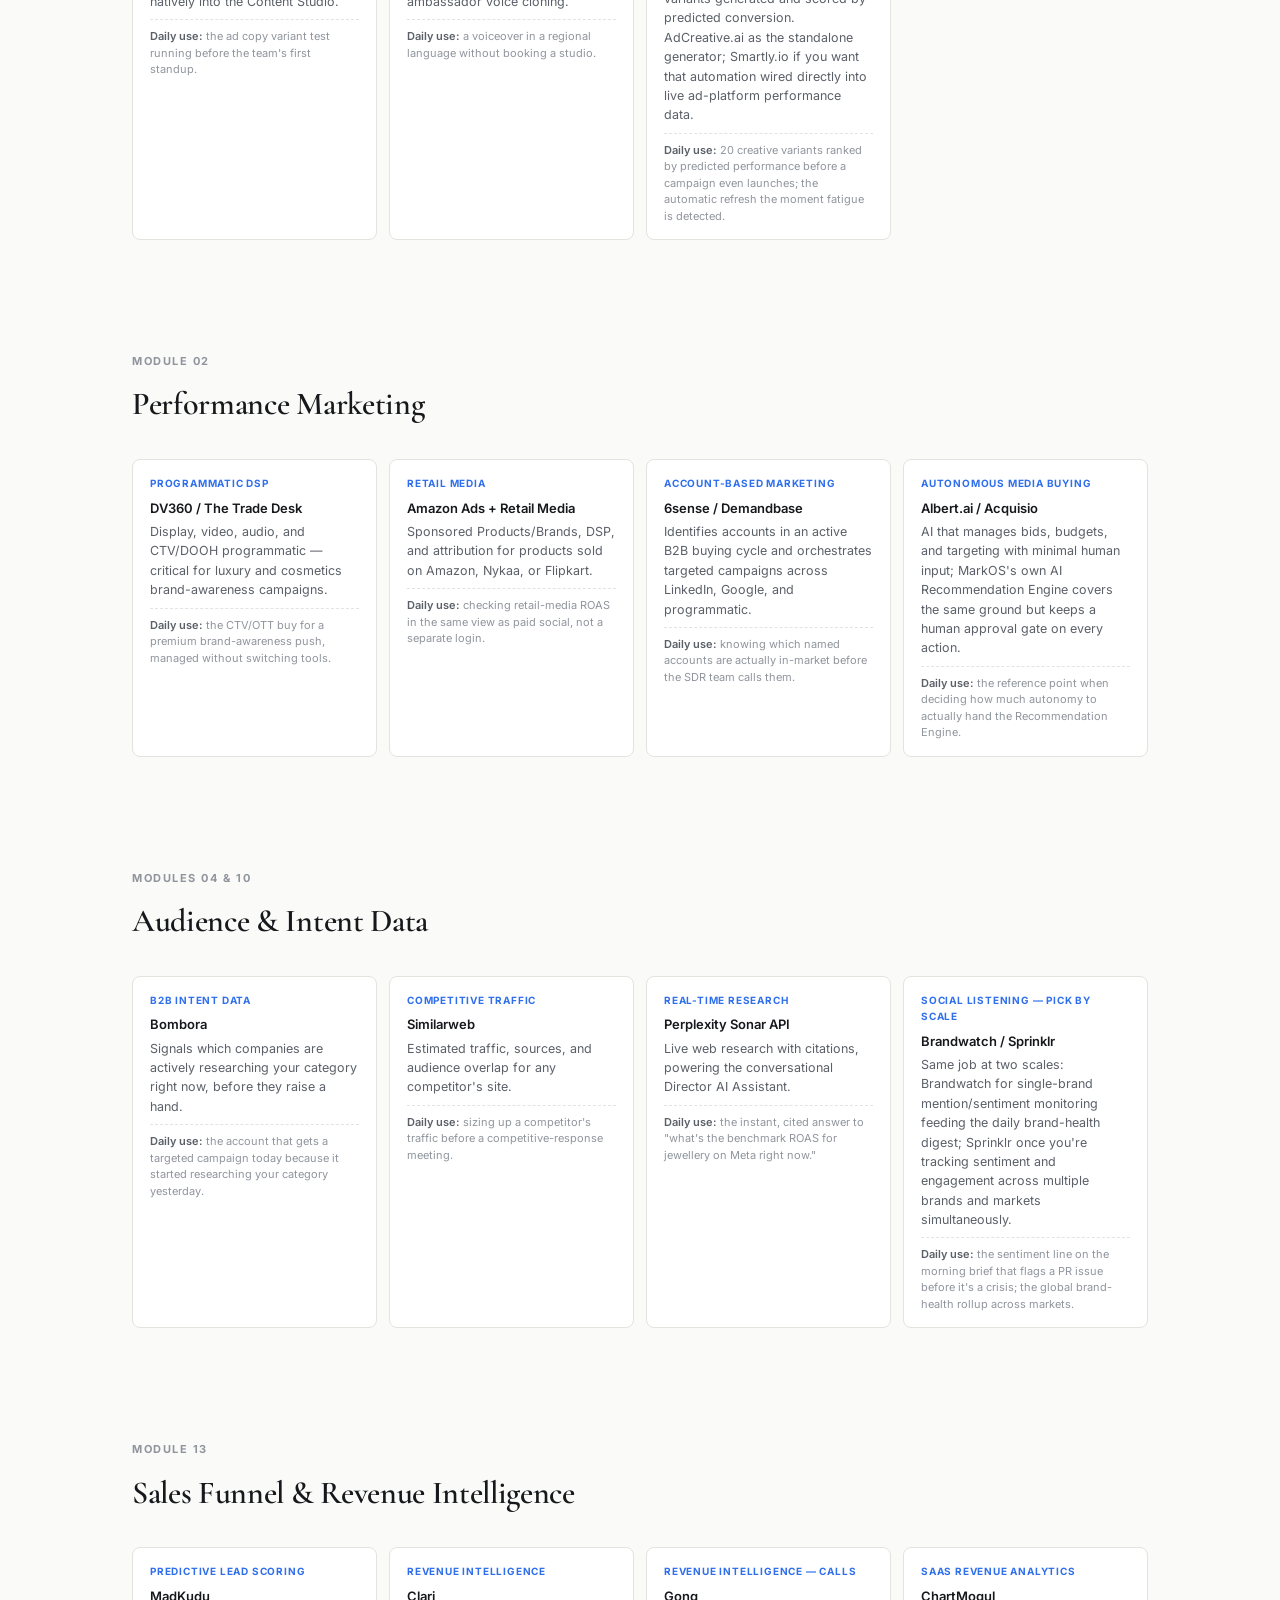
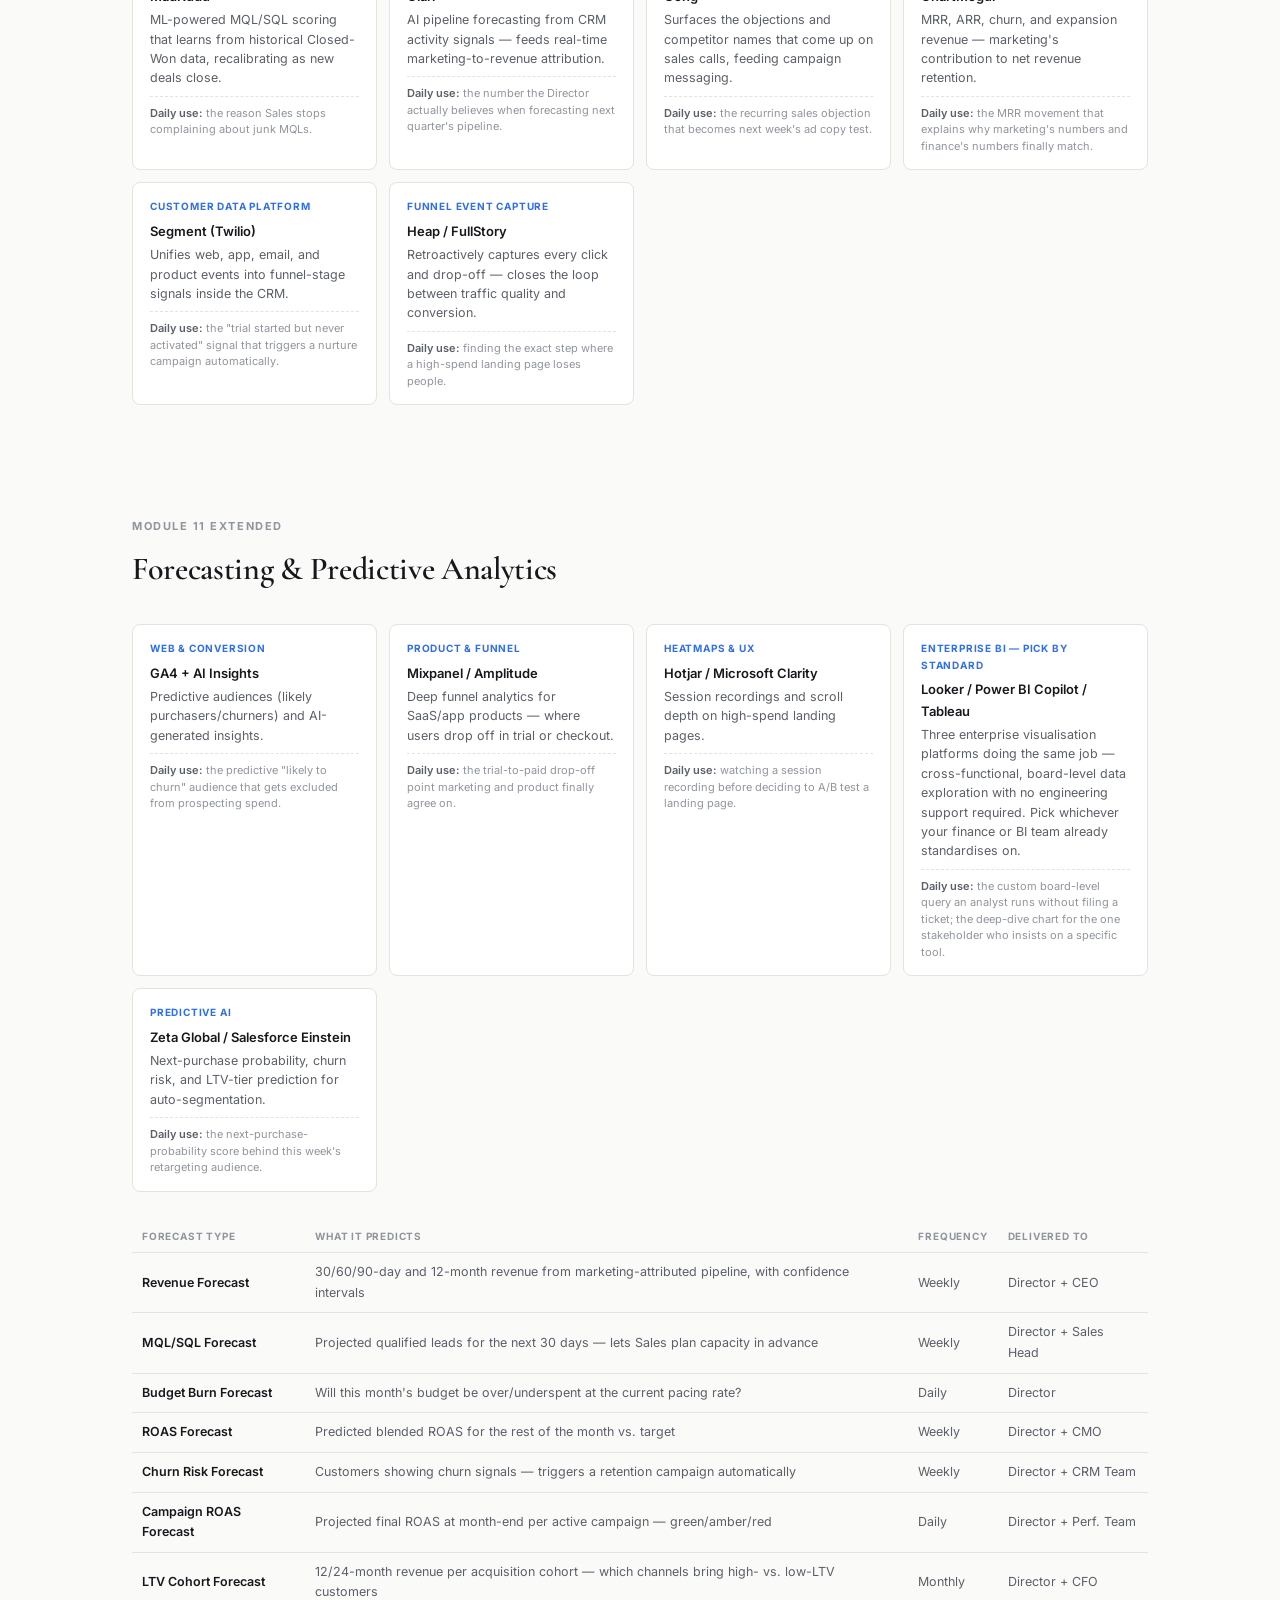
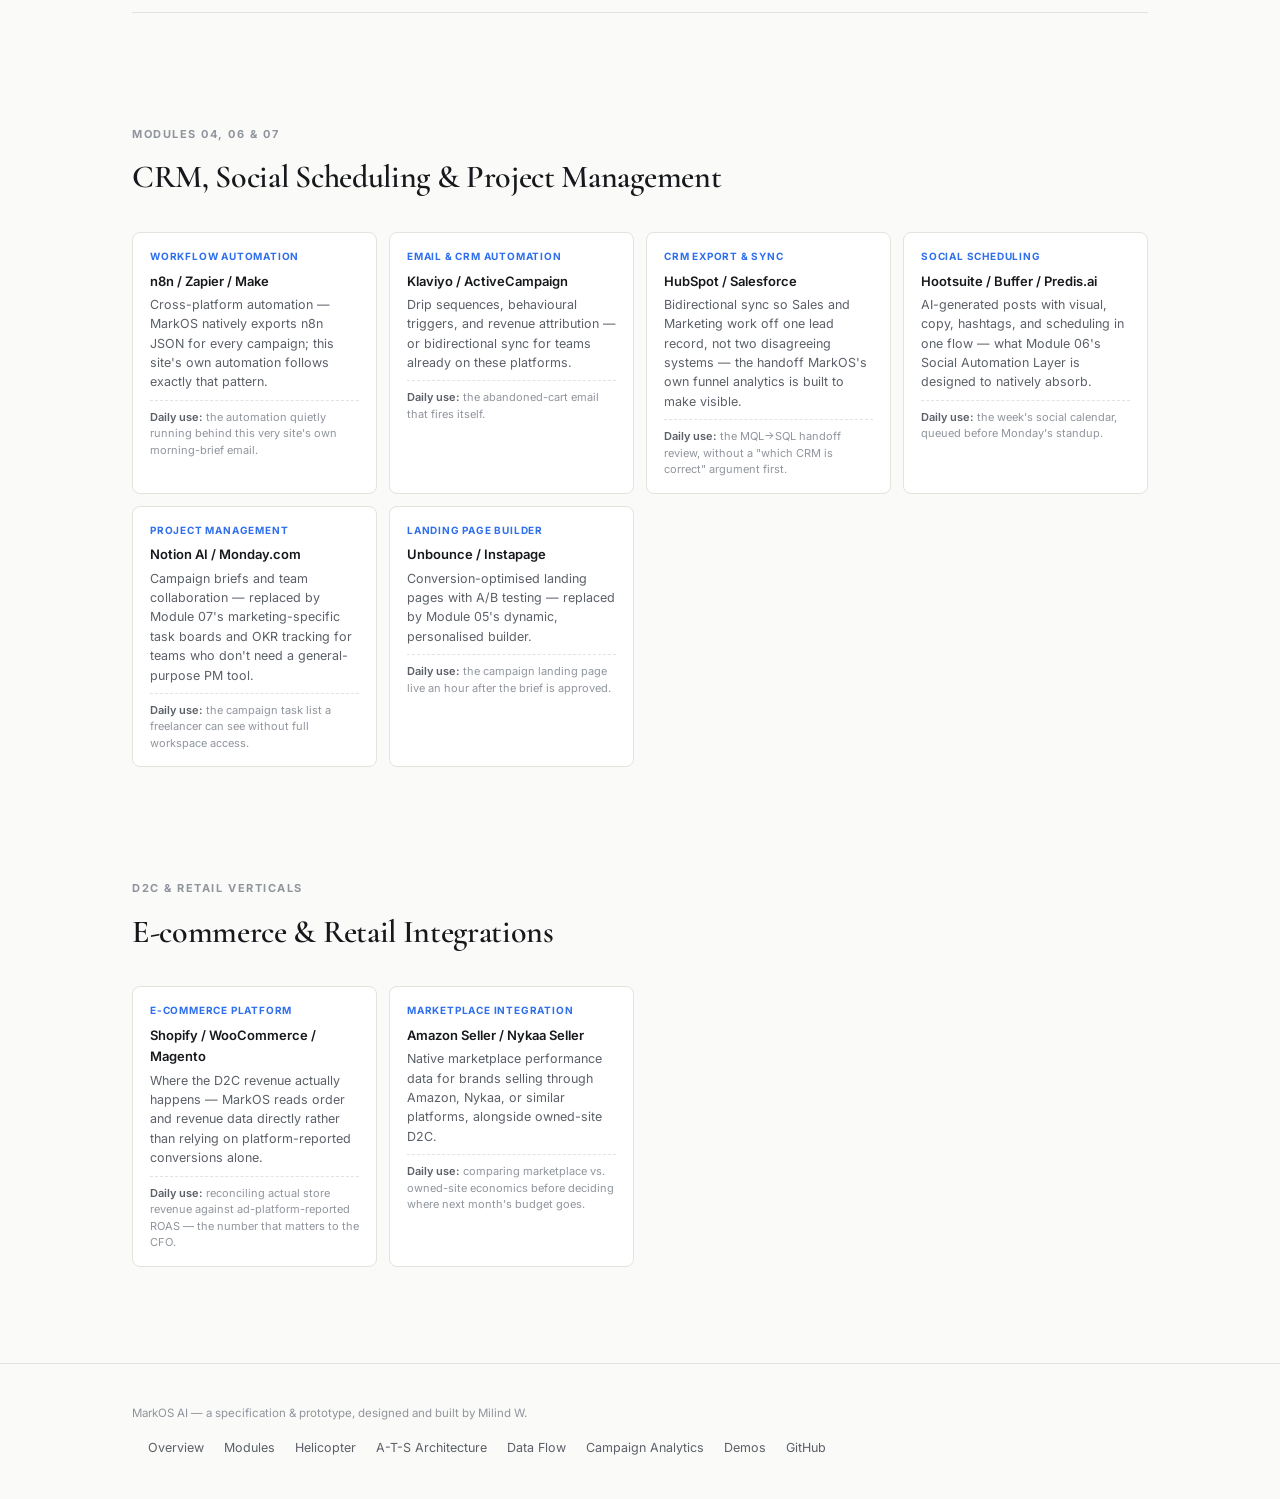
<file: tools.html>
<!doctype html>
<html lang="en">
<head>
<meta charset="UTF-8">
<meta name="viewport" content="width=device-width, initial-scale=1.0">
<title>MarkOS AI — Full Tool Stack</title>
<meta name="description" content="The complete AI/MarTech tool stack MarkOS AI is designed to integrate or natively replace, organised by function, with the Director's actual daily use case for each one.">
<link rel="stylesheet" href="https://fonts.googleapis.com/css2?family=Cormorant+Garamond:wght@500;600;700&family=Inter:wght@400;500;600;700&family=JetBrains+Mono:wght@400;500&display=swap">
<link rel="stylesheet" href="assets/css/theme.css">
</head>
<body>

<nav class="site-nav">
  <div class="wrap">
    <div class="brand">MarkOS<span class="dot">.</span>AI</div>
    <div class="nav-links">
      <a href="index.html">Overview</a>
      <a href="modules.html">Modules</a>
      <a href="tools.html" class="active">Tool Stack</a>
      <a href="helicopter.html">Helicopter View</a>
      <a href="ats-architecture.html">A-T-S Architecture</a>
      <a href="data-flow.html">Data Flow Deep Dive</a>
      <a href="campaign-analytics.html">Campaign Analytics</a>
      <a href="demos.html">Live Demos</a>
      <a href="automation/SETUP_GUIDE.md" target="_blank">Automation</a>
      <a href="https://github.com/Milindw1612/markos-ai" target="_blank">GitHub</a>
      <button class="theme-toggle">● Dark</button>
    </div>
  </div>
</nav>

<header class="hero" style="padding:56px 0 32px;">
  <div class="wrap">
    <div class="eyebrow">Integration &amp; Replacement Map</div>
    <h1 style="font-size:clamp(28px,4.5vw,42px);">The full tool stack, by function</h1>
    <p class="lede">A Digital Marketing Director's actual daily stack runs to 15–25 point solutions. This is the complete list MarkOS AI is specified to either natively replace or integrate with — organised by the function it serves, with a one-line "Daily use" for each: not what the tool does in general, but the specific moment in the Director's day or week it earns its place.</p>
  </div>
</header>

<div class="wrap">

<section class="section" style="padding-top:0;">
  <div class="section-head">
    <div class="section-eye">Powers the Conversational Layer</div>
    <h2 class="section-title">AI Assistant &amp; Analytics</h2>
  </div>
  <div class="card-grid">
    <div class="tool-card">
      <div class="tool-cat">Conversational AI Assistant</div>
      <div class="tool-name">Claude (Anthropic)</div>
      <div class="tool-desc">Powers the plain-English query interface ("How much did we spend on Meta last month?"), drafts board decks and reports as real files via Agent Skills, and is the actual LLM running this site's own n8n morning-brief automation.</div>
      <div class="tool-use"><strong>Daily use:</strong> the 7 AM brief and the Friday board deck are both, functionally, a Claude output.</div>
    </div>
    <div class="tool-card">
      <div class="tool-cat">Autonomous Knowledge-Work Agent</div>
      <div class="tool-name">Claude Cowork</div>
      <div class="tool-desc">Delegates multi-step, multi-app tasks — compiling the board report from Drive, Gmail, and Slack, chasing blockers, drafting the weekly debrief — end to end, with citations back to the source files.</div>
      <div class="tool-use"><strong>Daily use:</strong> hand it "compile Friday's board deck" on Monday; it works the whole week and hands back a cited draft, not a to-do list.</div>
    </div>
    <div class="tool-card">
      <div class="tool-cat">AI Data Analyst</div>
      <div class="tool-name">Julius AI</div>
      <div class="tool-desc">Chat-with-your-data for the question no pre-built dashboard answers — connects to Snowflake/BigQuery/Postgres and runs statistical analysis without a data analyst on call.</div>
      <div class="tool-use"><strong>Daily use:</strong> the 2-minute follow-up question right after the morning brief flags a number that looks off.</div>
    </div>
  </div>
</section>

<section class="section">
  <div class="section-head">
    <div class="section-eye">Module 11</div>
    <h2 class="section-title">Reporting &amp; Data Aggregation</h2>
  </div>
  <div class="card-grid">
    <div class="tool-card"><div class="tool-cat">Data Aggregation — pick by scale</div><div class="tool-name">Supermetrics / Funnel.io / Improvado / Adverity</div><div class="tool-desc">Four vendors, one job: normalise 100+ marketing platforms into one layer. MarkOS's own Measure &amp; Optimise agent fetches its 5 core paid channels (Facebook, Instagram, Google, LinkedIn, Pinterest) directly via each platform's native API — cheaper and simpler to maintain at that scale, so this tier is reserved for platforms beyond that core set, or once channel/client count grows large enough that in-house integration upkeep costs more than licensing. Supermetrics for mid-market cross-platform reporting; Funnel.io and Improvado for enterprise multi-source warehousing; Adverity for complex multi-market pipelines.</div><div class="tool-use"><strong>Daily use:</strong> the fallback once you're onboarding a channel outside the core 5, or running this for several client brands at once — not needed for MarkOS's own reconciled reporting today.</div></div>
    <div class="tool-card"><div class="tool-cat">Automated Reporting — pick by client model</div><div class="tool-name">Whatagraph / AgencyAnalytics</div><div class="tool-desc">White-labelled, automated stakeholder reports. Whatagraph for direct client/stakeholder reporting; AgencyAnalytics once you're managing several client brands under one roof.</div><div class="tool-use"><strong>Daily use:</strong> the monthly report that used to take 4–6 hours, now scheduled and delivered on its own.</div></div>
    <div class="tool-card"><div class="tool-cat">Live Dashboard</div><div class="tool-name">Databox</div><div class="tool-desc">Always-on KPI scorecards, TV/war-room display ready for the marketing command centre.</div><div class="tool-use"><strong>Daily use:</strong> the always-on screen in the marketing war room during a launch week.</div></div>
    <div class="tool-card"><div class="tool-cat">BI &amp; Visualisation</div><div class="tool-name">Looker Studio (Google)</div><div class="tool-desc">Free BI layer with AI narrative summaries — exports MarkOS reports for non-login stakeholder viewing.</div><div class="tool-use"><strong>Daily use:</strong> sharing a live number with a stakeholder who doesn't have, and shouldn't need, a MarkOS login.</div></div>
    <div class="tool-card"><div class="tool-cat">SEO Reporting</div><div class="tool-name">SEMrush / Ahrefs</div><div class="tool-desc">Keyword rankings, organic traffic, backlink growth, and content gap analysis.</div><div class="tool-use"><strong>Daily use:</strong> the weekly SEO check-in with the content team.</div></div>
  </div>
</section>

<section class="section">
  <div class="section-head">
    <div class="section-eye">Module 12</div>
    <h2 class="section-title">Budget, ROI &amp; Marketing Mix Modelling</h2>
  </div>
  <div class="card-grid">
    <div class="tool-card"><div class="tool-cat">MMM — used together, not either/or</div><div class="tool-name">Google Meridian / Meta Robyn</div><div class="tool-desc">Two open-source MMM engines run alongside each other, not as substitutes — Meridian as the primary model, Robyn (especially strong for Meta-heavy advertisers) to cross-validate the same channel-attribution answer before it goes to the CFO.</div><div class="tool-use"><strong>Daily use:</strong> the quarterly budget-reallocation call, backed by a model instead of a hunch — and a second model to defend it.</div></div>
    <div class="tool-card"><div class="tool-cat">Incrementality Testing</div><div class="tool-name">Measured</div><div class="tool-desc">Geo and audience holdout experiments proving which spend genuinely drives new revenue vs. what would've happened anyway.</div><div class="tool-use"><strong>Daily use:</strong> settling the "is this channel actually working" argument with a holdout test, not an opinion.</div></div>
    <div class="tool-card"><div class="tool-cat">Bid &amp; Budget Automation</div><div class="tool-name">Skai / Optmyzr</div><div class="tool-desc">Skai handles omnichannel bid optimisation across Google, Meta, Amazon, and retail media; Optmyzr layers no-code, AI-suggested automated rules on top. Start with Skai alone for a simpler stack, add Optmyzr when you need granular rule-based control.</div><div class="tool-use"><strong>Daily use:</strong> the single lever pulled when reallocating budget mid-week; the automated rule that pauses an underperforming ad group at 2 AM.</div></div>
    <div class="tool-card"><div class="tool-cat">D2C Attribution — pick by vendor</div><div class="tool-name">Rockerbox / Triple Whale / Northbeam</div><div class="tool-desc">Three vendors for the same job — first-party, iOS-resistant D2C attribution. Rockerbox pairs first-party pixel data with MTA and MMM; Triple Whale and Northbeam focus on real-time blended ROAS, MER, and true CAC.</div><div class="tool-use"><strong>Daily use:</strong> the D2C attribution source of truth when Meta's and Google's own numbers disagree.</div></div>
  </div>
</section>

<section class="section">
  <div class="section-head">
    <div class="section-eye">Module 05</div>
    <h2 class="section-title">AI Content &amp; Creative</h2>
  </div>
  <div class="card-grid">
    <div class="tool-card"><div class="tool-cat">AI Image — used together, not either/or</div><div class="tool-name">Recraft / Ideogram / Flux Pro</div><div class="tool-desc">Three specialists, not substitutes: Recraft for vector brand assets with brand-kit enforcement (replaces Canva AI); Ideogram for text-accurate imagery — product names or slogans rendered correctly inside the visual; Flux Pro for photorealistic product/lifestyle photography without a shoot.</div><div class="tool-use"><strong>Daily use:</strong> the brand-compliant asset produced in minutes instead of a 3-day turnaround; a product name spelled correctly in the image, first try; product photography for a new SKU, no photoshoot booked.</div></div>
    <div class="tool-card"><div class="tool-cat">AI Video — used together, not either/or</div><div class="tool-name">Kling / Sora / Pika</div><div class="tool-desc">Kling for everyday text-to-video and Reels; Sora for the higher-fidelity luxury brand film where visual quality can't be a compromise; Pika isn't a generator at all — it's the editing layer that polishes whatever Kling or Sora produce.</div><div class="tool-use"><strong>Daily use:</strong> a product demo briefed this afternoon; the hero brand film for a luxury launch; polishing generated footage into something publish-ready.</div></div>
    <div class="tool-card"><div class="tool-cat">Video Repurposing</div><div class="tool-name">Opus Clip</div><div class="tool-desc">Long video in, 5–10 short-form Reels/Shorts out, with auto-captions and hooks scored by predicted engagement.</div><div class="tool-use"><strong>Daily use:</strong> turning one long-form video into a week of Reels before lunch.</div></div>
    <div class="tool-card"><div class="tool-cat">AI Presentations</div><div class="tool-name">Gamma.app</div><div class="tool-desc">Brief in, polished CEO update deck or campaign-results presentation out, in seconds — the platform's primary deck-creation tool.</div><div class="tool-use"><strong>Daily use:</strong> the board deck, built from a brief in the time it takes to make coffee.</div></div>
    <div class="tool-card"><div class="tool-cat">AI Copywriting</div><div class="tool-name">Jasper / Copy.ai</div><div class="tool-desc">Ad, email, and landing-page copy with brand-voice training built natively into the Content Studio.</div><div class="tool-use"><strong>Daily use:</strong> the ad copy variant test running before the team's first standup.</div></div>
    <div class="tool-card"><div class="tool-cat">AI Voice</div><div class="tool-name">ElevenLabs</div><div class="tool-desc">Hyper-realistic voiceover in 30+ languages, with brand-ambassador voice cloning.</div><div class="tool-use"><strong>Daily use:</strong> a voiceover in a regional language without booking a studio.</div></div>
    <div class="tool-card"><div class="tool-cat">Ad Creative at Scale — pick by vendor</div><div class="tool-name">AdCreative.ai / Smartly.io</div><div class="tool-desc">Same job: hundreds of creative variants generated and scored by predicted conversion. AdCreative.ai as the standalone generator; Smartly.io if you want that automation wired directly into live ad-platform performance data.</div><div class="tool-use"><strong>Daily use:</strong> 20 creative variants ranked by predicted performance before a campaign even launches; the automatic refresh the moment fatigue is detected.</div></div>
  </div>
</section>

<section class="section">
  <div class="section-head">
    <div class="section-eye">Module 02</div>
    <h2 class="section-title">Performance Marketing</h2>
  </div>
  <div class="card-grid">
    <div class="tool-card"><div class="tool-cat">Programmatic DSP</div><div class="tool-name">DV360 / The Trade Desk</div><div class="tool-desc">Display, video, audio, and CTV/DOOH programmatic — critical for luxury and cosmetics brand-awareness campaigns.</div><div class="tool-use"><strong>Daily use:</strong> the CTV/OTT buy for a premium brand-awareness push, managed without switching tools.</div></div>
    <div class="tool-card"><div class="tool-cat">Retail Media</div><div class="tool-name">Amazon Ads + Retail Media</div><div class="tool-desc">Sponsored Products/Brands, DSP, and attribution for products sold on Amazon, Nykaa, or Flipkart.</div><div class="tool-use"><strong>Daily use:</strong> checking retail-media ROAS in the same view as paid social, not a separate login.</div></div>
    <div class="tool-card"><div class="tool-cat">Account-Based Marketing</div><div class="tool-name">6sense / Demandbase</div><div class="tool-desc">Identifies accounts in an active B2B buying cycle and orchestrates targeted campaigns across LinkedIn, Google, and programmatic.</div><div class="tool-use"><strong>Daily use:</strong> knowing which named accounts are actually in-market before the SDR team calls them.</div></div>
    <div class="tool-card"><div class="tool-cat">Autonomous Media Buying</div><div class="tool-name">Albert.ai / Acquisio</div><div class="tool-desc">AI that manages bids, budgets, and targeting with minimal human input; MarkOS's own AI Recommendation Engine covers the same ground but keeps a human approval gate on every action.</div><div class="tool-use"><strong>Daily use:</strong> the reference point when deciding how much autonomy to actually hand the Recommendation Engine.</div></div>
  </div>
</section>

<section class="section">
  <div class="section-head">
    <div class="section-eye">Modules 04 &amp; 10</div>
    <h2 class="section-title">Audience &amp; Intent Data</h2>
  </div>
  <div class="card-grid">
    <div class="tool-card"><div class="tool-cat">B2B Intent Data</div><div class="tool-name">Bombora</div><div class="tool-desc">Signals which companies are actively researching your category right now, before they raise a hand.</div><div class="tool-use"><strong>Daily use:</strong> the account that gets a targeted campaign today because it started researching your category yesterday.</div></div>
    <div class="tool-card"><div class="tool-cat">Competitive Traffic</div><div class="tool-name">Similarweb</div><div class="tool-desc">Estimated traffic, sources, and audience overlap for any competitor's site.</div><div class="tool-use"><strong>Daily use:</strong> sizing up a competitor's traffic before a competitive-response meeting.</div></div>
    <div class="tool-card"><div class="tool-cat">Real-Time Research</div><div class="tool-name">Perplexity Sonar API</div><div class="tool-desc">Live web research with citations, powering the conversational Director AI Assistant.</div><div class="tool-use"><strong>Daily use:</strong> the instant, cited answer to "what's the benchmark ROAS for jewellery on Meta right now."</div></div>
    <div class="tool-card"><div class="tool-cat">Social Listening — pick by scale</div><div class="tool-name">Brandwatch / Sprinklr</div><div class="tool-desc">Same job at two scales: Brandwatch for single-brand mention/sentiment monitoring feeding the daily brand-health digest; Sprinklr once you're tracking sentiment and engagement across multiple brands and markets simultaneously.</div><div class="tool-use"><strong>Daily use:</strong> the sentiment line on the morning brief that flags a PR issue before it's a crisis; the global brand-health rollup across markets.</div></div>
  </div>
</section>

<section class="section">
  <div class="section-head">
    <div class="section-eye">Module 13</div>
    <h2 class="section-title">Sales Funnel &amp; Revenue Intelligence</h2>
  </div>
  <div class="card-grid">
    <div class="tool-card"><div class="tool-cat">Predictive Lead Scoring</div><div class="tool-name">MadKudu</div><div class="tool-desc">ML-powered MQL/SQL scoring that learns from historical Closed-Won data, recalibrating as new deals close.</div><div class="tool-use"><strong>Daily use:</strong> the reason Sales stops complaining about junk MQLs.</div></div>
    <div class="tool-card"><div class="tool-cat">Revenue Intelligence</div><div class="tool-name">Clari</div><div class="tool-desc">AI pipeline forecasting from CRM activity signals — feeds real-time marketing-to-revenue attribution.</div><div class="tool-use"><strong>Daily use:</strong> the number the Director actually believes when forecasting next quarter's pipeline.</div></div>
    <div class="tool-card"><div class="tool-cat">Revenue Intelligence — Calls</div><div class="tool-name">Gong</div><div class="tool-desc">Surfaces the objections and competitor names that come up on sales calls, feeding campaign messaging.</div><div class="tool-use"><strong>Daily use:</strong> the recurring sales objection that becomes next week's ad copy test.</div></div>
    <div class="tool-card"><div class="tool-cat">SaaS Revenue Analytics</div><div class="tool-name">ChartMogul</div><div class="tool-desc">MRR, ARR, churn, and expansion revenue — marketing's contribution to net revenue retention.</div><div class="tool-use"><strong>Daily use:</strong> the MRR movement that explains why marketing's numbers and finance's numbers finally match.</div></div>
    <div class="tool-card"><div class="tool-cat">Customer Data Platform</div><div class="tool-name">Segment (Twilio)</div><div class="tool-desc">Unifies web, app, email, and product events into funnel-stage signals inside the CRM.</div><div class="tool-use"><strong>Daily use:</strong> the "trial started but never activated" signal that triggers a nurture campaign automatically.</div></div>
    <div class="tool-card"><div class="tool-cat">Funnel Event Capture</div><div class="tool-name">Heap / FullStory</div><div class="tool-desc">Retroactively captures every click and drop-off — closes the loop between traffic quality and conversion.</div><div class="tool-use"><strong>Daily use:</strong> finding the exact step where a high-spend landing page loses people.</div></div>
  </div>
</section>

<section class="section">
  <div class="section-head">
    <div class="section-eye">Module 11 Extended</div>
    <h2 class="section-title">Forecasting &amp; Predictive Analytics</h2>
  </div>
  <div class="card-grid" style="margin-bottom:28px;">
    <div class="tool-card"><div class="tool-cat">Web &amp; Conversion</div><div class="tool-name">GA4 + AI Insights</div><div class="tool-desc">Predictive audiences (likely purchasers/churners) and AI-generated insights.</div><div class="tool-use"><strong>Daily use:</strong> the predictive "likely to churn" audience that gets excluded from prospecting spend.</div></div>
    <div class="tool-card"><div class="tool-cat">Product &amp; Funnel</div><div class="tool-name">Mixpanel / Amplitude</div><div class="tool-desc">Deep funnel analytics for SaaS/app products — where users drop off in trial or checkout.</div><div class="tool-use"><strong>Daily use:</strong> the trial-to-paid drop-off point marketing and product finally agree on.</div></div>
    <div class="tool-card"><div class="tool-cat">Heatmaps &amp; UX</div><div class="tool-name">Hotjar / Microsoft Clarity</div><div class="tool-desc">Session recordings and scroll depth on high-spend landing pages.</div><div class="tool-use"><strong>Daily use:</strong> watching a session recording before deciding to A/B test a landing page.</div></div>
    <div class="tool-card"><div class="tool-cat">Enterprise BI — pick by standard</div><div class="tool-name">Looker / Power BI Copilot / Tableau</div><div class="tool-desc">Three enterprise visualisation platforms doing the same job — cross-functional, board-level data exploration with no engineering support required. Pick whichever your finance or BI team already standardises on.</div><div class="tool-use"><strong>Daily use:</strong> the custom board-level query an analyst runs without filing a ticket; the deep-dive chart for the one stakeholder who insists on a specific tool.</div></div>
    <div class="tool-card"><div class="tool-cat">Predictive AI</div><div class="tool-name">Zeta Global / Salesforce Einstein</div><div class="tool-desc">Next-purchase probability, churn risk, and LTV-tier prediction for auto-segmentation.</div><div class="tool-use"><strong>Daily use:</strong> the next-purchase-probability score behind this week's retargeting audience.</div></div>
  </div>

  <div style="overflow-x:auto;">
    <table class="data-table">
      <thead><tr><th>Forecast Type</th><th>What It Predicts</th><th>Frequency</th><th>Delivered To</th></tr></thead>
      <tbody>
        <tr><td>Revenue Forecast</td><td>30/60/90-day and 12-month revenue from marketing-attributed pipeline, with confidence intervals</td><td>Weekly</td><td>Director + CEO</td></tr>
        <tr><td>MQL/SQL Forecast</td><td>Projected qualified leads for the next 30 days — lets Sales plan capacity in advance</td><td>Weekly</td><td>Director + Sales Head</td></tr>
        <tr><td>Budget Burn Forecast</td><td>Will this month's budget be over/underspent at the current pacing rate?</td><td>Daily</td><td>Director</td></tr>
        <tr><td>ROAS Forecast</td><td>Predicted blended ROAS for the rest of the month vs. target</td><td>Weekly</td><td>Director + CMO</td></tr>
        <tr><td>Churn Risk Forecast</td><td>Customers showing churn signals — triggers a retention campaign automatically</td><td>Weekly</td><td>Director + CRM Team</td></tr>
        <tr><td>Campaign ROAS Forecast</td><td>Projected final ROAS at month-end per active campaign — green/amber/red</td><td>Daily</td><td>Director + Perf. Team</td></tr>
        <tr><td>LTV Cohort Forecast</td><td>12/24-month revenue per acquisition cohort — which channels bring high- vs. low-LTV customers</td><td>Monthly</td><td>Director + CFO</td></tr>
      </tbody>
    </table>
  </div>
</section>

<section class="section">
  <div class="section-head">
    <div class="section-eye">Modules 04, 06 &amp; 07</div>
    <h2 class="section-title">CRM, Social Scheduling &amp; Project Management</h2>
  </div>
  <div class="card-grid">
    <div class="tool-card"><div class="tool-cat">Workflow Automation</div><div class="tool-name">n8n / Zapier / Make</div><div class="tool-desc">Cross-platform automation — MarkOS natively exports n8n JSON for every campaign; this site's own automation follows exactly that pattern.</div><div class="tool-use"><strong>Daily use:</strong> the automation quietly running behind this very site's own morning-brief email.</div></div>
    <div class="tool-card"><div class="tool-cat">Email &amp; CRM Automation</div><div class="tool-name">Klaviyo / ActiveCampaign</div><div class="tool-desc">Drip sequences, behavioural triggers, and revenue attribution — or bidirectional sync for teams already on these platforms.</div><div class="tool-use"><strong>Daily use:</strong> the abandoned-cart email that fires itself.</div></div>
    <div class="tool-card"><div class="tool-cat">CRM Export &amp; Sync</div><div class="tool-name">HubSpot / Salesforce</div><div class="tool-desc">Bidirectional sync so Sales and Marketing work off one lead record, not two disagreeing systems — the handoff MarkOS's own funnel analytics is built to make visible.</div><div class="tool-use"><strong>Daily use:</strong> the MQL→SQL handoff review, without a "which CRM is correct" argument first.</div></div>
    <div class="tool-card"><div class="tool-cat">Social Scheduling</div><div class="tool-name">Hootsuite / Buffer / Predis.ai</div><div class="tool-desc">AI-generated posts with visual, copy, hashtags, and scheduling in one flow — what Module 06's Social Automation Layer is designed to natively absorb.</div><div class="tool-use"><strong>Daily use:</strong> the week's social calendar, queued before Monday's standup.</div></div>
    <div class="tool-card"><div class="tool-cat">Project Management</div><div class="tool-name">Notion AI / Monday.com</div><div class="tool-desc">Campaign briefs and team collaboration — replaced by Module 07's marketing-specific task boards and OKR tracking for teams who don't need a general-purpose PM tool.</div><div class="tool-use"><strong>Daily use:</strong> the campaign task list a freelancer can see without full workspace access.</div></div>
    <div class="tool-card"><div class="tool-cat">Landing Page Builder</div><div class="tool-name">Unbounce / Instapage</div><div class="tool-desc">Conversion-optimised landing pages with A/B testing — replaced by Module 05's dynamic, personalised builder.</div><div class="tool-use"><strong>Daily use:</strong> the campaign landing page live an hour after the brief is approved.</div></div>
  </div>
</section>

<section class="section">
  <div class="section-head">
    <div class="section-eye">D2C &amp; Retail Verticals</div>
    <h2 class="section-title">E-commerce &amp; Retail Integrations</h2>
  </div>
  <div class="card-grid">
    <div class="tool-card"><div class="tool-cat">E-commerce Platform</div><div class="tool-name">Shopify / WooCommerce / Magento</div><div class="tool-desc">Where the D2C revenue actually happens — MarkOS reads order and revenue data directly rather than relying on platform-reported conversions alone.</div><div class="tool-use"><strong>Daily use:</strong> reconciling actual store revenue against ad-platform-reported ROAS — the number that matters to the CFO.</div></div>
    <div class="tool-card"><div class="tool-cat">Marketplace Integration</div><div class="tool-name">Amazon Seller / Nykaa Seller</div><div class="tool-desc">Native marketplace performance data for brands selling through Amazon, Nykaa, or similar platforms, alongside owned-site D2C.</div><div class="tool-use"><strong>Daily use:</strong> comparing marketplace vs. owned-site economics before deciding where next month's budget goes.</div></div>
  </div>
</section>

</div>

<footer class="site-footer">
  <div class="wrap">
    <div class="footer-note">MarkOS AI — a specification &amp; prototype, designed and built by Milind W.</div>
    <div class="footer-links">
      <a href="index.html">Overview</a>
      <a href="modules.html">Modules</a>
      <a href="helicopter.html">Helicopter</a>
      <a href="ats-architecture.html">A-T-S Architecture</a>
      <a href="data-flow.html">Data Flow</a>
      <a href="campaign-analytics.html">Campaign Analytics</a>
      <a href="demos.html">Demos</a>
      <a href="https://github.com/Milindw1612/markos-ai" target="_blank">GitHub</a>
    </div>
  </div>
</footer>

<script src="assets/js/theme.js"></script>
</body>
</html>
</file>
<file: assets/css/theme.css>
/* MarkOS AI — shared theme */
:root {
  --bg:        #FAFAF8;
  --surface:   #FFFFFF;
  --surface-2: #F1F0EC;
  --text-1:    #16181C;
  --text-2:    #5B6068;
  --text-3:    #90959D;
  --accent:    #2F6FED;
  --accent-2:  #7C5CFF;
  --accent-lo: rgba(47,111,237,0.08);
  --accent-med:rgba(47,111,237,0.16);
  --rule:      #E4E3DD;
  --good:      #1E9E6B;
  --good-bg:   rgba(30,158,107,0.10);
  --good-brd:  #1E9E6B;
  --warn:      #C68A1E;
  --warn-bg:   rgba(198,138,30,0.10);
  --warn-brd:  #C68A1E;
  --bad:       #D5493F;
  --bad-bg:    rgba(213,73,63,0.10);
  --bad-brd:   #D5493F;
  --code-bg:   #14161A;
  --code-text: #E7E5DD;
  --tag-bg:    #EEEDE6;
  --tag-text:  #565A52;
  --serif: 'Cormorant Garamond', Georgia, serif;
  --sans:  'Inter', system-ui, -apple-system, sans-serif;
  --mono:  'JetBrains Mono', 'Fira Code', monospace;
  --shadow: 0 4px 24px rgba(20,20,20,0.06);
}

@media (prefers-color-scheme: dark) {
  :root:not([data-theme="light"]) {
    --bg:        #101216;
    --surface:   #181B20;
    --surface-2: #1E2127;
    --text-1:    #EDECE6;
    --text-2:    #9DA2AA;
    --text-3:    #676C74;
    --accent:    #6E9CFF;
    --accent-2:  #A48CFF;
    --accent-lo: rgba(110,156,255,0.10);
    --accent-med:rgba(110,156,255,0.18);
    --rule:      #262A31;
    --good:      #4FCB93;
    --good-bg:   rgba(79,203,147,0.10);
    --good-brd:  #4FCB93;
    --warn:      #E0AC4C;
    --warn-bg:   rgba(224,172,76,0.10);
    --warn-brd:  #E0AC4C;
    --bad:       #F17067;
    --bad-bg:    rgba(241,112,103,0.10);
    --bad-brd:   #F17067;
    --tag-bg:    #23262C;
    --tag-text:  #B7BBC2;
    --shadow: 0 4px 24px rgba(0,0,0,0.35);
  }
}
:root[data-theme="dark"] {
  --bg:        #101216;
  --surface:   #181B20;
  --surface-2: #1E2127;
  --text-1:    #EDECE6;
  --text-2:    #9DA2AA;
  --text-3:    #676C74;
  --accent:    #6E9CFF;
  --accent-2:  #A48CFF;
  --accent-lo: rgba(110,156,255,0.10);
  --accent-med:rgba(110,156,255,0.18);
  --rule:      #262A31;
  --good:      #4FCB93;
  --good-bg:   rgba(79,203,147,0.10);
  --good-brd:  #4FCB93;
  --warn:      #E0AC4C;
  --warn-bg:   rgba(224,172,76,0.10);
  --warn-brd:  #E0AC4C;
  --bad:       #F17067;
  --bad-bg:    rgba(241,112,103,0.10);
  --bad-brd:   #F17067;
  --tag-bg:    #23262C;
  --tag-text:  #B7BBC2;
  --shadow: 0 4px 24px rgba(0,0,0,0.35);
}

*,*::before,*::after{box-sizing:border-box;margin:0;padding:0;}
html{scroll-behavior:smooth;}
body{background:var(--bg);color:var(--text-1);font-family:var(--sans);font-size:15px;line-height:1.65;-webkit-font-smoothing:antialiased;}
a{color:inherit;}
.wrap{max-width:1080px;margin:0 auto;padding:0 32px;}
@media (max-width:640px){.wrap{padding:0 18px;}}

/* nav */
.site-nav{position:sticky;top:0;z-index:50;background:color-mix(in srgb, var(--bg) 88%, transparent);backdrop-filter:blur(10px);border-bottom:1px solid var(--rule);}
.site-nav .wrap{display:flex;align-items:center;justify-content:space-between;height:64px;gap:20px;}
.brand{font-family:var(--serif);font-weight:700;font-size:19px;letter-spacing:-0.01em;display:flex;align-items:center;gap:8px;}
.brand .dot{color:var(--accent);}
.nav-links{display:flex;align-items:center;gap:22px;flex-wrap:wrap;}
.nav-links a{font-size:13.5px;font-weight:500;color:var(--text-2);text-decoration:none;transition:color .15s;}
.nav-links a:hover, .nav-links a.active{color:var(--text-1);}
.theme-toggle{background:var(--tag-bg);border:1px solid var(--rule);color:var(--text-2);font-size:12px;font-weight:600;padding:6px 12px;border-radius:20px;cursor:pointer;}

/* sample data banner */
.sample-banner{background:var(--warn-bg);border:1px solid var(--warn-brd);color:var(--warn);font-size:12.5px;font-weight:600;padding:10px 16px;border-radius:8px;display:flex;align-items:center;gap:8px;margin-bottom:28px;}

/* hero */
.hero{padding:72px 0 48px;border-bottom:1px solid var(--rule);}
.eyebrow{font-size:11px;font-weight:700;letter-spacing:0.16em;text-transform:uppercase;color:var(--accent);margin-bottom:14px;}
.hero h1{font-family:var(--serif);font-weight:700;font-size:clamp(36px,6vw,58px);letter-spacing:-0.02em;line-height:1.05;margin-bottom:18px;max-width:16ch;}
.hero p.lede{font-size:17px;color:var(--text-2);max-width:62ch;line-height:1.7;margin-bottom:20px;}
.framing-note{background:var(--surface-2);border:1px solid var(--rule);border-left:3px solid var(--accent);border-radius:6px;padding:16px 20px;font-size:13.5px;color:var(--text-2);max-width:64ch;line-height:1.65;margin-top:18px;}
.framing-note strong{color:var(--text-1);}
.hero-actions{display:flex;gap:12px;flex-wrap:wrap;margin-top:26px;}
.btn{display:inline-flex;align-items:center;gap:8px;font-size:13.5px;font-weight:600;padding:11px 20px;border-radius:8px;text-decoration:none;border:1px solid transparent;transition:transform .12s, opacity .12s;}
.btn:hover{transform:translateY(-1px);}
.btn-primary{background:var(--accent);color:#fff;}
.btn-ghost{background:var(--surface);border-color:var(--rule);color:var(--text-1);}

/* section */
.section{padding:56px 0;}
.section-head{margin-bottom:28px;}
.section-eye{font-size:11px;font-weight:700;letter-spacing:0.14em;text-transform:uppercase;color:var(--text-3);margin-bottom:8px;}
.section-title{font-family:var(--serif);font-weight:600;font-size:clamp(24px,3.4vw,32px);letter-spacing:-0.01em;}
.section-sub{color:var(--text-2);font-size:14.5px;max-width:68ch;margin-top:10px;line-height:1.7;}

/* module grid */
.module-grid{display:grid;grid-template-columns:repeat(auto-fill,minmax(230px,1fr));gap:12px;margin-top:28px;}
.module-card{background:var(--surface);border:1px solid var(--rule);border-top:3px solid var(--accent);border-radius:8px;padding:18px 20px;text-decoration:none;color:inherit;display:block;transition:border-color .15s, transform .15s;}
.module-card:hover{transform:translateY(-2px);border-color:var(--accent);}
.module-card.flagship{border-top-color:var(--accent-2);}
.module-num{font-family:var(--mono);font-size:11px;color:var(--accent);font-weight:600;margin-bottom:6px;}
.module-card.flagship .module-num{color:var(--accent-2);}
.module-name{font-weight:600;font-size:14px;margin-bottom:5px;}
.module-cap{font-size:12.5px;color:var(--text-2);line-height:1.5;}
.badge{display:inline-block;font-size:9px;font-weight:700;letter-spacing:0.08em;text-transform:uppercase;padding:2px 7px;border-radius:3px;margin-top:8px;background:var(--accent-med);color:var(--accent-2);}

/* module detail sections (modules.html) */
.module-block{padding:40px 0;border-bottom:1px solid var(--rule);}
.module-block:last-child{border-bottom:none;}
.module-head{display:flex;align-items:baseline;gap:14px;margin-bottom:16px;flex-wrap:wrap;}
.module-head .module-num{font-size:13px;}
.module-head h3{font-family:var(--serif);font-size:24px;font-weight:600;}
.module-block ul{padding-left:20px;color:var(--text-2);font-size:13.5px;line-height:1.9;}
.module-block ul li{margin-bottom:4px;}
.module-block ul li strong{color:var(--text-1);}
.demo-link{display:inline-flex;align-items:center;gap:6px;font-size:12.5px;font-weight:600;color:var(--accent);text-decoration:none;margin-top:14px;}

/* generic cards / tools */
.card-grid{display:grid;grid-template-columns:repeat(auto-fill,minmax(240px,1fr));gap:12px;}
.tool-card{background:var(--surface);border:1px solid var(--rule);border-radius:8px;padding:15px 17px;}
.tool-card .tool-name{font-weight:600;font-size:13px;margin-bottom:3px;}
.tool-card .tool-cat{font-size:10px;font-weight:700;letter-spacing:0.08em;text-transform:uppercase;color:var(--accent);margin-bottom:6px;}
.tool-card .tool-desc{font-size:12.5px;color:var(--text-2);line-height:1.55;}
.tool-card .tool-use{font-size:11px;color:var(--text-3);line-height:1.5;margin-top:8px;padding-top:8px;border-top:1px dashed var(--rule);}
.tool-card .tool-use strong{font-weight:600;color:var(--text-2);}

/* KPI tiles */
.kpi-grid{display:grid;grid-template-columns:repeat(auto-fill,minmax(160px,1fr));gap:12px;}
.kpi-tile{background:var(--surface);border:1px solid var(--rule);border-radius:8px;padding:16px 18px;position:relative;}
.kpi-tile .label{font-size:10.5px;font-weight:700;letter-spacing:0.08em;text-transform:uppercase;color:var(--text-3);margin-bottom:8px;}
.kpi-tile .value{font-family:var(--mono);font-size:22px;font-weight:600;}
.kpi-tile .delta{font-size:11.5px;margin-top:6px;font-weight:600;}
.kpi-tile.status-good{border-left:3px solid var(--good);}
.kpi-tile.status-warn{border-left:3px solid var(--warn);}
.kpi-tile.status-bad{border-left:3px solid var(--bad);}
.kpi-tile .delta.good{color:var(--good);}
.kpi-tile .delta.warn{color:var(--warn);}
.kpi-tile .delta.bad{color:var(--bad);}

/* demo panel shell */
.demo-panel{background:var(--surface);border:1px solid var(--rule);border-radius:12px;padding:28px;margin-bottom:20px;box-shadow:var(--shadow);}
.demo-panel-head{display:flex;justify-content:space-between;align-items:flex-start;gap:16px;margin-bottom:20px;flex-wrap:wrap;}
.demo-panel-head h3{font-family:var(--serif);font-size:21px;font-weight:600;}
.demo-panel-head p{font-size:13px;color:var(--text-2);margin-top:4px;max-width:56ch;}
.pill{font-size:10.5px;font-weight:700;letter-spacing:0.06em;text-transform:uppercase;padding:4px 10px;border-radius:20px;background:var(--tag-bg);color:var(--tag-text);white-space:nowrap;}

/* tabs */
.demo-tabs{display:flex;gap:8px;flex-wrap:wrap;margin-bottom:24px;}
.demo-tab{background:var(--surface);border:1px solid var(--rule);color:var(--text-2);font-size:13px;font-weight:600;padding:9px 16px;border-radius:8px;cursor:pointer;}
.demo-tab.active{background:var(--accent);color:#fff;border-color:var(--accent);}
.demo-view{display:none;}
.demo-view.active{display:block;}

/* rec cards */
.rec-card{display:flex;gap:14px;align-items:flex-start;background:var(--surface-2);border:1px solid var(--rule);border-radius:8px;padding:14px 16px;margin-bottom:10px;transition:opacity .3s, transform .3s;}
.rec-card.actioned{opacity:0.5;}
.rec-tag{font-family:var(--mono);font-size:10px;font-weight:700;padding:4px 8px;border-radius:4px;white-space:nowrap;}
.rec-tag.SCALE{background:var(--good-bg);color:var(--good);}
.rec-tag.PAUSE{background:var(--bad-bg);color:var(--bad);}
.rec-tag.SHIFT{background:var(--warn-bg);color:var(--warn);}
.rec-tag.BID{background:var(--accent-med);color:var(--accent);}
.rec-tag.ALERT{background:var(--bad-bg);color:var(--bad);}
.rec-body{flex:1;}
.rec-title{font-size:13.5px;font-weight:600;margin-bottom:3px;}
.rec-desc{font-size:12.5px;color:var(--text-2);line-height:1.5;}
.rec-meta{font-size:11px;color:var(--text-3);margin-top:6px;}
.rec-actions{display:flex;gap:6px;margin-top:10px;}
.rec-actions button{font-size:11px;font-weight:600;padding:5px 11px;border-radius:6px;border:1px solid var(--rule);background:var(--surface);cursor:pointer;color:var(--text-1);}
.rec-actions button.approve{background:var(--accent);color:#fff;border-color:var(--accent);}

/* sliders */
.slider-row{display:grid;grid-template-columns:120px 1fr 60px;align-items:center;gap:14px;margin-bottom:14px;}
.slider-row label{font-size:12.5px;font-weight:600;}
.slider-row input[type=range]{width:100%;accent-color:var(--accent);}
.slider-row .pct{font-family:var(--mono);font-size:13px;text-align:right;}

/* tables */
table.data-table{width:100%;border-collapse:collapse;font-size:12.5px;}
table.data-table th{text-align:left;font-size:10px;font-weight:700;letter-spacing:0.08em;text-transform:uppercase;color:var(--text-3);padding:8px 10px;border-bottom:1.5px solid var(--rule);}
table.data-table td{padding:9px 10px;border-bottom:1px solid var(--rule);color:var(--text-2);}
table.data-table td:first-child{font-weight:600;color:var(--text-1);}

/* audit trail */
.audit-list{list-style:none;font-size:12px;color:var(--text-3);border-top:1px dashed var(--rule);margin-top:16px;padding-top:12px;max-height:160px;overflow-y:auto;}
.audit-list li{padding:4px 0;font-family:var(--mono);}

/* footer */
.site-footer{border-top:1px solid var(--rule);padding:40px 0;margin-top:40px;}
.site-footer .wrap{display:flex;justify-content:space-between;align-items:center;flex-wrap:wrap;gap:12px;}
.footer-note{font-size:11.5px;color:var(--text-3);}
.footer-links a{font-size:12.5px;color:var(--text-2);margin-left:16px;text-decoration:none;}
.footer-links a:hover{color:var(--text-1);}

/* toast */
.toast{position:fixed;bottom:24px;left:50%;transform:translateX(-50%) translateY(20px);background:var(--text-1);color:var(--bg);font-size:13px;font-weight:600;padding:12px 20px;border-radius:8px;opacity:0;pointer-events:none;transition:opacity .2s, transform .2s;z-index:100;}
.toast.show{opacity:1;transform:translateX(-50%) translateY(0);}

/* roadmap */
.roadmap{display:grid;grid-template-columns:repeat(auto-fit,minmax(220px,1fr));gap:16px;margin-top:20px;}
.phase-card{background:var(--surface);border:1px solid var(--rule);border-radius:8px;padding:18px 20px;}
.phase-card .phase-eye{font-size:10.5px;font-weight:700;letter-spacing:0.1em;text-transform:uppercase;color:var(--accent);margin-bottom:6px;}
.phase-card h4{font-family:var(--serif);font-size:16px;margin-bottom:10px;}
.phase-card ul{font-size:12.5px;color:var(--text-2);padding-left:18px;line-height:1.8;}
</file>
